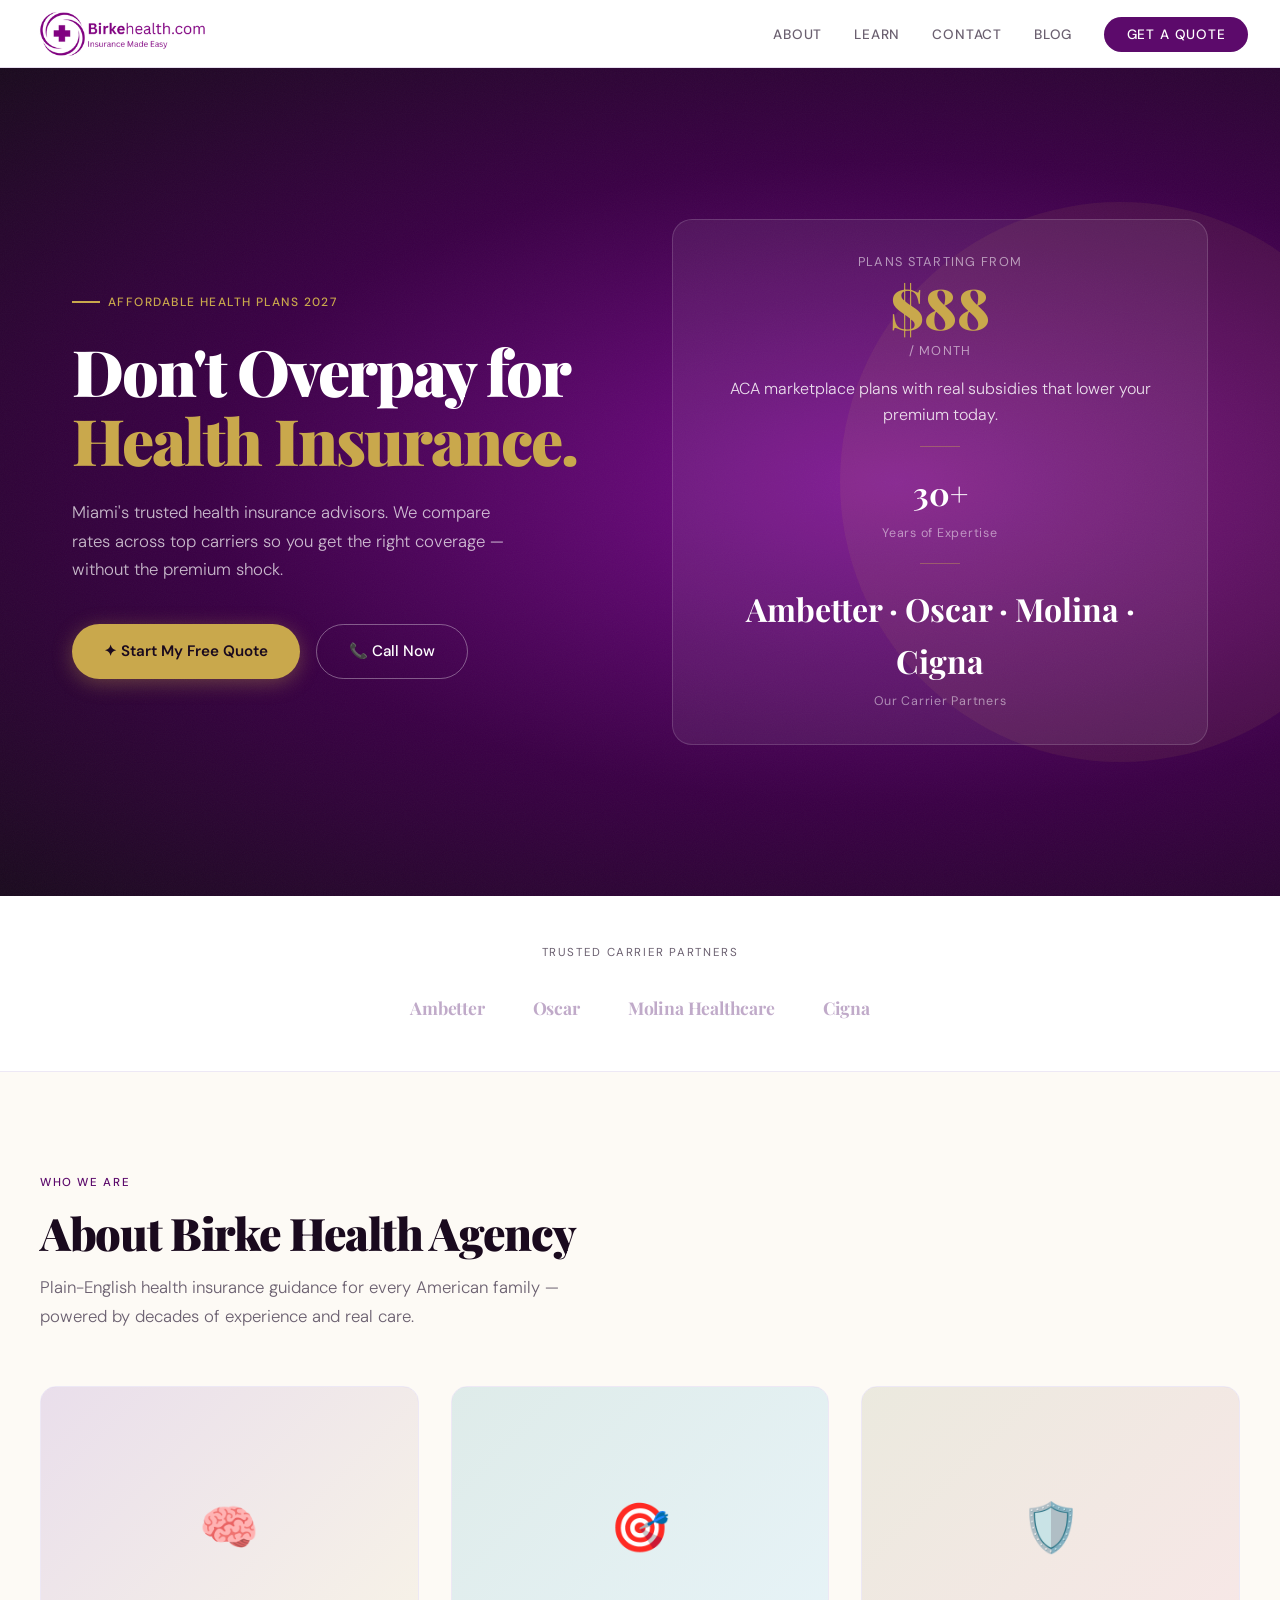
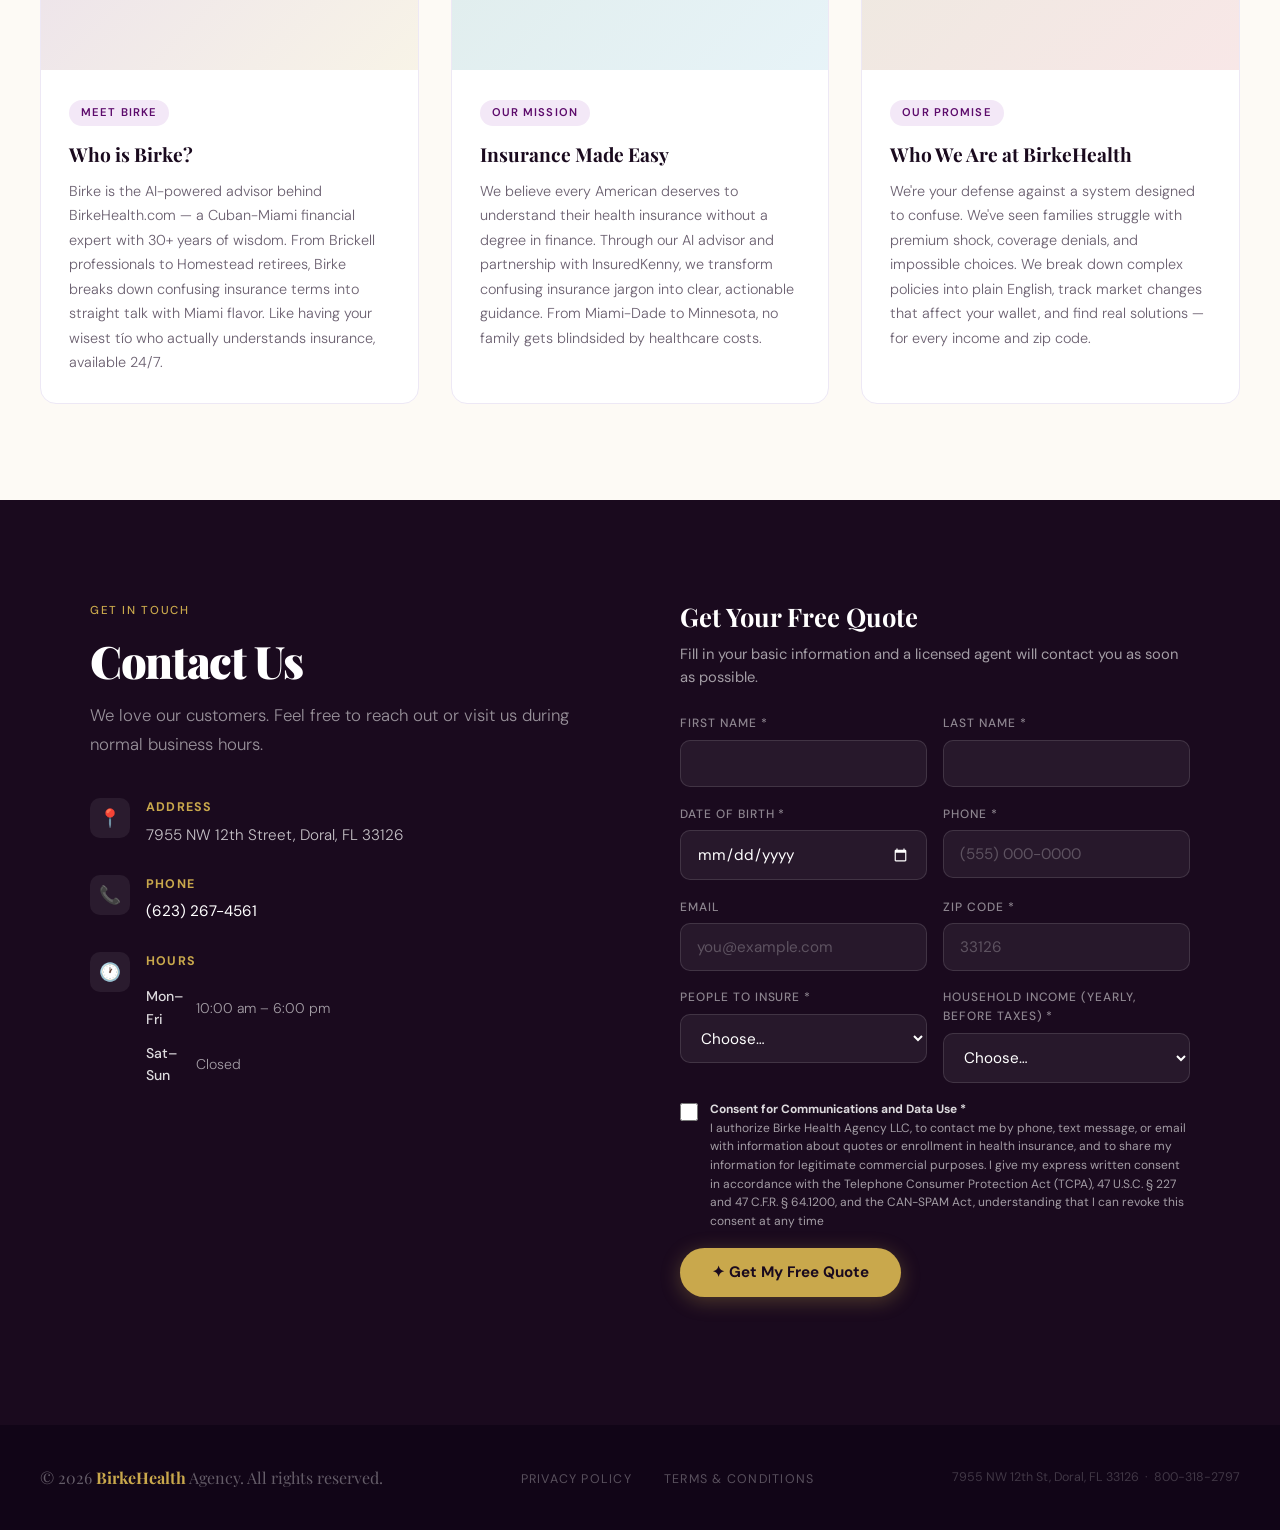
<file: index.html>
<!DOCTYPE html>
<html lang="en">
<head>
  <meta charset="UTF-8">
  <meta name="viewport" content="width=device-width, initial-scale=1.0">
  <title>Birke Health Agency | Affordable ACA Health Plans in Florida</title>
  <meta name="description" content="Compare affordable ACA health insurance plans and save. Free quotes from licensed agents at Birke Health Agency in Doral, FL — serving Miami-Dade and all of Florida.">
  <link rel="canonical" href="https://birkehealth.com/">
  <meta property="og:type" content="website">
  <meta property="og:site_name" content="Birke Health Agency">
  <meta property="og:locale" content="en_US">
  <meta property="og:url" content="https://birkehealth.com/">
  <meta property="og:title" content="Birke Health Agency | Affordable ACA Health Plans in Florida">
  <meta property="og:description" content="Compare affordable ACA health insurance plans and save. Free quotes from licensed agents at Birke Health Agency in Doral, FL — serving Miami-Dade and all of Florida.">
  <meta property="og:image" content="https://birkehealth.com/og-image.png">
  <meta property="og:image:width" content="1200">
  <meta property="og:image:height" content="630">
  <meta name="twitter:card" content="summary_large_image">
  <link rel="preconnect" href="https://fonts.googleapis.com">
  <link rel="preconnect" href="https://fonts.gstatic.com" crossorigin>
  <link href="https://fonts.googleapis.com/css2?family=Playfair+Display:wght@700;900&family=DM+Sans:wght@300;400;500&display=swap" rel="stylesheet">

  <style>
    :root {
      --plum: #5C0A6B;
      --plum-light: #7B0E8F;
      --plum-pale: #f3e8f7;
      --gold: #C9A84C;
      --gold-light: #f0d88a;
      --cream: #FDFAF5;
      --ink: #1A0A1E;
      --muted: #6B6070;
      --white: #ffffff;
      --font-display: 'Playfair Display', Georgia, serif;
      --font-body: 'DM Sans', sans-serif;
    }

    *, *::before, *::after { box-sizing: border-box; margin: 0; padding: 0; }

    html { scroll-behavior: smooth; }

    body {
      font-family: var(--font-body);
      background: var(--cream);
      color: var(--ink);
      font-size: 16px;
      line-height: 1.6;
    }

    /* ─── NAV ─── */
    nav {
      position: sticky;
      top: 0;
      z-index: 100;
      background: var(--white);
      border-bottom: 1px solid #e8dff0;
      padding: 0 2rem;
      display: flex;
      align-items: center;
      justify-content: space-between;
      height: 68px;
    }

    .nav-logo {
      font-family: var(--font-display);
      font-size: 1.3rem;
      color: var(--plum);
      text-decoration: none;
      font-weight: 900;
      letter-spacing: -0.02em;
    }
    .nav-logo span { color: var(--gold); }

    .nav-links {
      display: flex;
      gap: 2rem;
      list-style: none;
    }
    .nav-links a {
      text-decoration: none;
      color: var(--muted);
      font-size: 0.85rem;
      font-weight: 500;
      letter-spacing: 0.06em;
      text-transform: uppercase;
      transition: color 0.2s;
    }
    .nav-links a:hover { color: var(--plum); }

    .nav-cta {
      background: var(--plum);
      color: var(--white) !important;
      padding: 0.55rem 1.4rem;
      border-radius: 50px;
      transition: background 0.2s !important;
    }
    .nav-cta:hover { background: var(--plum-light) !important; color: var(--white) !important; }

    /* ─── HERO ─── */
    .hero {
      position: relative;
      overflow: hidden;
      background: var(--plum);
      min-height: 92vh;
      display: flex;
      align-items: center;
    }

    .hero::before {
      content: '';
      position: absolute;
      inset: 0;
      background: radial-gradient(ellipse at 70% 50%, #7B0E8F 0%, #3a0045 55%, #1A0A1E 100%);
    }

    .hero-noise {
      position: absolute;
      inset: 0;
      opacity: 0.04;
      background-image: url("data:image/svg+xml,%3Csvg viewBox='0 0 200 200' xmlns='http://www.w3.org/2000/svg'%3E%3Cfilter id='n'%3E%3CfeTurbulence type='fractalNoise' baseFrequency='0.9' numOctaves='4'/%3E%3C/filter%3E%3Crect width='100%25' height='100%25' filter='url(%23n)'/%3E%3C/svg%3E");
      background-size: 200px;
    }

    /* decorative circle */
    .hero::after {
      content: '';
      position: absolute;
      right: -120px;
      top: 50%;
      transform: translateY(-50%);
      width: 560px;
      height: 560px;
      border-radius: 50%;
      background: var(--gold);
      opacity: 0.08;
    }

    .hero-inner {
      position: relative;
      z-index: 2;
      max-width: 1200px;
      margin: 0 auto;
      padding: 5rem 2rem;
      display: grid;
      grid-template-columns: 1fr 1fr;
      align-items: center;
      gap: 4rem;
    }

    .hero-label {
      display: inline-flex;
      align-items: center;
      gap: 0.5rem;
      font-size: 0.75rem;
      font-weight: 500;
      letter-spacing: 0.12em;
      text-transform: uppercase;
      color: var(--gold);
      margin-bottom: 1.5rem;
    }
    .hero-label::before {
      content: '';
      display: inline-block;
      width: 28px;
      height: 2px;
      background: var(--gold);
    }

    .hero-title {
      font-family: var(--font-display);
      font-size: clamp(2.8rem, 5vw, 4.5rem);
      font-weight: 900;
      color: var(--white);
      line-height: 1.08;
      letter-spacing: -0.03em;
      margin-bottom: 1.5rem;
    }
    .hero-title em {
      font-style: normal;
      color: var(--gold);
    }

    .hero-sub {
      font-size: 1.05rem;
      color: rgba(255,255,255,0.72);
      max-width: 460px;
      margin-bottom: 2.5rem;
      font-weight: 300;
      line-height: 1.7;
    }

    .hero-actions {
      display: flex;
      flex-wrap: wrap;
      gap: 1rem;
    }

    .btn-primary {
      display: inline-flex;
      align-items: center;
      gap: 0.5rem;
      background: var(--gold);
      color: var(--ink);
      padding: 0.9rem 2rem;
      border-radius: 50px;
      font-weight: 600;
      font-size: 0.95rem;
      text-decoration: none;
      transition: transform 0.2s, box-shadow 0.2s;
      box-shadow: 0 4px 20px rgba(201,168,76,0.35);
    }
    .btn-primary:hover { transform: translateY(-2px); box-shadow: 0 8px 28px rgba(201,168,76,0.45); }

    .btn-outline {
      display: inline-flex;
      align-items: center;
      gap: 0.5rem;
      border: 1.5px solid rgba(255,255,255,0.35);
      color: var(--white);
      padding: 0.9rem 2rem;
      border-radius: 50px;
      font-weight: 500;
      font-size: 0.95rem;
      text-decoration: none;
      transition: border-color 0.2s, background 0.2s;
    }
    .btn-outline:hover { border-color: var(--white); background: rgba(255,255,255,0.08); }

    /* hero price badge */
    .hero-badge {
      background: rgba(255,255,255,0.07);
      border: 1px solid rgba(255,255,255,0.15);
      border-radius: 20px;
      padding: 2rem;
      display: flex;
      flex-direction: column;
      align-items: center;
      text-align: center;
      gap: 0.4rem;
      backdrop-filter: blur(10px);
    }
    .hero-badge .price {
      font-family: var(--font-display);
      font-size: 3.5rem;
      font-weight: 900;
      color: var(--gold);
      line-height: 1;
    }
    .hero-badge .price-label {
      font-size: 0.8rem;
      letter-spacing: 0.1em;
      text-transform: uppercase;
      color: rgba(255,255,255,0.55);
    }
    .hero-badge .price-desc {
      font-size: 1rem;
      color: rgba(255,255,255,0.85);
      font-weight: 300;
      margin-top: 0.5rem;
    }
    .hero-badge .divider {
      width: 40px;
      height: 1px;
      background: var(--gold);
      opacity: 0.4;
      margin: 0.8rem 0;
    }
    .hero-badge .stat {
      font-family: var(--font-display);
      font-size: 2rem;
      font-weight: 700;
      color: var(--white);
    }
    .hero-badge .stat-label {
      font-size: 0.78rem;
      color: rgba(255,255,255,0.5);
      letter-spacing: 0.06em;
    }

    /* ─── PARTNERS ─── */
    .partners {
      background: var(--white);
      padding: 3rem 2rem;
      border-bottom: 1px solid #ede8f5;
    }
    .partners-inner {
      max-width: 1000px;
      margin: 0 auto;
      text-align: center;
    }
    .partners-label {
      font-size: 0.72rem;
      letter-spacing: 0.14em;
      text-transform: uppercase;
      color: var(--muted);
      margin-bottom: 2rem;
    }
    .partners-logos {
      display: flex;
      justify-content: center;
      align-items: center;
      flex-wrap: wrap;
      gap: 3rem;
    }
    .partner-name {
      font-family: var(--font-display);
      font-size: 1.1rem;
      font-weight: 700;
      color: #c0aac9;
      letter-spacing: -0.01em;
      transition: color 0.2s;
      cursor: default;
    }
    .partner-name:hover { color: var(--plum); }

    /* ─── SECTION SHARED ─── */
    section.section {
      padding: 6rem 2rem;
    }
    .section-inner {
      max-width: 1200px;
      margin: 0 auto;
    }
    .section-tag {
      display: inline-block;
      font-size: 0.72rem;
      letter-spacing: 0.14em;
      text-transform: uppercase;
      color: var(--plum);
      margin-bottom: 1rem;
      font-weight: 500;
    }
    .section-heading {
      font-family: var(--font-display);
      font-size: clamp(2rem, 3.5vw, 3rem);
      font-weight: 900;
      color: var(--ink);
      letter-spacing: -0.03em;
      line-height: 1.1;
      margin-bottom: 1rem;
    }
    .section-sub {
      font-size: 1.05rem;
      color: var(--muted);
      font-weight: 300;
      max-width: 560px;
      margin-bottom: 3.5rem;
      line-height: 1.7;
    }

    /* ─── ABOUT CARDS ─── */
    .cards-grid {
      display: grid;
      grid-template-columns: repeat(3, 1fr);
      gap: 2rem;
    }

    .card {
      background: var(--white);
      border: 1px solid #ede8f5;
      border-radius: 16px;
      overflow: hidden;
      transition: transform 0.25s, box-shadow 0.25s;
    }
    .card:hover {
      transform: translateY(-6px);
      box-shadow: 0 16px 40px rgba(92,10,107,0.1);
    }

    .card-img {
      width: 100%;
      aspect-ratio: 4/3;
      object-fit: cover;
      display: block;
      background: var(--plum-pale);
    }

    /* placeholder for cards without images */
    .card-img-placeholder {
      width: 100%;
      aspect-ratio: 4/3;
      display: flex;
      align-items: center;
      justify-content: center;
      font-size: 3rem;
    }
    .card-img-placeholder.bg1 { background: linear-gradient(135deg, #5C0A6B22, #C9A84C22); }
    .card-img-placeholder.bg2 { background: linear-gradient(135deg, #0a6b5c22, #4ca8c922); }
    .card-img-placeholder.bg3 { background: linear-gradient(135deg, #6b5c0a22, #c94c4c22); }

    .card-body {
      padding: 1.75rem;
    }
    .card-badge {
      display: inline-block;
      background: var(--plum-pale);
      color: var(--plum);
      font-size: 0.7rem;
      font-weight: 600;
      letter-spacing: 0.1em;
      text-transform: uppercase;
      padding: 0.25rem 0.75rem;
      border-radius: 50px;
      margin-bottom: 1rem;
    }
    .card h3 {
      font-family: var(--font-display);
      font-size: 1.2rem;
      font-weight: 700;
      color: var(--ink);
      margin-bottom: 0.75rem;
      line-height: 1.3;
    }
    .card p {
      font-size: 0.9rem;
      color: var(--muted);
      line-height: 1.7;
      font-weight: 300;
    }

    /* ─── CONTACT ─── */
    section.contact-section {
      background: var(--ink);
      padding: 6rem 2rem;
    }
    .contact-grid {
      max-width: 1100px;
      margin: 0 auto;
      display: grid;
      grid-template-columns: 1fr 1fr;
      gap: 5rem;
      align-items: start;
    }
    .contact-section .section-tag { color: var(--gold); }
    .contact-section .section-heading { color: var(--white); }
    .contact-section .section-sub { color: rgba(255,255,255,0.55); margin-bottom: 2.5rem; }

    .contact-detail {
      display: flex;
      align-items: flex-start;
      gap: 1rem;
      margin-bottom: 1.75rem;
    }
    .contact-detail-icon {
      width: 40px;
      height: 40px;
      background: rgba(255,255,255,0.07);
      border-radius: 10px;
      display: flex;
      align-items: center;
      justify-content: center;
      font-size: 1.1rem;
      flex-shrink: 0;
    }
    .contact-detail-text strong {
      display: block;
      font-size: 0.78rem;
      text-transform: uppercase;
      letter-spacing: 0.1em;
      color: var(--gold);
      margin-bottom: 0.2rem;
    }
    .contact-detail-text span {
      font-size: 0.95rem;
      color: rgba(255,255,255,0.75);
      font-weight: 300;
    }
    .contact-detail-text a {
      color: var(--white);
      text-decoration: none;
      font-size: 0.95rem;
    }
    .contact-detail-text a:hover { color: var(--gold); }

    .hours-table {
      width: 100%;
      border-collapse: collapse;
      margin-top: 0.5rem;
    }
    .hours-table td {
      padding: 0.35rem 0;
      font-size: 0.88rem;
      color: rgba(255,255,255,0.6);
      font-weight: 300;
    }
    .hours-table td:first-child {
      font-weight: 500;
      color: rgba(255,255,255,0.85);
      width: 50px;
    }

    /* Form */
    .contact-form {
      display: flex;
      flex-direction: column;
      gap: 1.1rem;
    }
    .form-row { display: grid; grid-template-columns: 1fr 1fr; gap: 1rem; }
    .form-group { display: flex; flex-direction: column; gap: 0.4rem; }
    .form-group label {
      font-size: 0.75rem;
      font-weight: 500;
      letter-spacing: 0.08em;
      text-transform: uppercase;
      color: rgba(255,255,255,0.5);
    }
    .form-group input,
    .form-group textarea {
      background: rgba(255,255,255,0.06);
      border: 1px solid rgba(255,255,255,0.12);
      border-radius: 10px;
      padding: 0.8rem 1rem;
      color: var(--white);
      font-family: var(--font-body);
      font-size: 0.95rem;
      transition: border-color 0.2s, background 0.2s;
      outline: none;
      resize: vertical;
    }
    .form-group input::placeholder,
    .form-group textarea::placeholder { color: rgba(255,255,255,0.25); }
    .form-group input:focus,
    .form-group textarea:focus {
      border-color: var(--gold);
      background: rgba(255,255,255,0.09);
    }
    .form-group textarea { min-height: 120px; }

    .btn-form {
      display: inline-flex;
      align-items: center;
      justify-content: center;
      gap: 0.5rem;
      background: var(--gold);
      color: var(--ink);
      padding: 0.9rem 2rem;
      border-radius: 50px;
      font-weight: 700;
      font-size: 0.95rem;
      border: none;
      cursor: pointer;
      transition: transform 0.2s, box-shadow 0.2s;
      font-family: var(--font-body);
      align-self: flex-start;
      box-shadow: 0 4px 20px rgba(201,168,76,0.3);
    }
    .btn-form:hover { transform: translateY(-2px); box-shadow: 0 8px 28px rgba(201,168,76,0.4); }

    /* ─── FOOTER ─── */
    footer {
      background: #110517;
      padding: 2.5rem 2rem;
      text-align: center;
    }
    .footer-inner {
      max-width: 1200px;
      margin: 0 auto;
      display: flex;
      flex-wrap: wrap;
      align-items: center;
      justify-content: space-between;
      gap: 1.5rem;
    }
    .footer-brand {
      font-family: var(--font-display);
      font-size: 1rem;
      color: rgba(255,255,255,0.35);
    }
    .footer-brand strong { color: var(--gold); font-weight: 700; }
    .footer-links {
      display: flex;
      gap: 2rem;
      list-style: none;
    }
    .footer-links a {
      font-size: 0.78rem;
      text-transform: uppercase;
      letter-spacing: 0.1em;
      color: rgba(255,255,255,0.3);
      text-decoration: none;
      transition: color 0.2s;
    }
    .footer-links a:hover { color: var(--gold); }
    .footer-copy {
      font-size: 0.78rem;
      color: rgba(255,255,255,0.2);
    }

    /* ─── ANIMATIONS ─── */
    @keyframes fadeUp {
      from { opacity: 0; transform: translateY(28px); }
      to   { opacity: 1; transform: translateY(0); }
    }
    .fade-up {
      opacity: 0;
      animation: fadeUp 0.7s ease forwards;
    }
    .delay-1 { animation-delay: 0.15s; }
    .delay-2 { animation-delay: 0.3s; }
    .delay-3 { animation-delay: 0.45s; }
    .delay-4 { animation-delay: 0.6s; }

    /* ─── MOBILE ─── */
    .hamburger {
      display: none;
      background: none;
      border: none;
      cursor: pointer;
      padding: 0.5rem;
      flex-direction: column;
      gap: 5px;
    }
    .hamburger span {
      display: block;
      width: 24px;
      height: 2px;
      background: var(--plum);
      transition: all 0.3s;
    }

    @media (max-width: 900px) {
      .hero-inner { grid-template-columns: 1fr; text-align: center; gap: 3rem; }
      .hero-sub { margin: 0 auto 2.5rem; }
      .hero-actions { justify-content: center; }
      .hero-badge { max-width: 320px; margin: 0 auto; }
      .cards-grid { grid-template-columns: 1fr 1fr; }
      .contact-grid { grid-template-columns: 1fr; gap: 3rem; }
    }

    @media (max-width: 640px) {
      .nav-links { display: none; }
      .hamburger { display: flex; }
      .cards-grid { grid-template-columns: 1fr; }
      .form-row { grid-template-columns: 1fr; }
      .footer-inner { flex-direction: column; text-align: center; }
    }

    /* ─── QUOTE FORM ─── */
    .quote-wrap { scroll-margin-top: 90px; }
    .quote-title {
      font-family: var(--font-display);
      font-size: 1.6rem;
      color: var(--white);
      margin-bottom: 0.4rem;
    }
    .quote-intro { color: rgba(255,255,255,0.6); font-size: 0.92rem; margin-bottom: 1.5rem; }
    .form-group select {
      background: rgba(255,255,255,0.06);
      border: 1px solid rgba(255,255,255,0.12);
      border-radius: 10px;
      padding: 0.8rem 1rem;
      color: var(--white);
      font-family: var(--font-body);
      font-size: 0.95rem;
      outline: none;
    }
    .form-group select option { color: var(--ink); }
    .form-group select:focus { border-color: var(--gold); }
    .form-group input[type="date"] { color-scheme: dark; }
    .quote-consent label {
      display: flex;
      gap: 0.75rem;
      align-items: flex-start;
      font-size: 0.75rem;
      line-height: 1.55;
      color: rgba(255,255,255,0.6);
      cursor: pointer;
    }
    .quote-consent strong { color: rgba(255,255,255,0.85); }
    .quote-consent input { margin-top: 0.2rem; width: 18px; height: 18px; flex-shrink: 0; accent-color: var(--gold); }
    .has-error input, .has-error select { border-color: #ff8a80 !important; }
    .field-error { color: #ff8a80; font-size: 0.8rem; }
    .quote-consent .field-error { display: block; margin: 0.4rem 0 0 1.9rem; }
    .quote-status { color: #ff8a80; font-size: 0.9rem; min-height: 1em; }
    .btn-form:disabled { opacity: 0.6; cursor: wait; transform: none; }
    .quote-form[hidden] { display: none !important; }
    .quote-hp { position: absolute; left: -10000px; width: 1px; height: 1px; overflow: hidden; }
    .quote-success a { color: var(--gold-light); }
    .quote-success:not([hidden]) { display: block; }

    /* ─── FORM SUCCESS ─── */
    .form-success {
      display: none;
      background: rgba(201,168,76,0.12);
      border: 1px solid var(--gold);
      border-radius: 12px;
      padding: 1.2rem;
      color: var(--gold);
      font-size: 0.95rem;
      text-align: center;
    }
  </style>
  <script src="tracking.js"></script>
</head>
<body>

  <!-- ═══ NAV ═══ -->
  <nav>
    <a href="#" class="nav-logo-img">
      <img src="[data-uri]" alt="Birkehealth.com – Insurance Made Easy" style="height:48px; width:auto; display:block;">
    </a>
    <ul class="nav-links">
      <li><a href="#about">About</a></li>
      <li><a href="learn.html">Learn</a></li>
      <li><a href="#contact">Contact</a></li>
      <li><a href="/blog/">Blog</a></li>
      <li><a href="#quote" class="nav-cta">Get a Quote</a></li>
    </ul>
    <button class="hamburger" aria-label="Menu" id="menuBtn">
      <span></span><span></span><span></span>
    </button>
  </nav>

  <!-- ═══ HERO ═══ -->
  <section class="hero">
    <div class="hero-noise"></div>
    <div class="hero-inner">
      <div>
        <p class="hero-label fade-up">Affordable Health Plans 2027</p>
        <h1 class="hero-title fade-up delay-1">
          Don't Overpay for<br><em>Health Insurance.</em>
        </h1>
        <p class="hero-sub fade-up delay-2">
          Miami's trusted health insurance advisors. We compare rates across top carriers so you get the right coverage — without the premium shock.
        </p>
        <div class="hero-actions fade-up delay-3">
          <a href="#quote" class="btn-primary">
            ✦ Start My Free Quote
          </a>
          <a href="tel:+16232674561" class="btn-outline">
            📞 Call Now
          </a>
        </div>
      </div>
      <div class="fade-up delay-4">
        <div class="hero-badge">
          <p class="price-label">Plans Starting From</p>
          <p class="price">$88</p>
          <p class="price-label">/ month</p>
          <p class="price-desc">ACA marketplace plans with real subsidies that lower your premium today.</p>
          <div class="divider"></div>
          <p class="stat">30+</p>
          <p class="stat-label">Years of Expertise</p>
          <div class="divider"></div>
          <p class="stat">Ambetter · Oscar · Molina · Cigna</p>
          <p class="stat-label">Our Carrier Partners</p>
        </div>
      </div>
    </div>
  </section>

  <!-- ═══ PARTNERS ═══ -->
  <div class="partners">
    <div class="partners-inner">
      <p class="partners-label">Trusted Carrier Partners</p>
      <div class="partners-logos">
        <span class="partner-name">Ambetter</span>
        <span class="partner-name">Oscar</span>
        <span class="partner-name">Molina Healthcare</span>
        <span class="partner-name">Cigna</span>
      </div>
    </div>
  </div>

  <!-- ═══ ABOUT ═══ -->
  <section class="section" id="about">
    <div class="section-inner">
      <p class="section-tag">Who We Are</p>
      <h2 class="section-heading">About Birke Health Agency</h2>
      <p class="section-sub">Plain-English health insurance guidance for every American family — powered by decades of experience and real care.</p>

      <div class="cards-grid">
        <!-- Card 1 -->
        <div class="card">
          <div class="card-img-placeholder bg1">🧠</div>
          <div class="card-body">
            <span class="card-badge">Meet Birke</span>
            <h3>Who is Birke?</h3>
            <p>Birke is the AI-powered advisor behind BirkeHealth.com — a Cuban-Miami financial expert with 30+ years of wisdom. From Brickell professionals to Homestead retirees, Birke breaks down confusing insurance terms into straight talk with Miami flavor. Like having your wisest tío who actually understands insurance, available 24/7.</p>
          </div>
        </div>
        <!-- Card 2 -->
        <div class="card">
          <div class="card-img-placeholder bg2">🎯</div>
          <div class="card-body">
            <span class="card-badge">Our Mission</span>
            <h3>Insurance Made Easy</h3>
            <p>We believe every American deserves to understand their health insurance without a degree in finance. Through our AI advisor and partnership with InsuredKenny, we transform confusing insurance jargon into clear, actionable guidance. From Miami-Dade to Minnesota, no family gets blindsided by healthcare costs.</p>
          </div>
        </div>
        <!-- Card 3 -->
        <div class="card">
          <div class="card-img-placeholder bg3">🛡️</div>
          <div class="card-body">
            <span class="card-badge">Our Promise</span>
            <h3>Who We Are at BirkeHealth</h3>
            <p>We're your defense against a system designed to confuse. We've seen families struggle with premium shock, coverage denials, and impossible choices. We break down complex policies into plain English, track market changes that affect your wallet, and find real solutions — for every income and zip code.</p>
          </div>
        </div>
      </div>
    </div>
  </section>

  <!-- ═══ CONTACT ═══ -->
  <section class="contact-section" id="contact">
    <div class="contact-grid">
      <!-- Info -->
      <div>
        <p class="section-tag">Get in Touch</p>
        <h2 class="section-heading">Contact Us</h2>
        <p class="section-sub">We love our customers. Feel free to reach out or visit us during normal business hours.</p>

        <div class="contact-detail">
          <div class="contact-detail-icon">📍</div>
          <div class="contact-detail-text">
            <strong>Address</strong>
            <span>7955 NW 12th Street, Doral, FL 33126</span>
          </div>
        </div>

        <div class="contact-detail">
          <div class="contact-detail-icon">📞</div>
          <div class="contact-detail-text">
            <strong>Phone</strong>
            <a href="tel:+16232674561">(623) 267-4561</a>
          </div>
        </div>

        <div class="contact-detail">
          <div class="contact-detail-icon">🕐</div>
          <div class="contact-detail-text">
            <strong>Hours</strong>
            <table class="hours-table">
              <tr><td>Mon–Fri</td><td>10:00 am – 6:00 pm</td></tr>
              <tr><td>Sat–Sun</td><td>Closed</td></tr>
            </table>
          </div>
        </div>
      </div>

      <!-- Quote form -->
      <div id="quote" class="quote-wrap">
        <h3 class="quote-title">Get Your Free Quote</h3>
        <p class="quote-intro">Fill in your basic information and a licensed agent will contact you as soon as possible.</p>
        <form class="contact-form quote-form" data-site="birke" data-lang="en"
              data-endpoint="https://bha-crm.onrender.com/api/public/quote-request" novalidate>
          <div class="form-row">
            <div class="form-group">
              <label for="q-first">First name *</label>
              <input type="text" id="q-first" name="firstName" autocomplete="given-name" maxlength="60">
            </div>
            <div class="form-group">
              <label for="q-last">Last name *</label>
              <input type="text" id="q-last" name="lastName" autocomplete="family-name" maxlength="60">
            </div>
          </div>
          <div class="form-row">
            <div class="form-group">
              <label for="q-dob">Date of birth *</label>
              <input type="date" id="q-dob" name="dob" autocomplete="bday" min="1900-01-01">
            </div>
            <div class="form-group">
              <label for="q-phone">Phone *</label>
              <input type="tel" id="q-phone" name="phone" autocomplete="tel" inputmode="tel" placeholder="(555) 000-0000" maxlength="20">
            </div>
          </div>
          <div class="form-row">
            <div class="form-group">
              <label for="q-email">Email</label>
              <input type="email" id="q-email" name="email" autocomplete="email" placeholder="you@example.com" maxlength="120">
            </div>
            <div class="form-group">
              <label for="q-zip">Zip code *</label>
              <input type="text" id="q-zip" name="zip" autocomplete="postal-code" inputmode="numeric" maxlength="5" placeholder="33126">
            </div>
          </div>
          <div class="form-row">
            <div class="form-group">
              <label for="q-people">People to insure *</label>
              <select id="q-people" name="people">
                <option value="">Choose…</option>
                <option value="1">1 – Individual</option>
                <option value="2">2 – People</option>
                <option value="3+">3 or more – Family plan</option>
              </select>
            </div>
            <div class="form-group">
              <label for="q-income">Household income (yearly, before taxes) *</label>
              <select id="q-income" name="income">
                <option value="">Choose…</option>
                <option value="0-21000">$0 – $21,000</option>
                <option value="21000-45000">$21,000 – $45,000</option>
                <option value="45000-80000">$45,000 – $80,000</option>
                <option value="80000+">$80,000 or more</option>
              </select>
            </div>
          </div>
          <div class="quote-hp" aria-hidden="true">
            <label for="q-company">Company</label>
            <input type="text" id="q-company" name="company" tabindex="-1" autocomplete="off">
          </div>
          <div class="quote-consent">
            <label>
              <input type="checkbox" name="consent">
              <span><strong>Consent for Communications and Data Use *</strong><br>
              I authorize Birke Health Agency LLC, to contact me by phone, text message, or email with information about quotes or enrollment in health insurance, and to share my information for legitimate commercial purposes. I give my express written consent in accordance with the Telephone Consumer Protection Act (TCPA), 47 U.S.C. § 227 and 47 C.F.R. § 64.1200, and the CAN-SPAM Act, understanding that I can revoke this consent at any time</span>
            </label>
          </div>
          <button type="submit" class="btn-form">✦ Get My Free Quote</button>
          <p class="quote-status" role="alert"></p>
        </form>
        <div class="form-success quote-success" tabindex="-1" hidden>
          ✅ Thank you! A licensed agent will contact you soon.<br>
          Need help now? Call <a href="tel:8003182797">800-318-2797</a>.
        </div>
      </div>
    </div>
  </section>

  <!-- ═══ FOOTER ═══ -->
  <footer>
    <div class="footer-inner">
      <p class="footer-brand">© 2026 <strong>BirkeHealth</strong> Agency. All rights reserved.</p>
      <ul class="footer-links">
        <li><a href="/privacy-policy.html">Privacy Policy</a></li>
        <li><a href="/terms-and-conditions.html">Terms &amp; Conditions</a></li>
      </ul>
      <p class="footer-copy">7955 NW 12th St, Doral, FL 33126 &nbsp;·&nbsp; <a href="tel:8003182797" style="color:inherit;text-decoration:none;">800-318-2797</a></p>
    </div>
  </footer>

  <script src="quote-form.js" defer></script>
  <script>
    // Mobile menu (basic toggle)
    document.getElementById('menuBtn').addEventListener('click', function() {
      const links = document.querySelector('.nav-links');
      if (links.style.display === 'flex') {
        links.style.display = 'none';
      } else {
        links.style.display = 'flex';
        links.style.flexDirection = 'column';
        links.style.position = 'absolute';
        links.style.top = '68px';
        links.style.left = '0';
        links.style.right = '0';
        links.style.background = '#fff';
        links.style.padding = '1.5rem 2rem';
        links.style.borderBottom = '1px solid #ede8f5';
        links.style.zIndex = '99';
        links.style.gap = '1.2rem';
      }
    });
  </script>

</body>
</html>
</file>
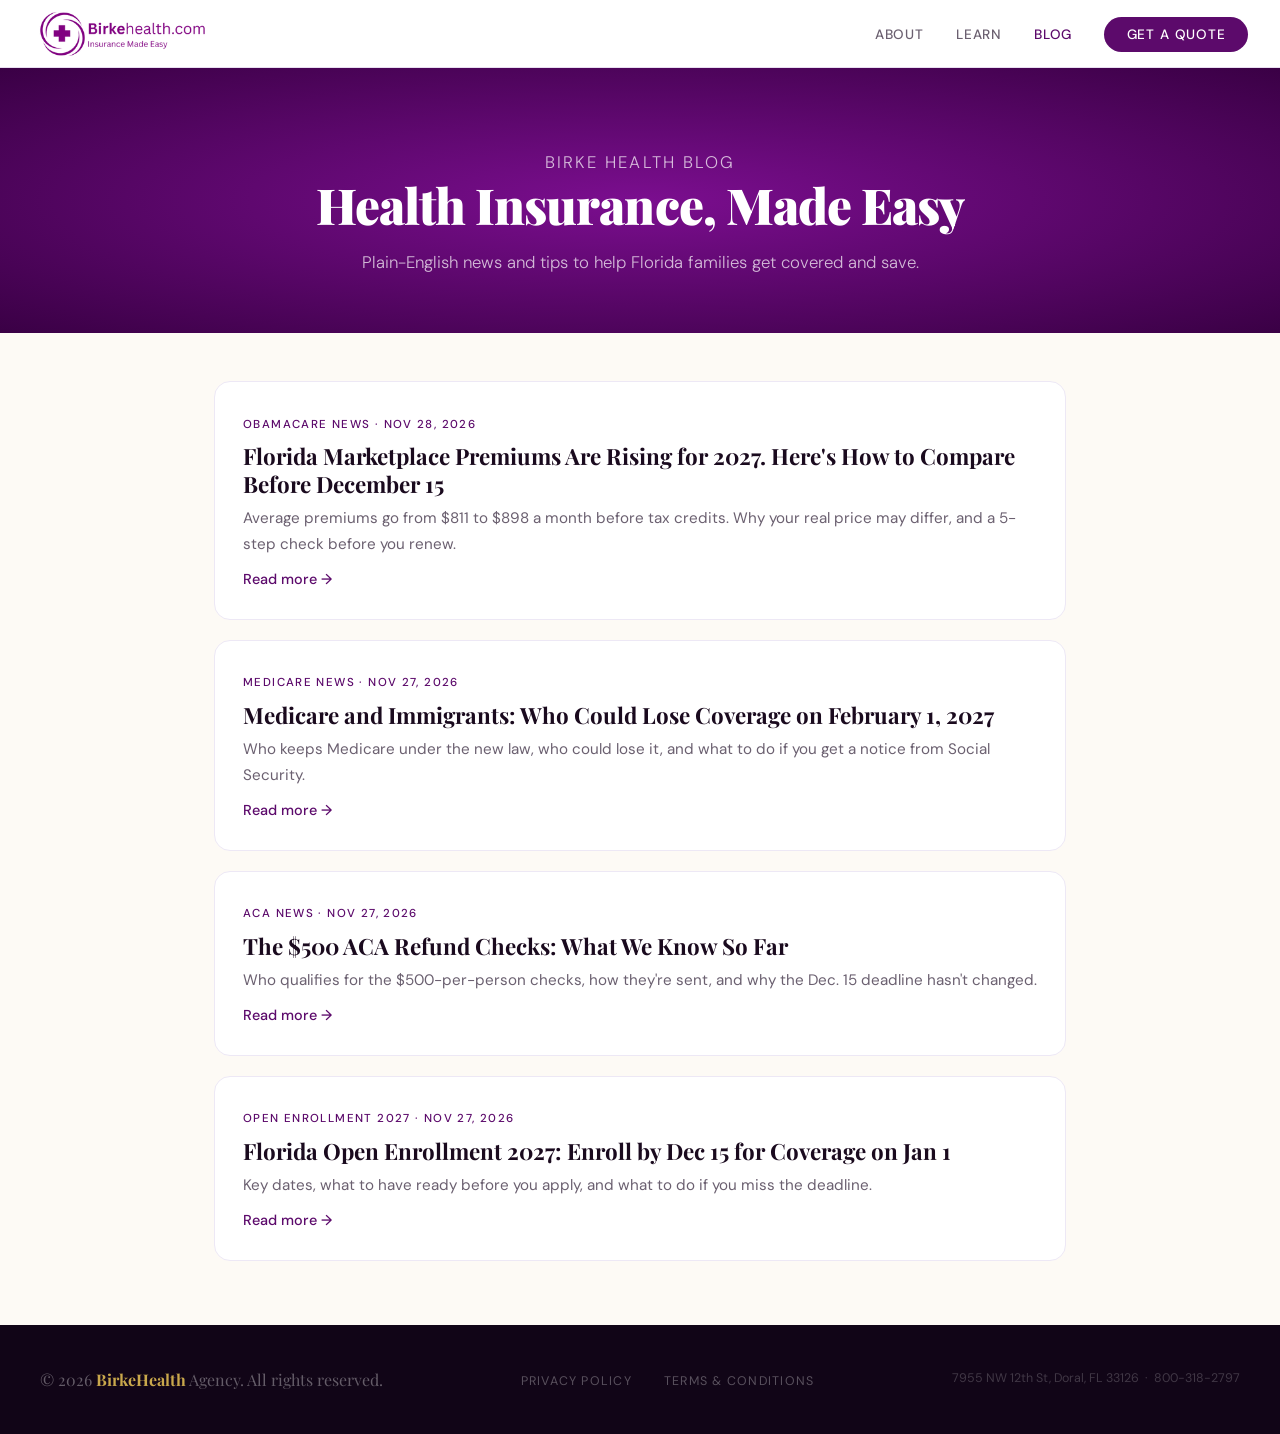
<file: blog/index.html>
<!DOCTYPE html>
<html lang="en">
<head>
  <meta charset="UTF-8">
  <meta name="viewport" content="width=device-width, initial-scale=1.0">
  <title>Health Insurance Blog: ACA Tips for Florida | Birke Health</title>
  <meta name="description" content="Plain-English health insurance news and tips for Florida families: Open Enrollment deadlines, saving on ACA plans, and how to get covered.">
  <link rel="canonical" href="https://birkehealth.com/blog/">
  <meta property="og:type" content="website">
  <meta property="og:site_name" content="Birke Health Agency">
  <meta property="og:locale" content="en_US">
  <meta property="og:url" content="https://birkehealth.com/blog/">
  <meta property="og:title" content="Health Insurance Blog: ACA Tips for Florida | Birke Health">
  <meta property="og:description" content="Plain-English health insurance news and tips for Florida families.">
  <meta property="og:image" content="https://birkehealth.com/og-image.png">
  <meta property="og:image:width" content="1200">
  <meta property="og:image:height" content="630">
  <meta name="twitter:card" content="summary_large_image">
  <link rel="preconnect" href="https://fonts.googleapis.com">
  <link rel="preconnect" href="https://fonts.gstatic.com" crossorigin>
  <link href="https://fonts.googleapis.com/css2?family=Playfair+Display:wght@700;900&family=DM+Sans:wght@300;400;500;700&display=swap" rel="stylesheet">
  <link rel="stylesheet" href="blog.css">
  <script src="../tracking.js"></script>
</head>
<body>

  <nav class="site-nav">
    <a href="/" class="nav-logo-img"><img src="../logo.webp" alt="Birkehealth.com – Insurance Made Easy"></a>
    <ul class="nav-links" id="navLinks">
      <li><a href="../about-us.html">About</a></li>
      <li><a href="../learn.html">Learn</a></li>
      <li><a href="./" class="active">Blog</a></li>
      <li><a href="/#quote" class="nav-cta">Get a Quote</a></li>
    </ul>
    <button class="hamburger" aria-label="Menu" id="menuBtn"><span></span><span></span><span></span></button>
  </nav>

  <header class="page-hero">
    <p class="page-hero-label">Birke Health Blog</p>
    <h1>Health Insurance, Made Easy</h1>
    <p>Plain-English news and tips to help Florida families get covered and save.</p>
  </header>

  <main class="post-list">
    <!-- Newest post first -->
    <a class="post-card" href="florida-2027-premium-increase.html">
      <span class="tag">Obamacare News · Nov 28, 2026</span>
      <h2>Florida Marketplace Premiums Are Rising for 2027. Here's How to Compare Before December 15</h2>
      <p>Average premiums go from $811 to $898 a month before tax credits. Why your real price may differ, and a 5-step check before you renew.</p>
      <span class="more">Read more →</span>
    </a>
    <a class="post-card" href="medicare-immigrants-february-2027.html">
      <span class="tag">Medicare News · Nov 27, 2026</span>
      <h2>Medicare and Immigrants: Who Could Lose Coverage on February 1, 2027</h2>
      <p>Who keeps Medicare under the new law, who could lose it, and what to do if you get a notice from Social Security.</p>
      <span class="more">Read more →</span>
    </a>
    <a class="post-card" href="aca-refund-checks-2026.html">
      <span class="tag">ACA News · Nov 27, 2026</span>
      <h2>The $500 ACA Refund Checks: What We Know So Far</h2>
      <p>Who qualifies for the $500-per-person checks, how they're sent, and why the Dec. 15 deadline hasn't changed.</p>
      <span class="more">Read more →</span>
    </a>
    <a class="post-card" href="open-enrollment-2027-florida-deadlines.html">
      <span class="tag">Open Enrollment 2027 · Nov 27, 2026</span>
      <h2>Florida Open Enrollment 2027: Enroll by Dec 15 for Coverage on Jan 1</h2>
      <p>Key dates, what to have ready before you apply, and what to do if you miss the deadline.</p>
      <span class="more">Read more →</span>
    </a>
  </main>

  <footer>
    <div class="footer-inner">
      <p class="footer-brand">© 2026 <strong>BirkeHealth</strong> Agency. All rights reserved.</p>
      <ul class="footer-links">
        <li><a href="../privacy-policy.html">Privacy Policy</a></li>
        <li><a href="../terms-and-conditions.html">Terms &amp; Conditions</a></li>
      </ul>
      <p class="footer-copy">7955 NW 12th St, Doral, FL 33126 &nbsp;·&nbsp; <a href="tel:8003182797">800-318-2797</a></p>
    </div>
  </footer>

  <script>
    document.getElementById('menuBtn').addEventListener('click', function () {
      document.getElementById('navLinks').classList.toggle('open');
    });
  </script>
</body>
</html>
</file>
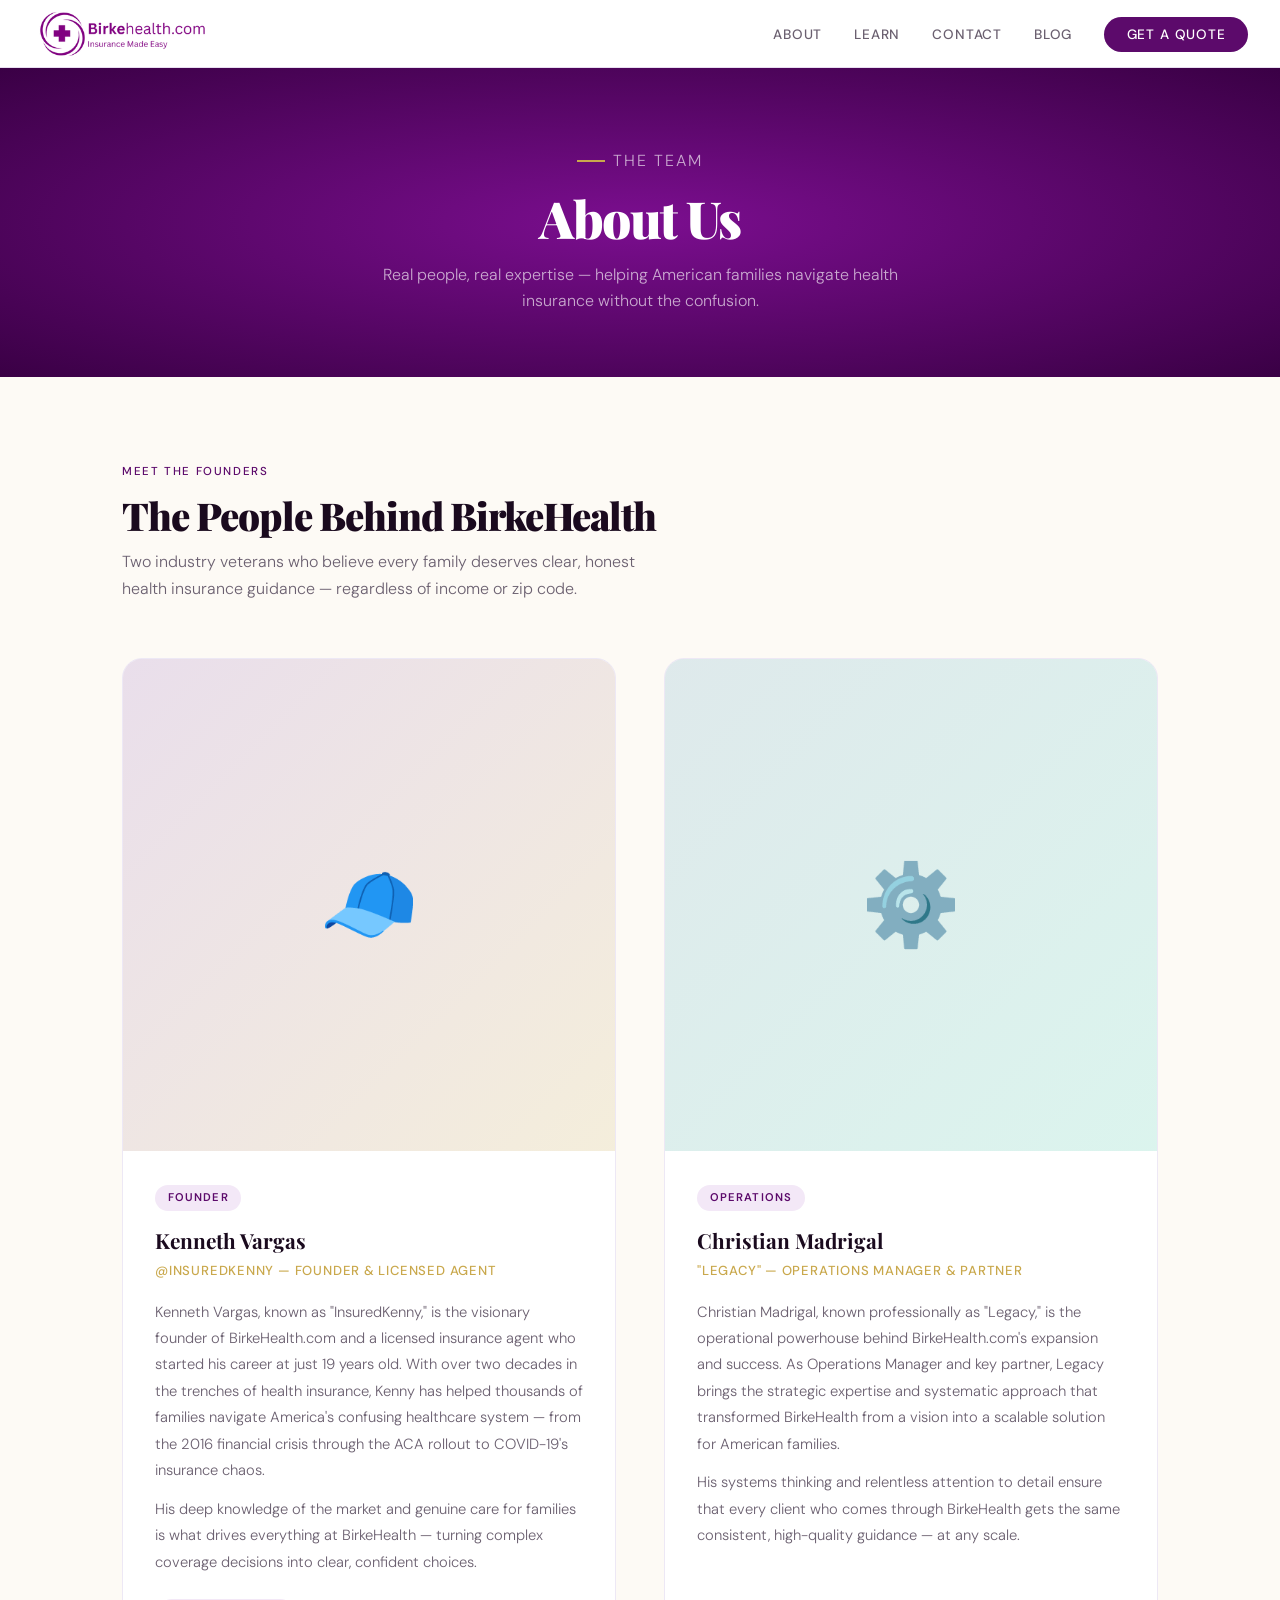
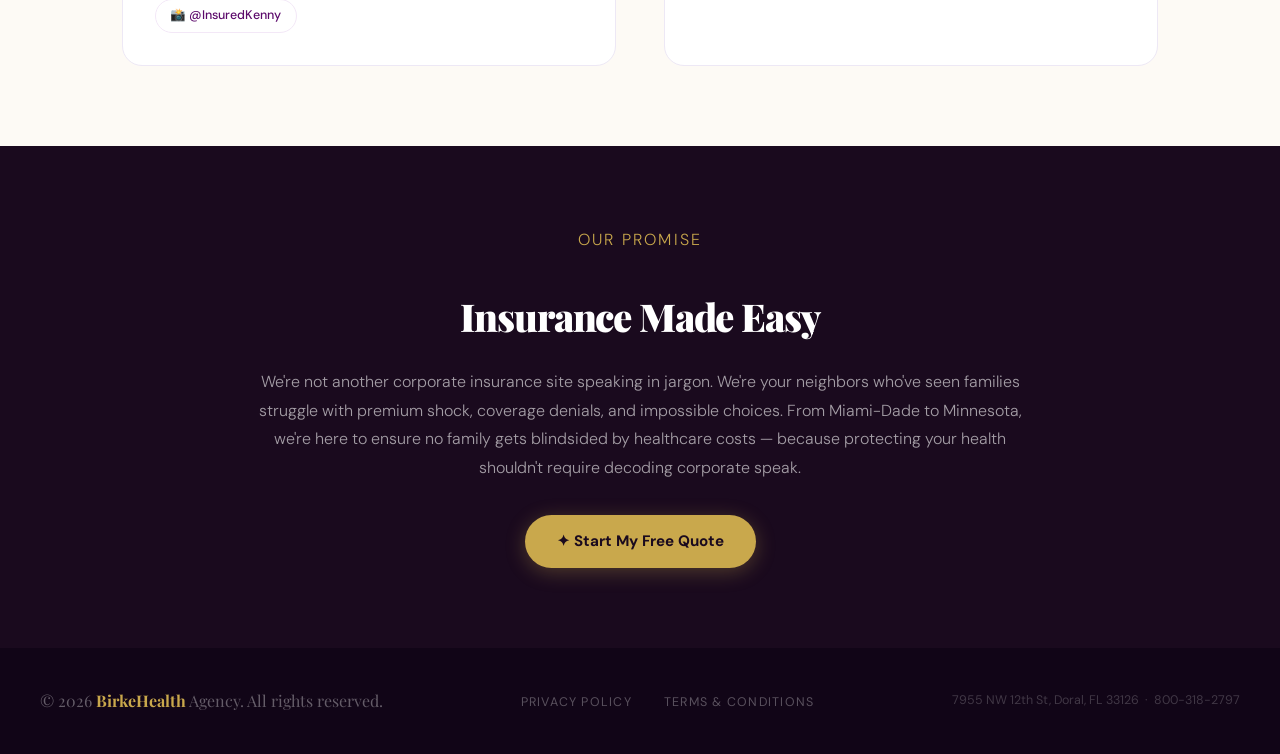
<file: about-us.html>
<!DOCTYPE html>
<html lang="en">
<head>
  <meta charset="UTF-8">
  <meta name="viewport" content="width=device-width, initial-scale=1.0">
  <title>About Us | Birke Health Agency</title>
  <meta name="description" content="Meet the team behind Birke Health Agency — InsuredKenny and Legacy.">
  <link rel="canonical" href="https://birkehealth.com/about-us.html">
  <meta property="og:type" content="website">
  <meta property="og:site_name" content="Birke Health Agency">
  <meta property="og:locale" content="en_US">
  <meta property="og:url" content="https://birkehealth.com/about-us.html">
  <meta property="og:title" content="About Us | Birke Health Agency">
  <meta property="og:description" content="Meet the team behind Birke Health Agency — InsuredKenny and Legacy.">
  <meta property="og:image" content="https://birkehealth.com/og-image.png">
  <meta property="og:image:width" content="1200">
  <meta property="og:image:height" content="630">
  <meta name="twitter:card" content="summary_large_image">
  <link rel="preconnect" href="https://fonts.googleapis.com">
  <link rel="preconnect" href="https://fonts.gstatic.com" crossorigin>
  <link href="https://fonts.googleapis.com/css2?family=Playfair+Display:wght@700;900&family=DM+Sans:wght@300;400;500&display=swap" rel="stylesheet">
  <style>
    :root {
      --plum: #5C0A6B; --plum-light: #7B0E8F; --plum-pale: #f3e8f7;
      --gold: #C9A84C; --cream: #FDFAF5; --ink: #1A0A1E; --muted: #6B6070; --white: #ffffff;
      --font-display: 'Playfair Display', Georgia, serif;
      --font-body: 'DM Sans', sans-serif;
    }
    *, *::before, *::after { box-sizing: border-box; margin: 0; padding: 0; }
    html { scroll-behavior: smooth; }
    body { font-family: var(--font-body); background: var(--cream); color: var(--ink); font-size: 16px; line-height: 1.6; }

    /* NAV */
    nav {
      position: sticky; top: 0; z-index: 100;
      background: var(--white); border-bottom: 1px solid #e8dff0;
      padding: 0 2rem; display: flex; align-items: center;
      justify-content: space-between; height: 68px;
    }
    .nav-logo-img img { height: 48px; width: auto; display: block; }
    .nav-links { display: flex; gap: 2rem; list-style: none; }
    .nav-links a { text-decoration: none; color: var(--muted); font-size: 0.85rem; font-weight: 500; letter-spacing: 0.06em; text-transform: uppercase; transition: color 0.2s; }
    .nav-links a:hover { color: var(--plum); }
    .nav-cta { background: var(--plum); color: var(--white) !important; padding: 0.55rem 1.4rem; border-radius: 50px; transition: background 0.2s !important; }
    .nav-cta:hover { background: var(--plum-light) !important; }

    /* PAGE HERO */
    .page-hero { background: var(--plum); padding: 4rem 2rem; text-align: center; position: relative; overflow: hidden; }
    .page-hero::before { content: ''; position: absolute; inset: 0; background: radial-gradient(ellipse at 50% 50%, #7B0E8F 0%, #3a0045 100%); }
    .page-hero-inner { position: relative; z-index: 2; }
    .page-hero-label { display: inline-flex; align-items: center; gap: 0.5rem; font-size: 0.75rem; font-weight: 500; letter-spacing: 0.12em; text-transform: uppercase; color: var(--gold); margin-bottom: 1rem; }
    .page-hero-label::before { content: ''; display: inline-block; width: 28px; height: 2px; background: var(--gold); }
    .page-hero h1 { font-family: var(--font-display); font-size: clamp(2rem, 4vw, 3.2rem); font-weight: 900; color: var(--white); letter-spacing: -0.03em; line-height: 1.1; }
    .page-hero p { color: rgba(255,255,255,0.65); font-size: 1rem; font-weight: 300; margin-top: 1rem; max-width: 520px; margin-left: auto; margin-right: auto; }

    /* TEAM SECTION */
    .team-section { max-width: 1100px; margin: 0 auto; padding: 5rem 2rem; }

    .section-tag { display: inline-block; font-size: 0.72rem; letter-spacing: 0.14em; text-transform: uppercase; color: var(--plum); margin-bottom: 0.75rem; font-weight: 500; }
    .section-heading { font-family: var(--font-display); font-size: clamp(1.8rem, 3vw, 2.6rem); font-weight: 900; color: var(--ink); letter-spacing: -0.03em; line-height: 1.1; margin-bottom: 0.75rem; }
    .section-sub { font-size: 1rem; color: var(--muted); font-weight: 300; max-width: 560px; margin-bottom: 3.5rem; line-height: 1.7; }

    /* TEAM CARDS */
    .team-grid { display: grid; grid-template-columns: 1fr 1fr; gap: 3rem; }

    .team-card { background: var(--white); border: 1px solid #ede8f5; border-radius: 20px; overflow: hidden; transition: transform 0.25s, box-shadow 0.25s; }
    .team-card:hover { transform: translateY(-6px); box-shadow: 0 20px 50px rgba(92,10,107,0.1); }

    .team-card-img {
      width: 100%; aspect-ratio: 1 / 1; object-fit: cover; display: block;
      background: linear-gradient(135deg, var(--plum-pale), #e8f0f7);
    }

    /* placeholder avatar when no real image */
    .team-avatar-placeholder {
      width: 100%; aspect-ratio: 1 / 1;
      display: flex; align-items: center; justify-content: center;
      font-size: 5rem;
    }
    .bg-kenny { background: linear-gradient(135deg, #5C0A6B22, #C9A84C33); }
    .bg-legacy { background: linear-gradient(135deg, #0a5c6b22, #4cc9a833); }

    .team-card-body { padding: 2rem; }

    .team-badge { display: inline-block; background: var(--plum-pale); color: var(--plum); font-size: 0.7rem; font-weight: 600; letter-spacing: 0.1em; text-transform: uppercase; padding: 0.25rem 0.8rem; border-radius: 50px; margin-bottom: 1rem; }

    .team-card h2 { font-family: var(--font-display); font-size: 1.3rem; font-weight: 700; color: var(--ink); margin-bottom: 0.3rem; line-height: 1.3; }
    .team-card .team-title { font-size: 0.82rem; color: var(--gold); font-weight: 500; letter-spacing: 0.06em; text-transform: uppercase; margin-bottom: 1rem; }
    .team-card p { font-size: 0.92rem; color: var(--muted); line-height: 1.8; font-weight: 300; }

    .team-social { margin-top: 1.5rem; display: flex; gap: 0.75rem; }
    .team-social a {
      display: inline-flex; align-items: center; gap: 0.4rem;
      font-size: 0.78rem; font-weight: 500; color: var(--plum);
      text-decoration: none; border: 1px solid var(--plum-pale);
      padding: 0.35rem 0.9rem; border-radius: 50px;
      transition: background 0.2s, border-color 0.2s;
    }
    .team-social a:hover { background: var(--plum-pale); border-color: var(--plum); }

    /* MISSION STRIP */
    .mission-strip {
      background: var(--ink);
      padding: 5rem 2rem;
      text-align: center;
    }
    .mission-strip-inner { max-width: 780px; margin: 0 auto; }
    .mission-strip .section-tag { color: var(--gold); }
    .mission-strip h2 { font-family: var(--font-display); font-size: clamp(1.8rem, 3vw, 2.6rem); font-weight: 900; color: var(--white); letter-spacing: -0.03em; margin-bottom: 1.25rem; }
    .mission-strip p { color: rgba(255,255,255,0.6); font-size: 1rem; font-weight: 300; line-height: 1.8; margin-bottom: 2rem; }
    .btn-gold {
      display: inline-flex; align-items: center; gap: 0.5rem;
      background: var(--gold); color: var(--ink); padding: 0.9rem 2rem;
      border-radius: 50px; font-weight: 700; font-size: 0.95rem;
      text-decoration: none; transition: transform 0.2s, box-shadow 0.2s;
      box-shadow: 0 4px 20px rgba(201,168,76,0.3);
    }
    .btn-gold:hover { transform: translateY(-2px); box-shadow: 0 8px 28px rgba(201,168,76,0.4); }

    /* FOOTER */
    footer { background: #110517; padding: 2.5rem 2rem; }
    .footer-inner { max-width: 1200px; margin: 0 auto; display: flex; flex-wrap: wrap; align-items: center; justify-content: space-between; gap: 1.5rem; }
    .footer-brand { font-family: var(--font-display); font-size: 1rem; color: rgba(255,255,255,0.35); }
    .footer-brand strong { color: var(--gold); }
    .footer-links { display: flex; gap: 2rem; list-style: none; }
    .footer-links a { font-size: 0.78rem; text-transform: uppercase; letter-spacing: 0.1em; color: rgba(255,255,255,0.3); text-decoration: none; transition: color 0.2s; }
    .footer-links a:hover { color: var(--gold); }
    .footer-copy { font-size: 0.78rem; color: rgba(255,255,255,0.2); }

    /* MOBILE */
    .hamburger { display: none; background: none; border: none; cursor: pointer; padding: 0.5rem; flex-direction: column; gap: 5px; }
    .hamburger span { display: block; width: 24px; height: 2px; background: var(--plum); }
    @media (max-width: 768px) {
      .team-grid { grid-template-columns: 1fr; }
    }
    @media (max-width: 640px) {
      .nav-links { display: none; }
      .hamburger { display: flex; }
      .footer-inner { flex-direction: column; text-align: center; }
    }
  </style>
  <script src="tracking.js"></script>
</head>
<body>

  <!-- NAV -->
  <nav>
    <a href="index.html" class="nav-logo-img">
      <img src="[data-uri]" alt="Birkehealth.com – Insurance Made Easy">
    </a>
    <ul class="nav-links">
      <li><a href="index.html#about">About</a></li>
      <li><a href="learn.html">Learn</a></li>
      <li><a href="index.html#contact">Contact</a></li>
      <li><a href="/blog/">Blog</a></li>
      <li><a href="/#quote" class="nav-cta">Get a Quote</a></li>
    </ul>
    <button class="hamburger" aria-label="Menu" id="menuBtn">
      <span></span><span></span><span></span>
    </button>
  </nav>

  <!-- HERO -->
  <div class="page-hero">
    <div class="page-hero-inner">
      <p class="page-hero-label">The Team</p>
      <h1>About Us</h1>
      <p>Real people, real expertise — helping American families navigate health insurance without the confusion.</p>
    </div>
  </div>

  <!-- TEAM -->
  <div class="team-section">
    <p class="section-tag">Meet the Founders</p>
    <h2 class="section-heading">The People Behind BirkeHealth</h2>
    <p class="section-sub">Two industry veterans who believe every family deserves clear, honest health insurance guidance — regardless of income or zip code.</p>

    <div class="team-grid">

      <!-- Kenny -->
      <div class="team-card">
        <div class="team-avatar-placeholder bg-kenny">🧢</div>
        <div class="team-card-body">
          <span class="team-badge">Founder</span>
          <h2>Kenneth Vargas</h2>
          <p class="team-title">@InsuredKenny — Founder &amp; Licensed Agent</p>
          <p>Kenneth Vargas, known as "InsuredKenny," is the visionary founder of BirkeHealth.com and a licensed insurance agent who started his career at just 19 years old. With over two decades in the trenches of health insurance, Kenny has helped thousands of families navigate America's confusing healthcare system — from the 2016 financial crisis through the ACA rollout to COVID-19's insurance chaos.</p>
          <p style="margin-top:0.75rem;">His deep knowledge of the market and genuine care for families is what drives everything at BirkeHealth — turning complex coverage decisions into clear, confident choices.</p>
          <div class="team-social">
            <a href="https://www.instagram.com/insuredkenny" target="_blank">📸 @InsuredKenny</a>
          </div>
        </div>
      </div>

      <!-- Christian -->
      <div class="team-card">
        <div class="team-avatar-placeholder bg-legacy">⚙️</div>
        <div class="team-card-body">
          <span class="team-badge">Operations</span>
          <h2>Christian Madrigal</h2>
          <p class="team-title">"Legacy" — Operations Manager &amp; Partner</p>
          <p>Christian Madrigal, known professionally as "Legacy," is the operational powerhouse behind BirkeHealth.com's expansion and success. As Operations Manager and key partner, Legacy brings the strategic expertise and systematic approach that transformed BirkeHealth from a vision into a scalable solution for American families.</p>
          <p style="margin-top:0.75rem;">His systems thinking and relentless attention to detail ensure that every client who comes through BirkeHealth gets the same consistent, high-quality guidance — at any scale.</p>
        </div>
      </div>

    </div>
  </div>

  <!-- MISSION STRIP -->
  <div class="mission-strip">
    <div class="mission-strip-inner">
      <p class="section-tag">Our Promise</p>
      <h2>Insurance Made Easy</h2>
      <p>We're not another corporate insurance site speaking in jargon. We're your neighbors who've seen families struggle with premium shock, coverage denials, and impossible choices. From Miami-Dade to Minnesota, we're here to ensure no family gets blindsided by healthcare costs — because protecting your health shouldn't require decoding corporate speak.</p>
      <a href="/#quote" class="btn-gold">✦ Start My Free Quote</a>
    </div>
  </div>

  <!-- FOOTER -->
  <footer>
    <div class="footer-inner">
      <p class="footer-brand">© 2026 <strong>BirkeHealth</strong> Agency. All rights reserved.</p>
      <ul class="footer-links">
        <li><a href="privacy-policy.html">Privacy Policy</a></li>
        <li><a href="terms-and-conditions.html">Terms &amp; Conditions</a></li>
      </ul>
      <p class="footer-copy">7955 NW 12th St, Doral, FL 33126 &nbsp;·&nbsp; <a href="tel:8003182797" style="color:inherit;text-decoration:none;">800-318-2797</a></p>
    </div>
  </footer>

  <script>
    document.getElementById('menuBtn').addEventListener('click', function() {
      const links = document.querySelector('.nav-links');
      if (links.style.display === 'flex') {
        links.style.display = 'none';
      } else {
        Object.assign(links.style, { display:'flex', flexDirection:'column', position:'absolute', top:'68px', left:'0', right:'0', background:'#fff', padding:'1.5rem 2rem', borderBottom:'1px solid #ede8f5', zIndex:'99', gap:'1.2rem' });
      }
    });
  </script>
</body>
</html>
</file>
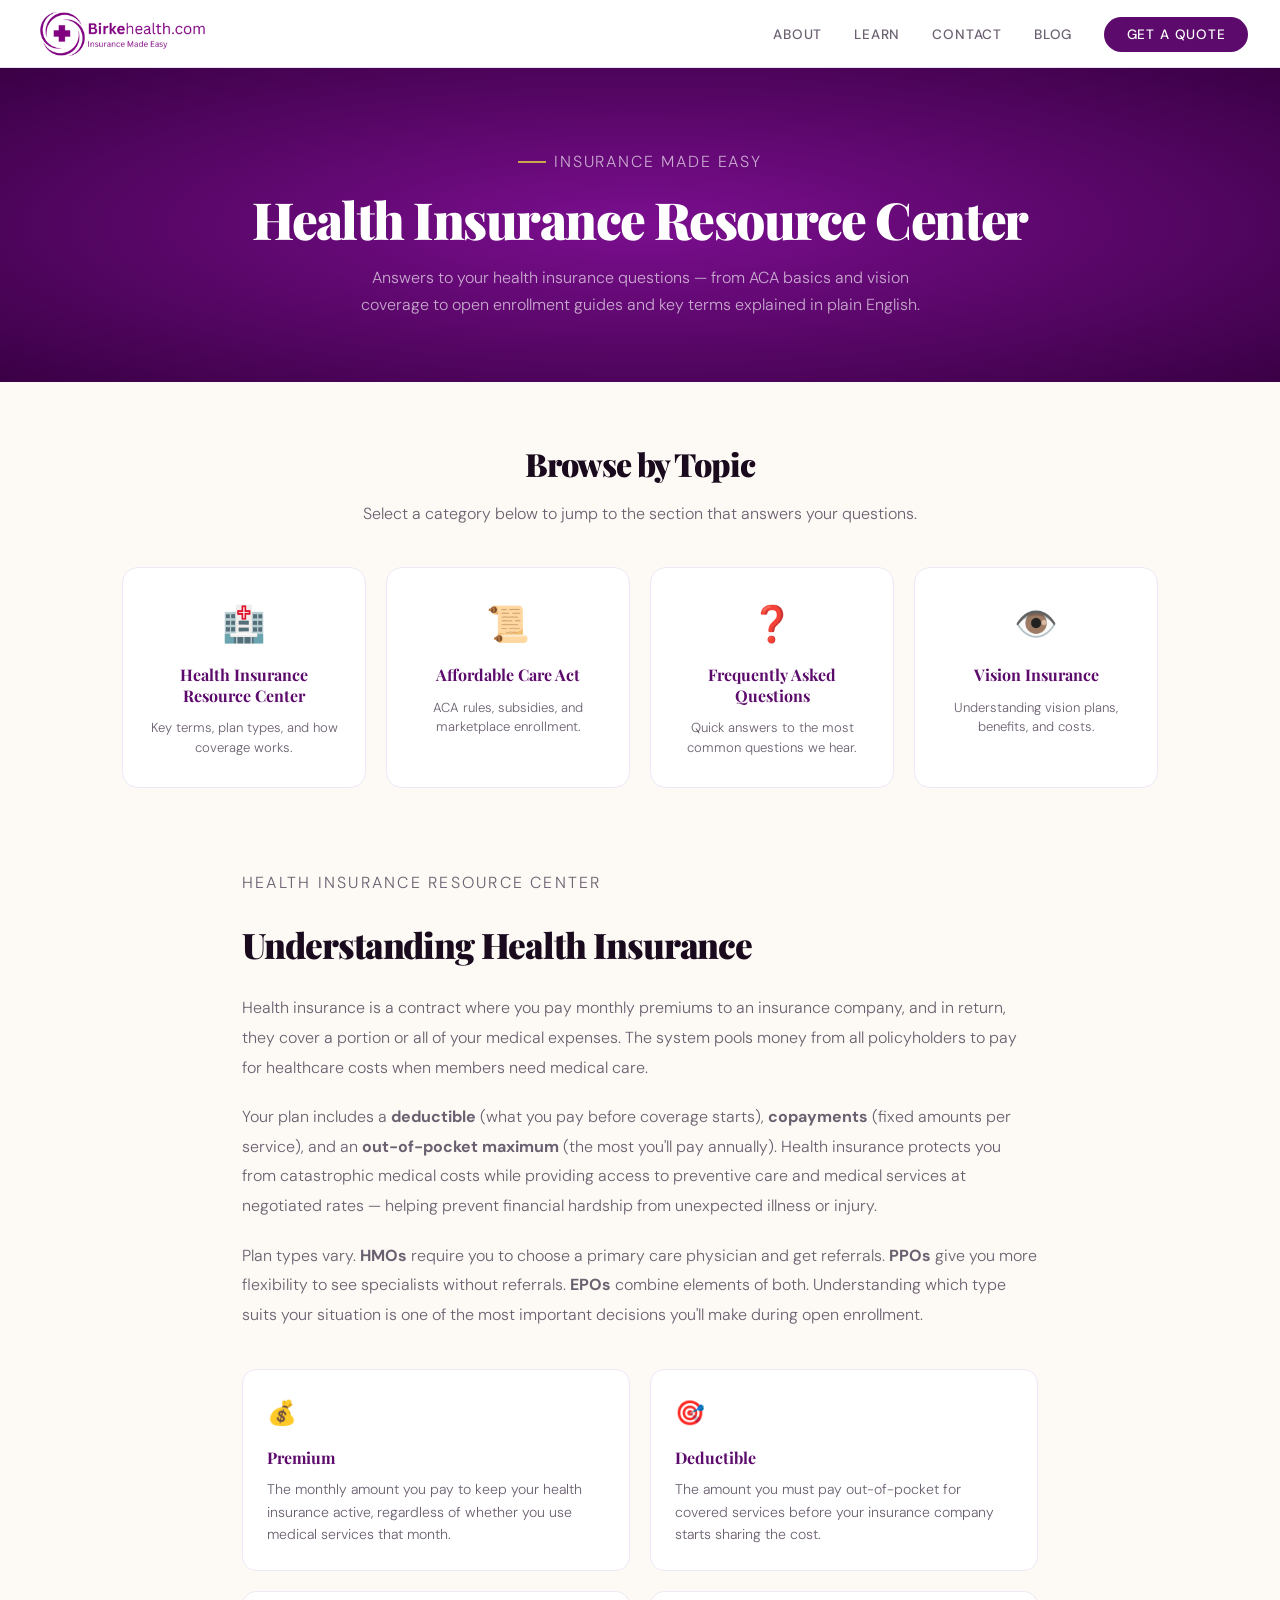
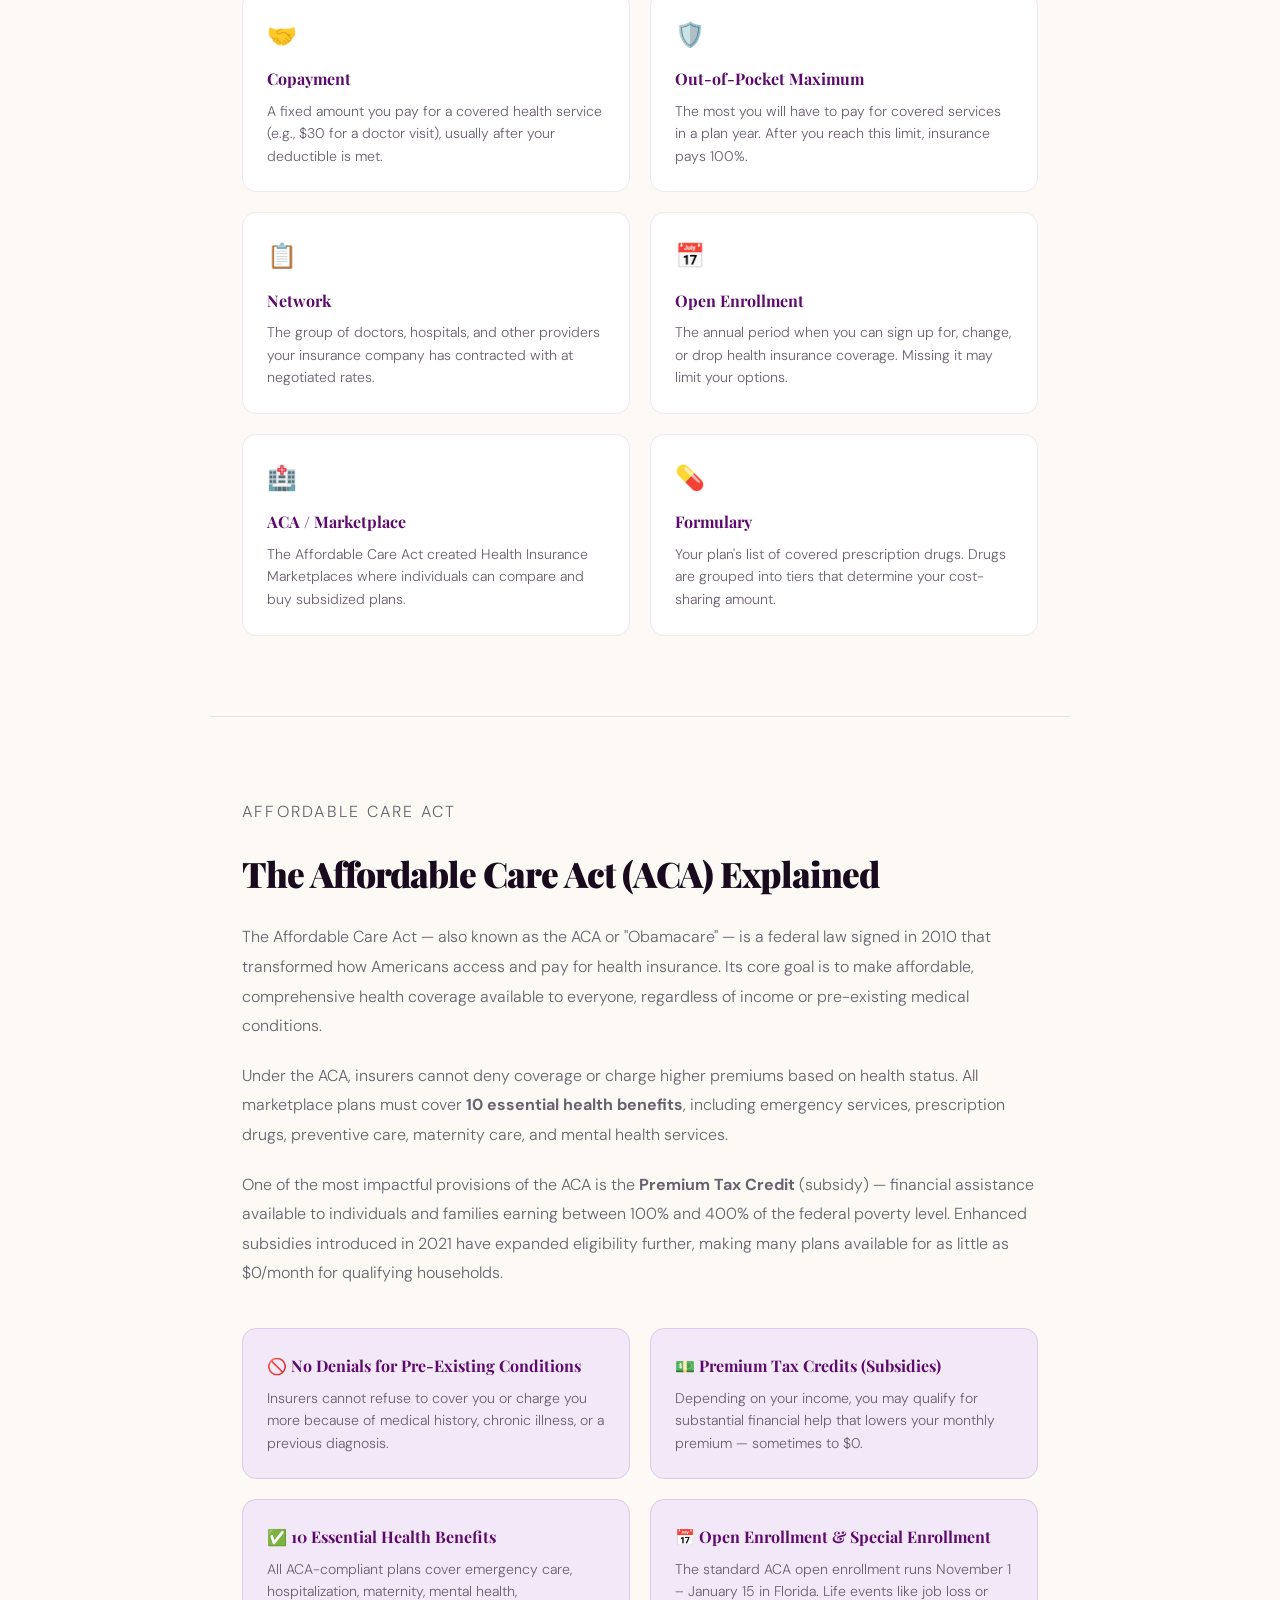
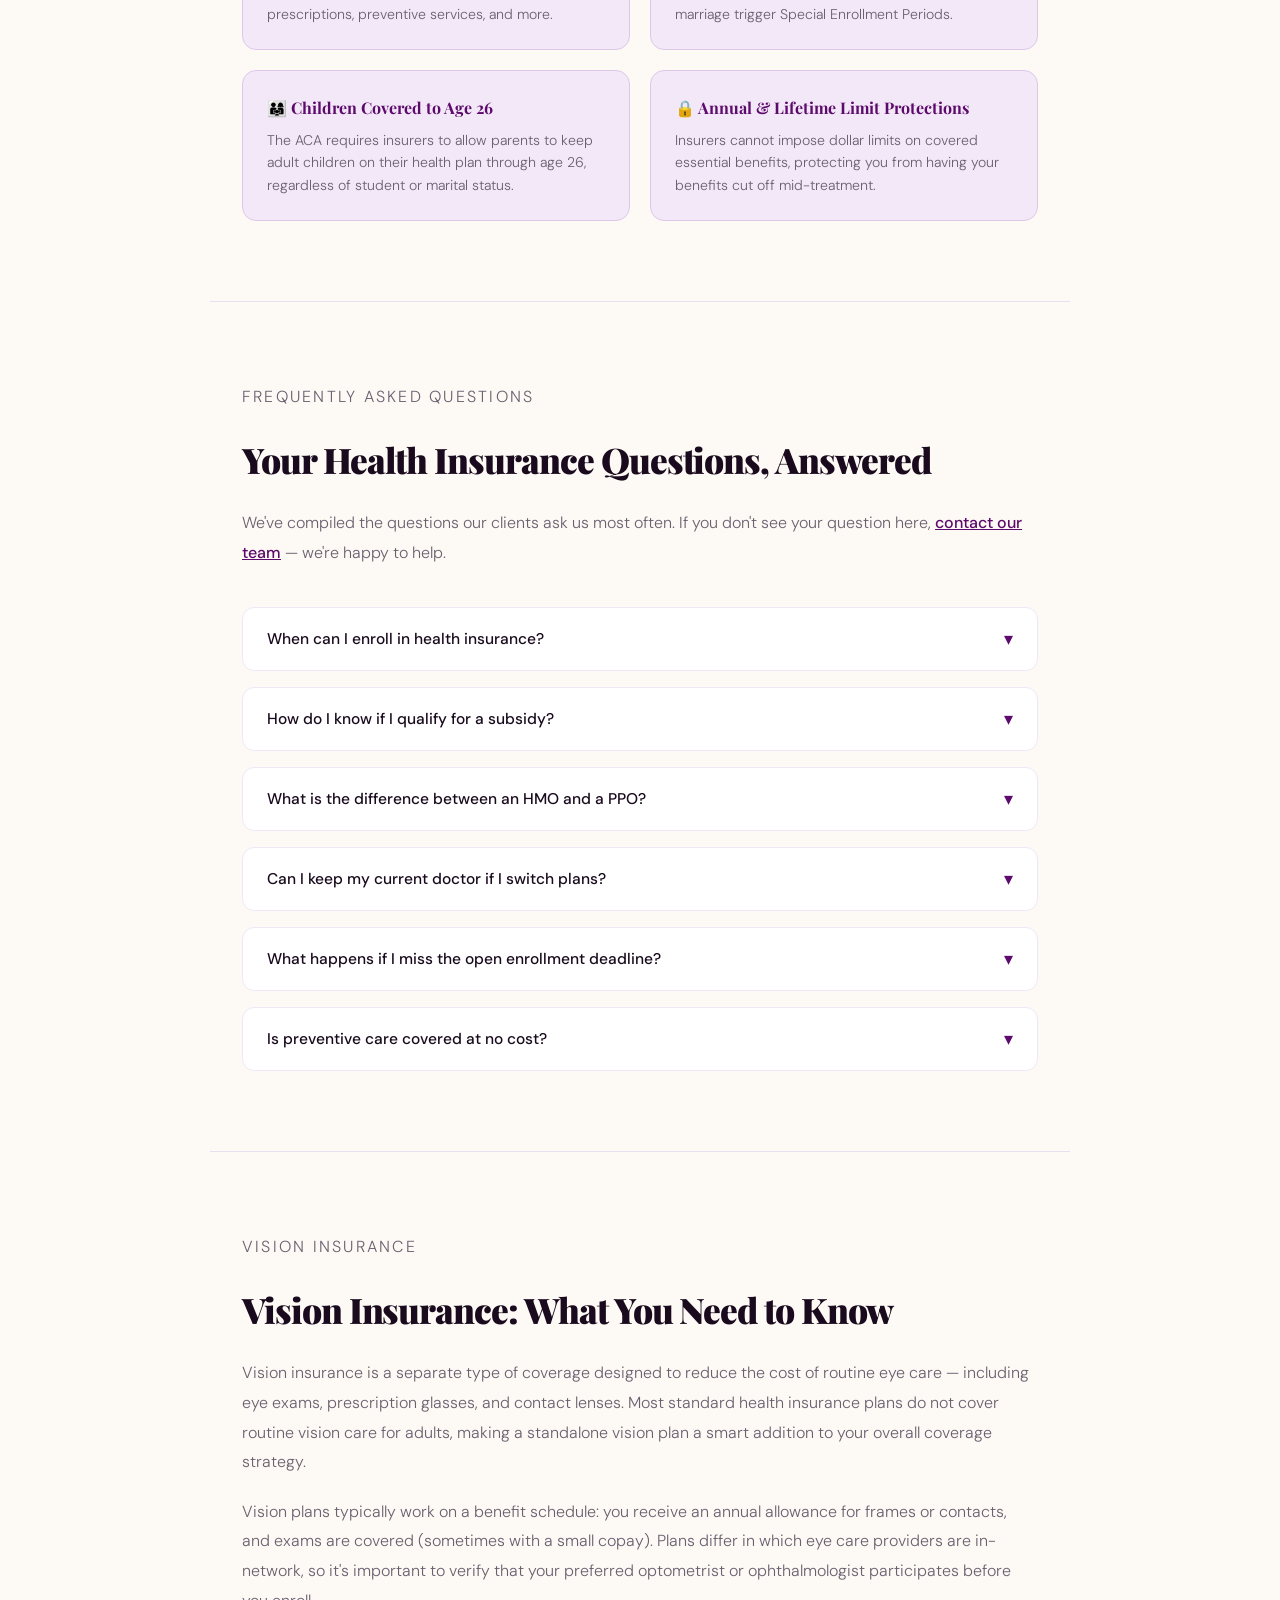
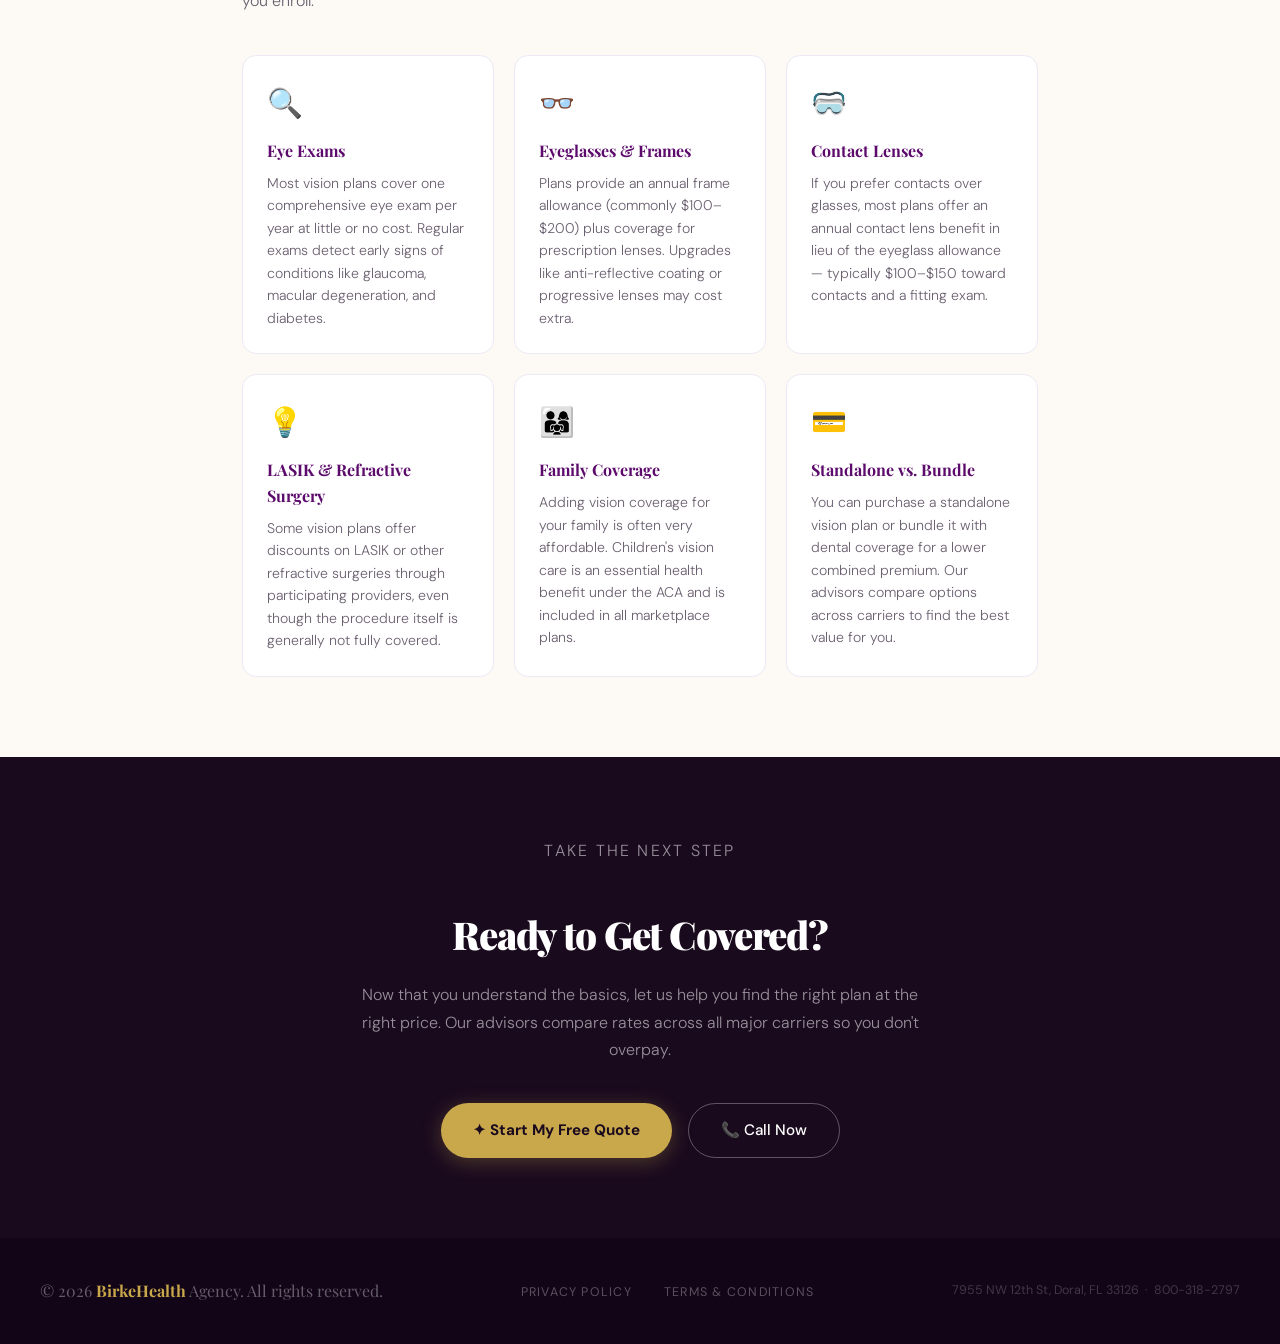
<file: learn.html>
<!DOCTYPE html>
<html lang="en">
<head>
  <meta charset="UTF-8">
  <meta name="viewport" content="width=device-width, initial-scale=1.0">
  <title>Health Insurance Resource Center | Birke Health Agency</title>
  <meta name="description" content="Your health insurance resource center — learn about the Affordable Care Act, get answers to frequently asked questions, explore vision insurance options, and more from Birke Health Agency.">
  <link rel="canonical" href="https://birkehealth.com/learn.html">
  <meta property="og:type" content="website">
  <meta property="og:site_name" content="Birke Health Agency">
  <meta property="og:locale" content="en_US">
  <meta property="og:url" content="https://birkehealth.com/learn.html">
  <meta property="og:title" content="Health Insurance Resource Center | Birke Health Agency">
  <meta property="og:description" content="Your health insurance resource center — learn about the Affordable Care Act, get answers to frequently asked questions, explore vision insurance options, and more from Birke Health Agency.">
  <meta property="og:image" content="https://birkehealth.com/og-image.png">
  <meta property="og:image:width" content="1200">
  <meta property="og:image:height" content="630">
  <meta name="twitter:card" content="summary_large_image">
  <meta name="keywords" content="health insurance, affordable care act, ACA, open enrollment, vision insurance, health insurance FAQ, health plan, Birke Health Agency, Miami health insurance">
  <meta name="robots" content="index, follow">

  <!-- Open Graph -->

  <!-- Schema: BreadcrumbList + FAQPage injected via JSON-LD below -->

  <link rel="preconnect" href="https://fonts.googleapis.com">
  <link rel="preconnect" href="https://fonts.gstatic.com" crossorigin>
  <link href="https://fonts.googleapis.com/css2?family=Playfair+Display:wght@700;900&family=DM+Sans:wght@300;400;500&display=swap" rel="stylesheet">
  <style>
    :root {
      --plum: #5C0A6B; --plum-light: #7B0E8F; --plum-pale: #f3e8f7;
      --gold: #C9A84C; --cream: #FDFAF5; --ink: #1A0A1E; --muted: #6B6070; --white: #ffffff;
      --font-display: 'Playfair Display', Georgia, serif;
      --font-body: 'DM Sans', sans-serif;
    }
    *, *::before, *::after { box-sizing: border-box; margin: 0; padding: 0; }
    html { scroll-behavior: smooth; }
    body { font-family: var(--font-body); background: var(--cream); color: var(--ink); font-size: 16px; line-height: 1.6; }

    /* NAV — scoped to .site-nav so category card nav is not affected */
    .site-nav { position: sticky; top: 0; z-index: 100; background: var(--white); border-bottom: 1px solid #e8dff0; padding: 0 2rem; display: flex; align-items: center; justify-content: space-between; height: 68px; }
    .nav-logo-img img { height: 48px; width: auto; display: block; }
    .nav-links { display: flex; gap: 2rem; list-style: none; }
    .nav-links a { text-decoration: none; color: var(--muted); font-size: 0.85rem; font-weight: 500; letter-spacing: 0.06em; text-transform: uppercase; transition: color 0.2s; }
    .nav-links a:hover { color: var(--plum); }
    .nav-cta { background: var(--plum); color: var(--white) !important; padding: 0.55rem 1.4rem; border-radius: 50px; transition: background 0.2s !important; }
    .nav-cta:hover { background: var(--plum-light) !important; }

    /* PAGE HERO */
    .page-hero { background: var(--plum); padding: 4rem 2rem; text-align: center; position: relative; overflow: hidden; }
    .page-hero::before { content: ''; position: absolute; inset: 0; background: radial-gradient(ellipse at 50% 50%, #7B0E8F 0%, #3a0045 100%); }
    .page-hero-inner { position: relative; z-index: 2; }
    .page-hero-label { display: inline-flex; align-items: center; gap: 0.5rem; font-size: 0.75rem; font-weight: 500; letter-spacing: 0.12em; text-transform: uppercase; color: var(--gold); margin-bottom: 1rem; }
    .page-hero-label::before { content: ''; display: inline-block; width: 28px; height: 2px; background: var(--gold); }
    .page-hero h1 { font-family: var(--font-display); font-size: clamp(2rem, 4vw, 3.2rem); font-weight: 900; color: var(--white); letter-spacing: -0.03em; line-height: 1.1; }
    .page-hero p { color: rgba(255,255,255,0.65); font-size: 1rem; font-weight: 300; margin-top: 1rem; max-width: 560px; margin-left: auto; margin-right: auto; line-height: 1.7; }

    /* EXPLAINER (legacy, kept for compatibility) */

    /* KEY TERMS GRID — defined in CATEGORY CARDS section below */

    /* CATEGORY CARDS */
    .resource-intro { max-width: 860px; margin: 0 auto; padding: 3.5rem 2rem 0; text-align: center; }
    .resource-intro h2 { font-family: var(--font-display); font-size: clamp(1.5rem, 2.8vw, 2rem); font-weight: 900; color: var(--ink); letter-spacing: -0.03em; margin-bottom: 0.75rem; }
    .resource-intro p { font-size: 1rem; color: var(--muted); font-weight: 300; max-width: 600px; margin: 0 auto; }

    .categories-grid { max-width: 1100px; margin: 2.5rem auto 0; padding: 0 2rem; display: grid; grid-template-columns: repeat(4, 1fr); gap: 1.25rem; }
    .cat-card { background: var(--white); border: 1px solid #ede8f5; border-radius: 16px; padding: 1.8rem 1.5rem; text-align: center; text-decoration: none; color: var(--ink); transition: transform 0.2s, box-shadow 0.2s, border-color 0.2s; display: flex; flex-direction: column; align-items: center; gap: 0.75rem; }
    .cat-card:hover { transform: translateY(-4px); box-shadow: 0 12px 32px rgba(92,10,107,0.1); border-color: var(--plum); }
    .cat-card .cat-icon { font-size: 2.2rem; }
    .cat-card h3 { font-family: var(--font-display); font-size: 1rem; font-weight: 700; color: var(--plum); line-height: 1.3; margin: 0; }
    .cat-card p { font-size: 0.82rem; color: var(--muted); font-weight: 300; line-height: 1.5; margin: 0; }

    /* SECTION COMMON */
    .resource-section { max-width: 860px; margin: 0 auto; padding: 5rem 2rem; }
    .section-tag { display: inline-block; font-size: 0.72rem; letter-spacing: 0.14em; text-transform: uppercase; color: var(--plum); margin-bottom: 0.75rem; font-weight: 500; }
    .resource-section h2 { font-family: var(--font-display); font-size: clamp(1.6rem, 3vw, 2.2rem); font-weight: 900; color: var(--ink); letter-spacing: -0.03em; margin-bottom: 1.25rem; }
    .resource-section > p { font-size: 1rem; color: var(--muted); line-height: 1.85; font-weight: 300; margin-bottom: 1.25rem; }

    .section-divider { border: none; border-top: 1px solid #e8dff0; max-width: 860px; margin: 0 auto; }

    /* TERMS GRID */
    .terms-grid { display: grid; grid-template-columns: repeat(2, 1fr); gap: 1.25rem; margin-top: 2.5rem; }
    .term-card { background: var(--white); border: 1px solid #ede8f5; border-radius: 14px; padding: 1.5rem; transition: transform 0.2s, box-shadow 0.2s; }
    .term-card:hover { transform: translateY(-3px); box-shadow: 0 10px 30px rgba(92,10,107,0.08); }
    .term-card .term-icon { font-size: 1.5rem; margin-bottom: 0.75rem; display: block; }
    .term-card h3 { font-family: var(--font-display); font-size: 1rem; font-weight: 700; color: var(--plum); margin-bottom: 0.5rem; }
    .term-card p { font-size: 0.88rem; color: var(--muted); line-height: 1.6; font-weight: 300; margin: 0; }

    /* ACA HIGHLIGHTS */
    .aca-highlights { display: grid; grid-template-columns: repeat(2, 1fr); gap: 1.25rem; margin-top: 2.5rem; }
    .aca-card { background: var(--plum-pale); border: 1px solid #ddc8ea; border-radius: 14px; padding: 1.5rem; }
    .aca-card h3 { font-family: var(--font-display); font-size: 1rem; font-weight: 700; color: var(--plum); margin-bottom: 0.5rem; }
    .aca-card p { font-size: 0.88rem; color: var(--muted); line-height: 1.6; font-weight: 300; margin: 0; }

    /* FAQ ACCORDION */
    .faq-list { margin-top: 2.5rem; display: flex; flex-direction: column; gap: 1rem; }
    .faq-item { background: var(--white); border: 1px solid #ede8f5; border-radius: 12px; overflow: hidden; }
    .faq-question { width: 100%; background: none; border: none; text-align: left; padding: 1.25rem 1.5rem; cursor: pointer; display: flex; align-items: center; justify-content: space-between; gap: 1rem; font-family: var(--font-body); font-size: 0.97rem; font-weight: 500; color: var(--ink); transition: background 0.15s; }
    .faq-question:hover { background: var(--plum-pale); }
    .faq-question .faq-chevron { font-size: 1.1rem; color: var(--plum); transition: transform 0.25s; flex-shrink: 0; }
    .faq-question[aria-expanded="true"] .faq-chevron { transform: rotate(180deg); }
    .faq-answer { max-height: 0; overflow: hidden; transition: max-height 0.35s ease, padding 0.25s ease; padding: 0 1.5rem; }
    .faq-answer.open { max-height: 400px; padding: 0 1.5rem 1.25rem; }
    .faq-answer p { font-size: 0.9rem; color: var(--muted); line-height: 1.75; font-weight: 300; }

    /* VISION INSURANCE */
    .vision-plans { display: grid; grid-template-columns: repeat(3, 1fr); gap: 1.25rem; margin-top: 2.5rem; }
    .vision-card { background: var(--white); border: 1px solid #ede8f5; border-radius: 14px; padding: 1.5rem; }
    .vision-card .v-icon { font-size: 1.8rem; margin-bottom: 0.75rem; display: block; }
    .vision-card h3 { font-family: var(--font-display); font-size: 1rem; font-weight: 700; color: var(--plum); margin-bottom: 0.5rem; }
    .vision-card p { font-size: 0.88rem; color: var(--muted); line-height: 1.6; font-weight: 300; margin: 0; }

    /* CTA SECTION */
    .cta-section { background: var(--ink); padding: 5rem 2rem; }
    .cta-inner { max-width: 900px; margin: 0 auto; text-align: center; }
    .cta-tag { display: inline-block; font-size: 0.72rem; letter-spacing: 0.14em; text-transform: uppercase; color: var(--gold); margin-bottom: 0.75rem; font-weight: 500; }
    .cta-inner h2 { font-family: var(--font-display); font-size: clamp(1.8rem, 3vw, 2.6rem); font-weight: 900; color: var(--white); letter-spacing: -0.03em; margin-bottom: 1rem; }
    .cta-inner p { color: rgba(255,255,255,0.55); font-size: 1rem; font-weight: 300; max-width: 560px; margin: 0 auto 2.5rem; line-height: 1.7; }
    .cta-buttons { display: flex; flex-wrap: wrap; gap: 1rem; justify-content: center; }
    .btn-gold { display: inline-flex; align-items: center; gap: 0.5rem; background: var(--gold); color: var(--ink); padding: 0.9rem 2rem; border-radius: 50px; font-weight: 700; font-size: 0.95rem; text-decoration: none; transition: transform 0.2s, box-shadow 0.2s; box-shadow: 0 4px 20px rgba(201,168,76,0.3); }
    .btn-gold:hover { transform: translateY(-2px); box-shadow: 0 8px 28px rgba(201,168,76,0.4); }
    .btn-outline-light { display: inline-flex; align-items: center; gap: 0.5rem; border: 1.5px solid rgba(255,255,255,0.3); color: var(--white); padding: 0.9rem 2rem; border-radius: 50px; font-weight: 500; font-size: 0.95rem; text-decoration: none; transition: border-color 0.2s, background 0.2s; }
    .btn-outline-light:hover { border-color: var(--white); background: rgba(255,255,255,0.08); }

    /* FOOTER */
    footer { background: #110517; padding: 2.5rem 2rem; }
    .footer-inner { max-width: 1200px; margin: 0 auto; display: flex; flex-wrap: wrap; align-items: center; justify-content: space-between; gap: 1.5rem; }
    .footer-brand { font-family: var(--font-display); font-size: 1rem; color: rgba(255,255,255,0.35); }
    .footer-brand strong { color: var(--gold); }
    .footer-links { display: flex; gap: 2rem; list-style: none; }
    .footer-links a { font-size: 0.78rem; text-transform: uppercase; letter-spacing: 0.1em; color: rgba(255,255,255,0.3); text-decoration: none; transition: color 0.2s; }
    .footer-links a:hover { color: var(--gold); }
    .footer-copy { font-size: 0.78rem; color: rgba(255,255,255,0.2); }

    /* MOBILE */
    .hamburger { display: none; background: none; border: none; cursor: pointer; padding: 0.5rem; flex-direction: column; gap: 5px; }
    .hamburger span { display: block; width: 24px; height: 2px; background: var(--plum); }
    @media (max-width: 900px) {
      .categories-grid { grid-template-columns: repeat(2, 1fr); }
      .vision-plans { grid-template-columns: repeat(2, 1fr); }
    }
    @media (max-width: 640px) {
      .nav-links { display: none; }
      .hamburger { display: flex; }
      .terms-grid { grid-template-columns: 1fr; }
      .aca-highlights { grid-template-columns: 1fr; }
      .categories-grid { grid-template-columns: 1fr; }
      .vision-plans { grid-template-columns: 1fr; }
      .footer-inner { flex-direction: column; text-align: center; }
    }
  </style>
  <script src="tracking.js"></script>
</head>
<body>

  <!-- NAV -->
  <nav class="site-nav">
    <a href="index.html" class="nav-logo-img">
      <img src="[data-uri]" alt="Birkehealth.com – Insurance Made Easy">
    </a>
    <ul class="nav-links">
      <li><a href="about-us.html">About</a></li>
      <li><a href="learn.html">Learn</a></li>
      <li><a href="index.html#contact">Contact</a></li>
      <li><a href="/blog/">Blog</a></li>
      <li><a href="/#quote" class="nav-cta">Get a Quote</a></li>
    </ul>
    <button class="hamburger" aria-label="Menu" id="menuBtn">
      <span></span><span></span><span></span>
    </button>
  </nav>

  <!-- HERO -->
  <div class="page-hero">
    <div class="page-hero-inner">
      <p class="page-hero-label">Insurance Made Easy</p>
      <h1>Health Insurance Resource Center</h1>
      <p>Answers to your health insurance questions — from ACA basics and vision coverage to open enrollment guides and key terms explained in plain English.</p>
    </div>
  </div>

  <!-- CATEGORY NAVIGATION -->
  <div class="resource-intro">
    <h2>Browse by Topic</h2>
    <p>Select a category below to jump to the section that answers your questions.</p>
  </div>

  <nav class="categories-grid" aria-label="Resource categories">
    <a href="#health-insurance" class="cat-card">
      <span class="cat-icon">🏥</span>
      <h3>Health Insurance Resource Center</h3>
      <p>Key terms, plan types, and how coverage works.</p>
    </a>
    <a href="#aca" class="cat-card">
      <span class="cat-icon">📜</span>
      <h3>Affordable Care Act</h3>
      <p>ACA rules, subsidies, and marketplace enrollment.</p>
    </a>
    <a href="#faq" class="cat-card">
      <span class="cat-icon">❓</span>
      <h3>Frequently Asked Questions</h3>
      <p>Quick answers to the most common questions we hear.</p>
    </a>
    <a href="#vision" class="cat-card">
      <span class="cat-icon">👁️</span>
      <h3>Vision Insurance</h3>
      <p>Understanding vision plans, benefits, and costs.</p>
    </a>
  </nav>

  <!-- ── SECTION 1: HEALTH INSURANCE RESOURCE CENTER ── -->
  <section id="health-insurance" class="resource-section">
    <p class="section-tag">Health Insurance Resource Center</p>
    <h2>Understanding Health Insurance</h2>
    <p>Health insurance is a contract where you pay monthly premiums to an insurance company, and in return, they cover a portion or all of your medical expenses. The system pools money from all policyholders to pay for healthcare costs when members need medical care.</p>
    <p>Your plan includes a <strong>deductible</strong> (what you pay before coverage starts), <strong>copayments</strong> (fixed amounts per service), and an <strong>out-of-pocket maximum</strong> (the most you'll pay annually). Health insurance protects you from catastrophic medical costs while providing access to preventive care and medical services at negotiated rates — helping prevent financial hardship from unexpected illness or injury.</p>
    <p>Plan types vary. <strong>HMOs</strong> require you to choose a primary care physician and get referrals. <strong>PPOs</strong> give you more flexibility to see specialists without referrals. <strong>EPOs</strong> combine elements of both. Understanding which type suits your situation is one of the most important decisions you'll make during open enrollment.</p>

    <div class="terms-grid">
      <div class="term-card">
        <span class="term-icon">💰</span>
        <h3>Premium</h3>
        <p>The monthly amount you pay to keep your health insurance active, regardless of whether you use medical services that month.</p>
      </div>
      <div class="term-card">
        <span class="term-icon">🎯</span>
        <h3>Deductible</h3>
        <p>The amount you must pay out-of-pocket for covered services before your insurance company starts sharing the cost.</p>
      </div>
      <div class="term-card">
        <span class="term-icon">🤝</span>
        <h3>Copayment</h3>
        <p>A fixed amount you pay for a covered health service (e.g., $30 for a doctor visit), usually after your deductible is met.</p>
      </div>
      <div class="term-card">
        <span class="term-icon">🛡️</span>
        <h3>Out-of-Pocket Maximum</h3>
        <p>The most you will have to pay for covered services in a plan year. After you reach this limit, insurance pays 100%.</p>
      </div>
      <div class="term-card">
        <span class="term-icon">📋</span>
        <h3>Network</h3>
        <p>The group of doctors, hospitals, and other providers your insurance company has contracted with at negotiated rates.</p>
      </div>
      <div class="term-card">
        <span class="term-icon">📅</span>
        <h3>Open Enrollment</h3>
        <p>The annual period when you can sign up for, change, or drop health insurance coverage. Missing it may limit your options.</p>
      </div>
      <div class="term-card">
        <span class="term-icon">🏥</span>
        <h3>ACA / Marketplace</h3>
        <p>The Affordable Care Act created Health Insurance Marketplaces where individuals can compare and buy subsidized plans.</p>
      </div>
      <div class="term-card">
        <span class="term-icon">💊</span>
        <h3>Formulary</h3>
        <p>Your plan's list of covered prescription drugs. Drugs are grouped into tiers that determine your cost-sharing amount.</p>
      </div>
    </div>
  </section>

  <hr class="section-divider">

  <!-- ── SECTION 2: AFFORDABLE CARE ACT ── -->
  <section id="aca" class="resource-section">
    <p class="section-tag">Affordable Care Act</p>
    <h2>The Affordable Care Act (ACA) Explained</h2>
    <p>The Affordable Care Act — also known as the ACA or "Obamacare" — is a federal law signed in 2010 that transformed how Americans access and pay for health insurance. Its core goal is to make affordable, comprehensive health coverage available to everyone, regardless of income or pre-existing medical conditions.</p>
    <p>Under the ACA, insurers cannot deny coverage or charge higher premiums based on health status. All marketplace plans must cover <strong>10 essential health benefits</strong>, including emergency services, prescription drugs, preventive care, maternity care, and mental health services.</p>
    <p>One of the most impactful provisions of the ACA is the <strong>Premium Tax Credit</strong> (subsidy) — financial assistance available to individuals and families earning between 100% and 400% of the federal poverty level. Enhanced subsidies introduced in 2021 have expanded eligibility further, making many plans available for as little as $0/month for qualifying households.</p>

    <div class="aca-highlights">
      <div class="aca-card">
        <h3>🚫 No Denials for Pre-Existing Conditions</h3>
        <p>Insurers cannot refuse to cover you or charge you more because of medical history, chronic illness, or a previous diagnosis.</p>
      </div>
      <div class="aca-card">
        <h3>💵 Premium Tax Credits (Subsidies)</h3>
        <p>Depending on your income, you may qualify for substantial financial help that lowers your monthly premium — sometimes to $0.</p>
      </div>
      <div class="aca-card">
        <h3>✅ 10 Essential Health Benefits</h3>
        <p>All ACA-compliant plans cover emergency care, hospitalization, maternity, mental health, prescriptions, preventive services, and more.</p>
      </div>
      <div class="aca-card">
        <h3>📅 Open Enrollment &amp; Special Enrollment</h3>
        <p>The standard ACA open enrollment runs November 1 – January 15 in Florida. Life events like job loss or marriage trigger Special Enrollment Periods.</p>
      </div>
      <div class="aca-card">
        <h3>👨‍👩‍👧 Children Covered to Age 26</h3>
        <p>The ACA requires insurers to allow parents to keep adult children on their health plan through age 26, regardless of student or marital status.</p>
      </div>
      <div class="aca-card">
        <h3>🔒 Annual &amp; Lifetime Limit Protections</h3>
        <p>Insurers cannot impose dollar limits on covered essential benefits, protecting you from having your benefits cut off mid-treatment.</p>
      </div>
    </div>
  </section>

  <hr class="section-divider">

  <!-- ── SECTION 3: FAQ ── -->
  <section id="faq" class="resource-section">
    <p class="section-tag">Frequently Asked Questions</p>
    <h2>Your Health Insurance Questions, Answered</h2>
    <p>We've compiled the questions our clients ask us most often. If you don't see your question here, <a href="index.html#contact" style="color:var(--plum);font-weight:500;">contact our team</a> — we're happy to help.</p>

    <div class="faq-list" itemscope itemtype="https://schema.org/FAQPage">

      <div class="faq-item" itemscope itemprop="mainEntity" itemtype="https://schema.org/Question">
        <button class="faq-question" aria-expanded="false" aria-controls="faq-a1">
          <span itemprop="name">When can I enroll in health insurance?</span>
          <span class="faq-chevron" aria-hidden="true">▾</span>
        </button>
        <div class="faq-answer" id="faq-a1" itemscope itemprop="acceptedAnswer" itemtype="https://schema.org/Answer">
          <p itemprop="text">In Florida, ACA Open Enrollment runs from <strong>November 1 through January 15</strong> each year. Outside of this window, you can only enroll if you experience a qualifying life event (such as losing job-based coverage, getting married, having a baby, or moving). This is called a Special Enrollment Period (SEP) and typically gives you 60 days to enroll.</p>
        </div>
      </div>

      <div class="faq-item" itemscope itemprop="mainEntity" itemtype="https://schema.org/Question">
        <button class="faq-question" aria-expanded="false" aria-controls="faq-a2">
          <span itemprop="name">How do I know if I qualify for a subsidy?</span>
          <span class="faq-chevron" aria-hidden="true">▾</span>
        </button>
        <div class="faq-answer" id="faq-a2" itemscope itemprop="acceptedAnswer" itemtype="https://schema.org/Answer">
          <p itemprop="text">Subsidies (Premium Tax Credits) are based on your estimated annual household income relative to the Federal Poverty Level (FPL). Generally, individuals earning up to 400% of the FPL may qualify, but enhanced subsidies introduced in 2021 have expanded eligibility further. Even higher incomes can qualify if marketplace plan premiums exceed a certain percentage of your income. The best way to find out is to get a free quote — our advisors run the numbers for you at no cost.</p>
        </div>
      </div>

      <div class="faq-item" itemscope itemprop="mainEntity" itemtype="https://schema.org/Question">
        <button class="faq-question" aria-expanded="false" aria-controls="faq-a3">
          <span itemprop="name">What is the difference between an HMO and a PPO?</span>
          <span class="faq-chevron" aria-hidden="true">▾</span>
        </button>
        <div class="faq-answer" id="faq-a3" itemscope itemprop="acceptedAnswer" itemtype="https://schema.org/Answer">
          <p itemprop="text">An <strong>HMO (Health Maintenance Organization)</strong> requires you to choose a primary care physician (PCP) and get referrals to see specialists. Care must stay within the plan's network except in emergencies. HMOs typically have lower premiums and out-of-pocket costs. A <strong>PPO (Preferred Provider Organization)</strong> gives you more flexibility — you can see specialists without referrals and use out-of-network providers (at higher cost). PPOs tend to have higher premiums but broader provider access.</p>
        </div>
      </div>

      <div class="faq-item" itemscope itemprop="mainEntity" itemtype="https://schema.org/Question">
        <button class="faq-question" aria-expanded="false" aria-controls="faq-a4">
          <span itemprop="name">Can I keep my current doctor if I switch plans?</span>
          <span class="faq-chevron" aria-hidden="true">▾</span>
        </button>
        <div class="faq-answer" id="faq-a4" itemscope itemprop="acceptedAnswer" itemtype="https://schema.org/Answer">
          <p itemprop="text">It depends on the plan's network. Before you enroll, you can look up whether your doctor participates in a specific plan's network. Our agents verify this for you as part of the quoting process so there are no surprises after you enroll.</p>
        </div>
      </div>

      <div class="faq-item" itemscope itemprop="mainEntity" itemtype="https://schema.org/Question">
        <button class="faq-question" aria-expanded="false" aria-controls="faq-a5">
          <span itemprop="name">What happens if I miss the open enrollment deadline?</span>
          <span class="faq-chevron" aria-hidden="true">▾</span>
        </button>
        <div class="faq-answer" id="faq-a5" itemscope itemprop="acceptedAnswer" itemtype="https://schema.org/Answer">
          <p itemprop="text">If you miss open enrollment without a qualifying life event, you generally cannot enroll in an ACA marketplace plan until the next open enrollment period. However, you may still have options — including short-term health plans, Medicaid (if income-eligible), or employer-sponsored coverage. Contact us and we'll help you find the best available option for your situation.</p>
        </div>
      </div>

      <div class="faq-item" itemscope itemprop="mainEntity" itemtype="https://schema.org/Question">
        <button class="faq-question" aria-expanded="false" aria-controls="faq-a6">
          <span itemprop="name">Is preventive care covered at no cost?</span>
          <span class="faq-chevron" aria-hidden="true">▾</span>
        </button>
        <div class="faq-answer" id="faq-a6" itemscope itemprop="acceptedAnswer" itemtype="https://schema.org/Answer">
          <p itemprop="text">Yes. Under the ACA, all marketplace plans must cover a set of preventive services — such as annual physicals, recommended screenings (blood pressure, cholesterol, diabetes, cancer), and vaccinations — at <strong>no cost to you</strong>, even if you haven't met your deductible. This applies when you use an in-network provider.</p>
        </div>
      </div>

    </div>
  </section>

  <hr class="section-divider">

  <!-- ── SECTION 4: VISION INSURANCE ── -->
  <section id="vision" class="resource-section">
    <p class="section-tag">Vision Insurance</p>
    <h2>Vision Insurance: What You Need to Know</h2>
    <p>Vision insurance is a separate type of coverage designed to reduce the cost of routine eye care — including eye exams, prescription glasses, and contact lenses. Most standard health insurance plans do not cover routine vision care for adults, making a standalone vision plan a smart addition to your overall coverage strategy.</p>
    <p>Vision plans typically work on a benefit schedule: you receive an annual allowance for frames or contacts, and exams are covered (sometimes with a small copay). Plans differ in which eye care providers are in-network, so it's important to verify that your preferred optometrist or ophthalmologist participates before you enroll.</p>

    <div class="vision-plans">
      <div class="vision-card">
        <span class="v-icon">🔍</span>
        <h3>Eye Exams</h3>
        <p>Most vision plans cover one comprehensive eye exam per year at little or no cost. Regular exams detect early signs of conditions like glaucoma, macular degeneration, and diabetes.</p>
      </div>
      <div class="vision-card">
        <span class="v-icon">👓</span>
        <h3>Eyeglasses &amp; Frames</h3>
        <p>Plans provide an annual frame allowance (commonly $100–$200) plus coverage for prescription lenses. Upgrades like anti-reflective coating or progressive lenses may cost extra.</p>
      </div>
      <div class="vision-card">
        <span class="v-icon">🥽</span>
        <h3>Contact Lenses</h3>
        <p>If you prefer contacts over glasses, most plans offer an annual contact lens benefit in lieu of the eyeglass allowance — typically $100–$150 toward contacts and a fitting exam.</p>
      </div>
      <div class="vision-card">
        <span class="v-icon">💡</span>
        <h3>LASIK &amp; Refractive Surgery</h3>
        <p>Some vision plans offer discounts on LASIK or other refractive surgeries through participating providers, even though the procedure itself is generally not fully covered.</p>
      </div>
      <div class="vision-card">
        <span class="v-icon">👨‍👩‍👧</span>
        <h3>Family Coverage</h3>
        <p>Adding vision coverage for your family is often very affordable. Children's vision care is an essential health benefit under the ACA and is included in all marketplace plans.</p>
      </div>
      <div class="vision-card">
        <span class="v-icon">💳</span>
        <h3>Standalone vs. Bundle</h3>
        <p>You can purchase a standalone vision plan or bundle it with dental coverage for a lower combined premium. Our advisors compare options across carriers to find the best value for you.</p>
      </div>
    </div>
  </section>

  <!-- CTA SECTION -->
  <div class="cta-section">
    <div class="cta-inner">
      <p class="cta-tag">Take the Next Step</p>
      <h2>Ready to Get Covered?</h2>
      <p>Now that you understand the basics, let us help you find the right plan at the right price. Our advisors compare rates across all major carriers so you don't overpay.</p>
      <div class="cta-buttons">
        <a href="/#quote" class="btn-gold">✦ Start My Free Quote</a>
        <a href="tel:+16232674561" class="btn-outline-light">📞 Call Now</a>
      </div>
    </div>
  </div>

  <!-- FOOTER -->
  <footer>
    <div class="footer-inner">
      <p class="footer-brand">© 2026 <strong>BirkeHealth</strong> Agency. All rights reserved.</p>
      <ul class="footer-links">
        <li><a href="privacy-policy.html">Privacy Policy</a></li>
        <li><a href="terms-and-conditions.html">Terms &amp; Conditions</a></li>
      </ul>
      <p class="footer-copy">7955 NW 12th St, Doral, FL 33126 &nbsp;·&nbsp; <a href="tel:8003182797" style="color:inherit;text-decoration:none;">800-318-2797</a></p>
    </div>
  </footer>

  <script>
    document.getElementById('menuBtn').addEventListener('click', function() {
      const links = document.querySelector('.nav-links');
      if (links.style.display === 'flex') {
        links.style.display = 'none';
      } else {
        Object.assign(links.style, { display:'flex', flexDirection:'column', position:'absolute', top:'68px', left:'0', right:'0', background:'#fff', padding:'1.5rem 2rem', borderBottom:'1px solid #ede8f5', zIndex:'99', gap:'1.2rem' });
      }
    });

    // FAQ accordion
    document.querySelectorAll('.faq-question').forEach(function(btn) {
      btn.addEventListener('click', function() {
        const expanded = this.getAttribute('aria-expanded') === 'true';
        // Close all
        document.querySelectorAll('.faq-question').forEach(function(b) {
          b.setAttribute('aria-expanded', 'false');
          document.getElementById(b.getAttribute('aria-controls')).classList.remove('open');
        });
        // Open clicked if it was closed
        if (!expanded) {
          this.setAttribute('aria-expanded', 'true');
          document.getElementById(this.getAttribute('aria-controls')).classList.add('open');
        }
      });
    });
  </script>

  <!-- Structured Data: BreadcrumbList -->
  <script type="application/ld+json">
  {
    "@context": "https://schema.org",
    "@type": "BreadcrumbList",
    "itemListElement": [
      { "@type": "ListItem", "position": 1, "name": "Home", "item": "https://birkehealth.com/" },
      { "@type": "ListItem", "position": 2, "name": "Health Insurance Resource Center", "item": "https://birkehealth.com/learn.html" }
    ]
  }
  </script>

  <!-- Structured Data: FAQPage -->
  <script type="application/ld+json">
  {
    "@context": "https://schema.org",
    "@type": "FAQPage",
    "mainEntity": [
      {
        "@type": "Question",
        "name": "When can I enroll in health insurance?",
        "acceptedAnswer": { "@type": "Answer", "text": "In Florida, ACA Open Enrollment runs from November 1 through January 15 each year. Outside of this window, you can only enroll if you experience a qualifying life event such as losing job-based coverage, getting married, having a baby, or moving." }
      },
      {
        "@type": "Question",
        "name": "How do I know if I qualify for a subsidy?",
        "acceptedAnswer": { "@type": "Answer", "text": "Subsidies (Premium Tax Credits) are based on your estimated annual household income relative to the Federal Poverty Level (FPL). Generally, individuals earning up to 400% of the FPL may qualify, and enhanced subsidies introduced in 2021 have expanded eligibility further." }
      },
      {
        "@type": "Question",
        "name": "What is the difference between an HMO and a PPO?",
        "acceptedAnswer": { "@type": "Answer", "text": "An HMO requires you to choose a primary care physician and get referrals to see specialists. A PPO gives you more flexibility to see specialists without referrals and use out-of-network providers at higher cost." }
      },
      {
        "@type": "Question",
        "name": "Can I keep my current doctor if I switch plans?",
        "acceptedAnswer": { "@type": "Answer", "text": "It depends on the plan's network. Before you enroll, you can look up whether your doctor participates in a specific plan's network. Our agents verify this for you as part of the quoting process." }
      },
      {
        "@type": "Question",
        "name": "What happens if I miss the open enrollment deadline?",
        "acceptedAnswer": { "@type": "Answer", "text": "If you miss open enrollment without a qualifying life event, you generally cannot enroll in an ACA marketplace plan until the next open enrollment period. Options may still include short-term health plans, Medicaid, or employer-sponsored coverage." }
      },
      {
        "@type": "Question",
        "name": "Is preventive care covered at no cost?",
        "acceptedAnswer": { "@type": "Answer", "text": "Yes. Under the ACA, all marketplace plans must cover preventive services such as annual physicals, recommended screenings, and vaccinations at no cost to you when using an in-network provider, even if you haven't met your deductible." }
      }
    ]
  }
  </script>
</body>
</html>
</file>
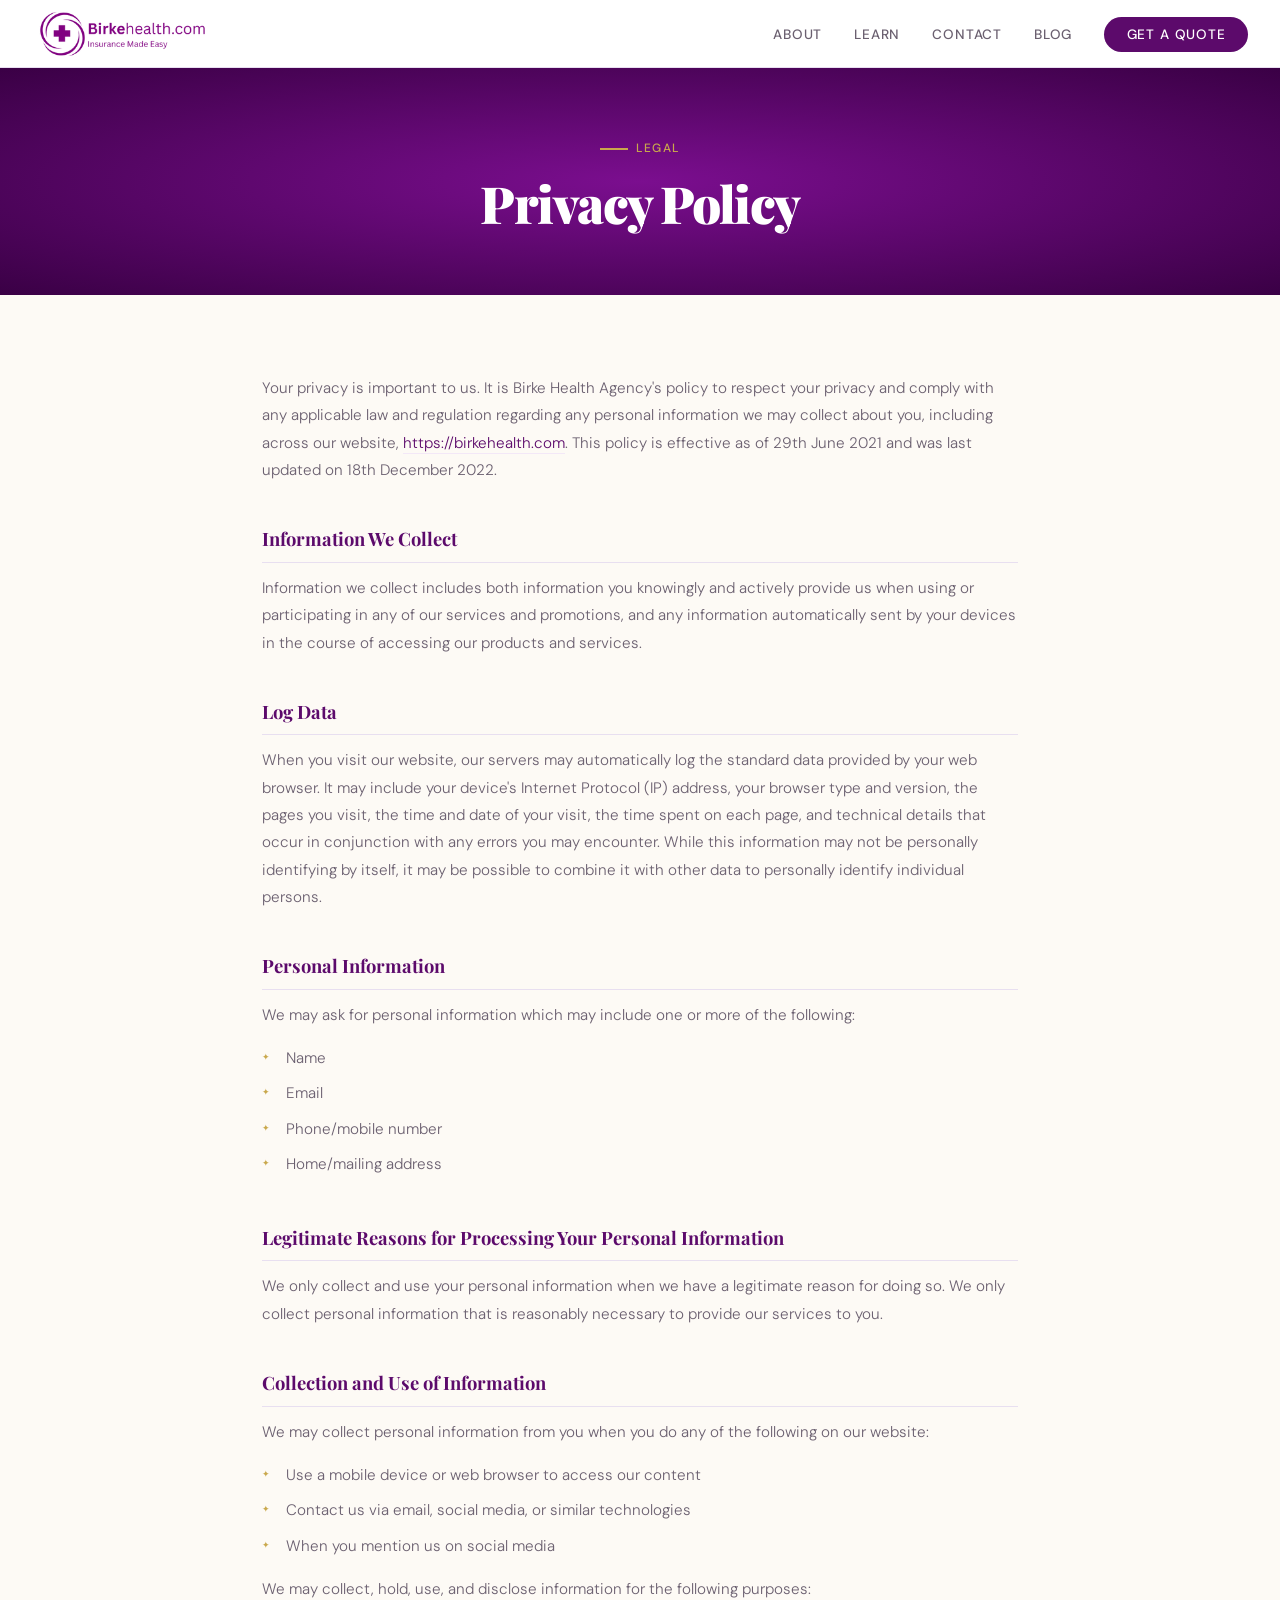
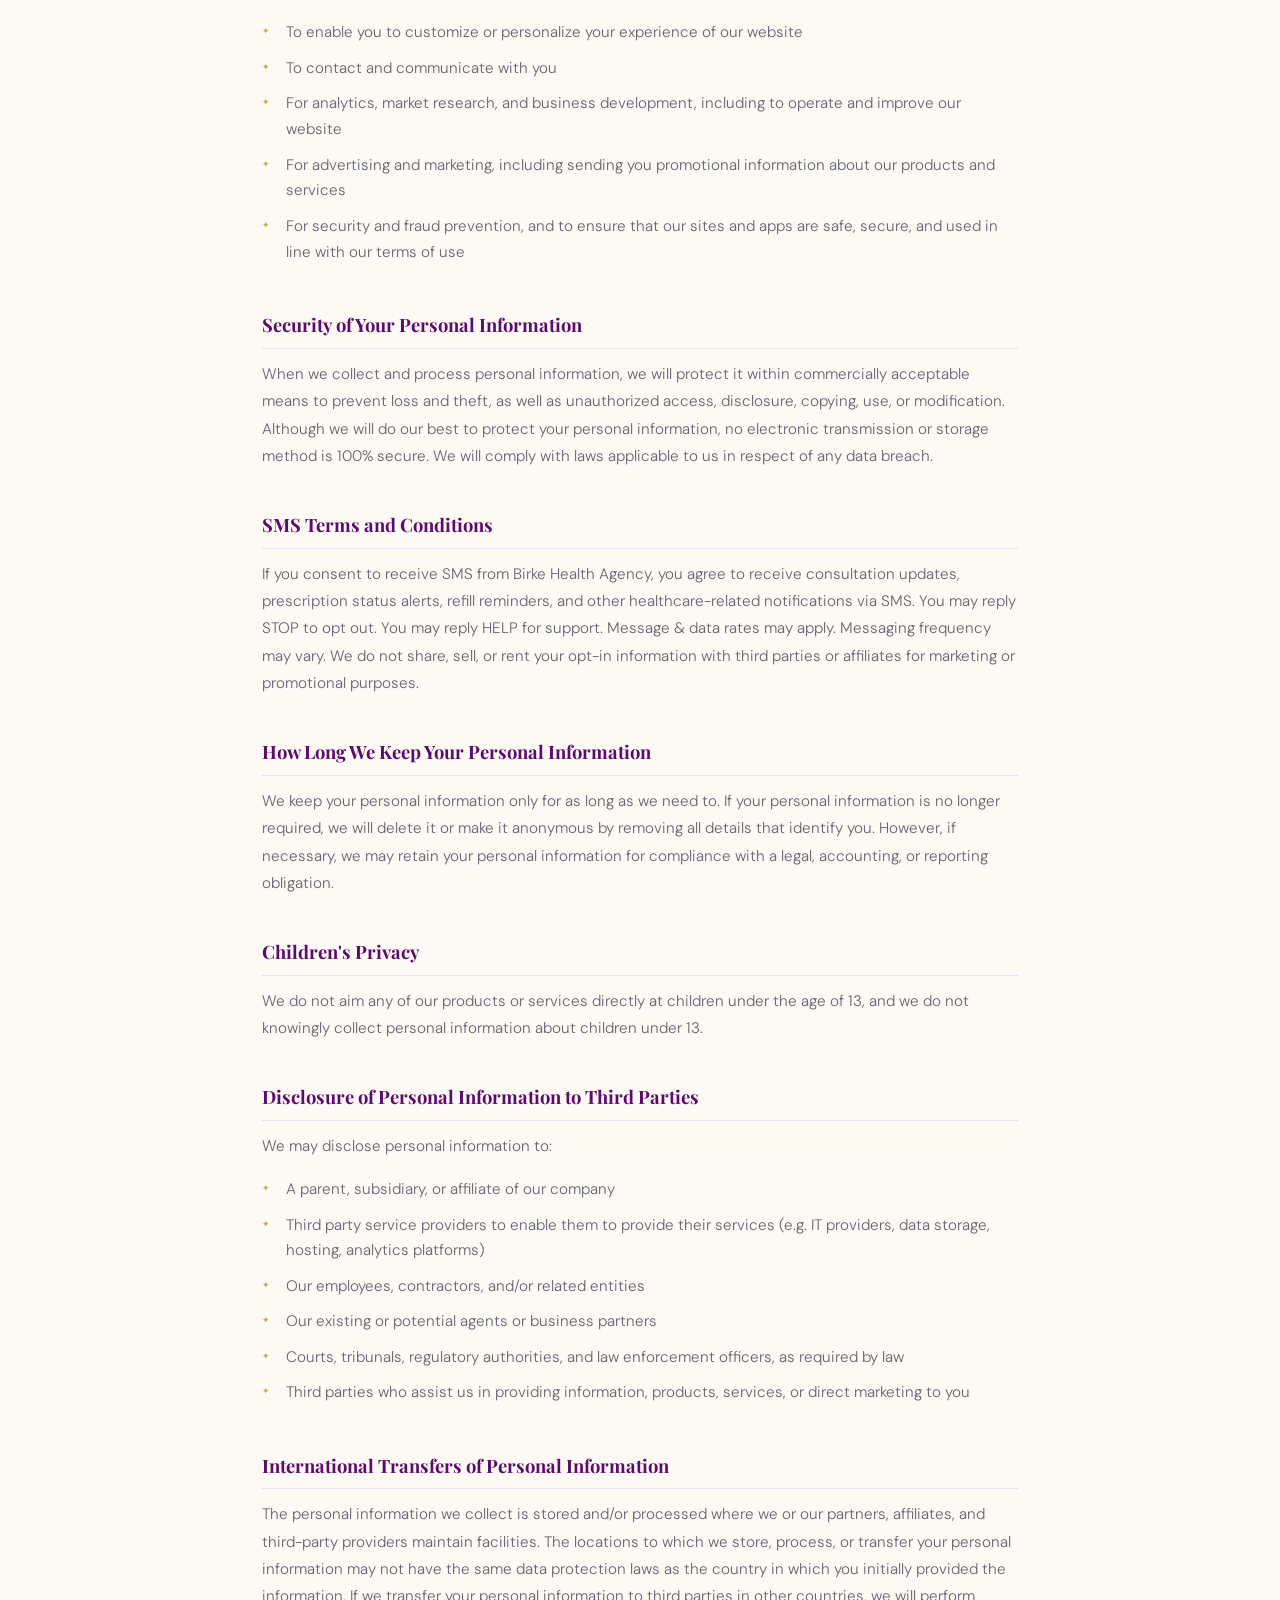
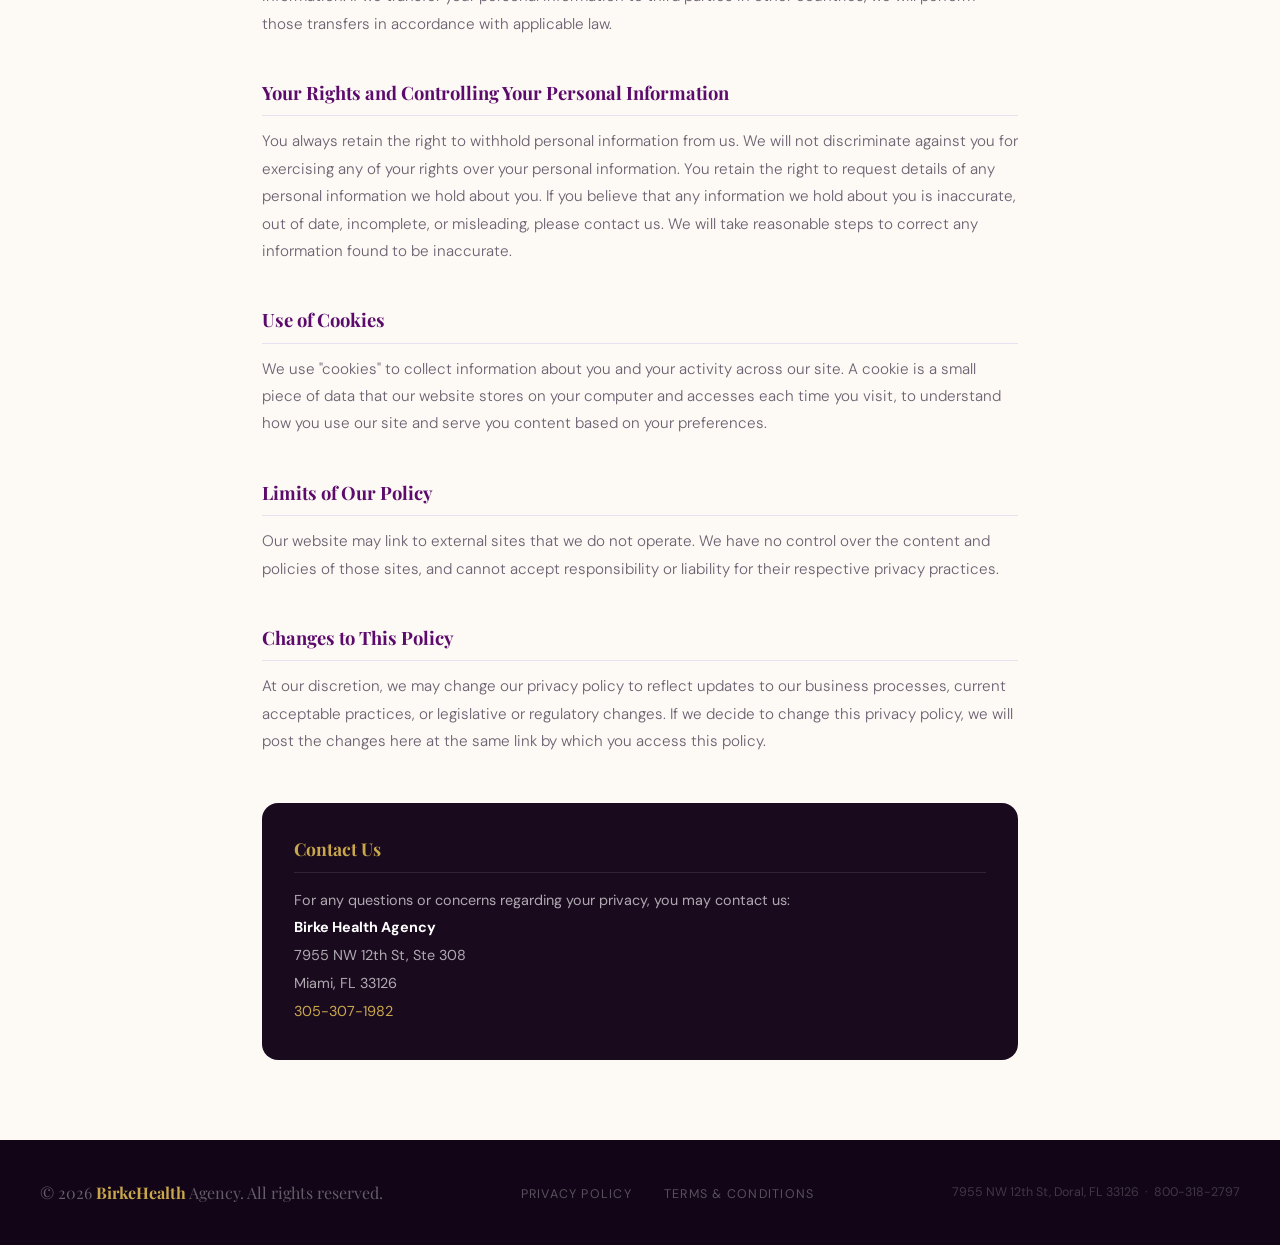
<file: privacy-policy.html>
<!DOCTYPE html>
<html lang="en">
<head>
  <meta charset="UTF-8">
  <meta name="viewport" content="width=device-width, initial-scale=1.0">
  <title>Privacy Policy | Birke Health Agency</title>
  <meta name="description" content="Privacy Policy for Birke Health Agency">
  <link rel="canonical" href="https://birkehealth.com/privacy-policy.html">
  <meta property="og:type" content="website">
  <meta property="og:site_name" content="Birke Health Agency">
  <meta property="og:locale" content="en_US">
  <meta property="og:url" content="https://birkehealth.com/privacy-policy.html">
  <meta property="og:title" content="Privacy Policy | Birke Health Agency">
  <meta property="og:description" content="Privacy Policy for Birke Health Agency">
  <meta property="og:image" content="https://birkehealth.com/og-image.png">
  <meta property="og:image:width" content="1200">
  <meta property="og:image:height" content="630">
  <meta name="twitter:card" content="summary_large_image">
  <link rel="preconnect" href="https://fonts.googleapis.com">
  <link rel="preconnect" href="https://fonts.gstatic.com" crossorigin>
  <link href="https://fonts.googleapis.com/css2?family=Playfair+Display:wght@700;900&family=DM+Sans:wght@300;400;500&display=swap" rel="stylesheet">
  <style>
    :root {
      --plum: #5C0A6B;
      --plum-light: #7B0E8F;
      --plum-pale: #f3e8f7;
      --gold: #C9A84C;
      --cream: #FDFAF5;
      --ink: #1A0A1E;
      --muted: #6B6070;
      --white: #ffffff;
      --font-display: 'Playfair Display', Georgia, serif;
      --font-body: 'DM Sans', sans-serif;
    }
    *, *::before, *::after { box-sizing: border-box; margin: 0; padding: 0; }
    html { scroll-behavior: smooth; }
    body { font-family: var(--font-body); background: var(--cream); color: var(--ink); font-size: 16px; line-height: 1.6; }

    /* NAV */
    nav {
      position: sticky; top: 0; z-index: 100;
      background: var(--white); border-bottom: 1px solid #e8dff0;
      padding: 0 2rem; display: flex; align-items: center;
      justify-content: space-between; height: 68px;
    }
    .nav-logo-img img { height: 48px; width: auto; display: block; }
    .nav-links { display: flex; gap: 2rem; list-style: none; }
    .nav-links a {
      text-decoration: none; color: var(--muted); font-size: 0.85rem;
      font-weight: 500; letter-spacing: 0.06em; text-transform: uppercase; transition: color 0.2s;
    }
    .nav-links a:hover { color: var(--plum); }
    .nav-cta {
      background: var(--plum); color: var(--white) !important;
      padding: 0.55rem 1.4rem; border-radius: 50px; transition: background 0.2s !important;
    }
    .nav-cta:hover { background: var(--plum-light) !important; }

    /* PAGE HERO */
    .page-hero {
      background: var(--plum);
      padding: 4rem 2rem;
      text-align: center;
      position: relative;
      overflow: hidden;
    }
    .page-hero::before {
      content: '';
      position: absolute; inset: 0;
      background: radial-gradient(ellipse at 50% 50%, #7B0E8F 0%, #3a0045 100%);
    }
    .page-hero-inner { position: relative; z-index: 2; }
    .page-hero-label {
      display: inline-flex; align-items: center; gap: 0.5rem;
      font-size: 0.75rem; font-weight: 500; letter-spacing: 0.12em;
      text-transform: uppercase; color: var(--gold); margin-bottom: 1rem;
    }
    .page-hero-label::before { content: ''; display: inline-block; width: 28px; height: 2px; background: var(--gold); }
    .page-hero h1 {
      font-family: var(--font-display);
      font-size: clamp(2rem, 4vw, 3.2rem);
      font-weight: 900; color: var(--white);
      letter-spacing: -0.03em; line-height: 1.1;
    }

    /* CONTENT */
    .content-wrap {
      max-width: 820px;
      margin: 0 auto;
      padding: 5rem 2rem;
    }

    .policy-section {
      margin-bottom: 2.5rem;
    }

    .policy-section h2 {
      font-family: var(--font-display);
      font-size: 1.15rem;
      font-weight: 700;
      color: var(--plum);
      margin-bottom: 0.75rem;
      padding-bottom: 0.5rem;
      border-bottom: 1px solid #e8dff0;
    }

    .policy-section p {
      font-size: 0.95rem;
      color: var(--muted);
      line-height: 1.8;
      margin-bottom: 0.75rem;
      font-weight: 300;
    }

    .policy-section ul {
      list-style: none;
      margin: 0.5rem 0 0.75rem 0;
      padding: 0;
    }
    .policy-section ul li {
      font-size: 0.95rem;
      color: var(--muted);
      font-weight: 300;
      line-height: 1.7;
      padding: 0.3rem 0 0.3rem 1.5rem;
      position: relative;
    }
    .policy-section ul li::before {
      content: '✦';
      position: absolute; left: 0;
      color: var(--gold);
      font-size: 0.55rem;
      top: 0.55rem;
    }

    .policy-section a {
      color: var(--plum);
      text-decoration: none;
      border-bottom: 1px solid var(--plum-pale);
      transition: border-color 0.2s;
    }
    .policy-section a:hover { border-color: var(--plum); }

    .contact-box {
      background: var(--ink);
      border-radius: 16px;
      padding: 2rem;
      margin-top: 3rem;
    }
    .contact-box h2 { color: var(--gold); border-bottom-color: rgba(255,255,255,0.1); font-family: var(--font-display); font-size: 1.1rem; margin-bottom: 1rem; padding-bottom: 0.5rem; border-bottom: 1px solid rgba(255,255,255,0.1); }
    .contact-box p { color: rgba(255,255,255,0.65); font-size: 0.9rem; margin-bottom: 0.3rem; }
    .contact-box strong { color: var(--white); }

    /* FOOTER */
    footer { background: #110517; padding: 2.5rem 2rem; }
    .footer-inner {
      max-width: 1200px; margin: 0 auto;
      display: flex; flex-wrap: wrap; align-items: center;
      justify-content: space-between; gap: 1.5rem;
    }
    .footer-brand { font-family: var(--font-display); font-size: 1rem; color: rgba(255,255,255,0.35); }
    .footer-brand strong { color: var(--gold); }
    .footer-links { display: flex; gap: 2rem; list-style: none; }
    .footer-links a { font-size: 0.78rem; text-transform: uppercase; letter-spacing: 0.1em; color: rgba(255,255,255,0.3); text-decoration: none; transition: color 0.2s; }
    .footer-links a:hover { color: var(--gold); }
    .footer-copy { font-size: 0.78rem; color: rgba(255,255,255,0.2); }

    /* MOBILE */
    .hamburger { display: none; background: none; border: none; cursor: pointer; padding: 0.5rem; flex-direction: column; gap: 5px; }
    .hamburger span { display: block; width: 24px; height: 2px; background: var(--plum); }
    @media (max-width: 640px) {
      .nav-links { display: none; }
      .hamburger { display: flex; }
      .footer-inner { flex-direction: column; text-align: center; }
    }
  </style>
  <script src="tracking.js"></script>
</head>
<body>

  <!-- NAV -->
  <nav>
    <a href="index.html" class="nav-logo-img">
      <img src="[data-uri]" alt="Birkehealth.com – Insurance Made Easy">
    </a>
    <ul class="nav-links">
      <li><a href="index.html#about">About</a></li>
      <li><a href="learn.html">Learn</a></li>
      <li><a href="index.html#contact">Contact</a></li>
      <li><a href="/blog/">Blog</a></li>
      <li><a href="/#quote" class="nav-cta">Get a Quote</a></li>
    </ul>
    <button class="hamburger" aria-label="Menu" id="menuBtn">
      <span></span><span></span><span></span>
    </button>
  </nav>

  <!-- PAGE HERO -->
  <div class="page-hero">
    <div class="page-hero-inner">
      <p class="page-hero-label">Legal</p>
      <h1>Privacy Policy</h1>
    </div>
  </div>

  <!-- CONTENT -->
  <div class="content-wrap">

    <div class="policy-section">
      <p>Your privacy is important to us. It is Birke Health Agency's policy to respect your privacy and comply with any applicable law and regulation regarding any personal information we may collect about you, including across our website, <a href="https://birkehealth.com" target="_blank">https://birkehealth.com</a>. This policy is effective as of 29th June 2021 and was last updated on 18th December 2022.</p>
    </div>

    <div class="policy-section">
      <h2>Information We Collect</h2>
      <p>Information we collect includes both information you knowingly and actively provide us when using or participating in any of our services and promotions, and any information automatically sent by your devices in the course of accessing our products and services.</p>
    </div>

    <div class="policy-section">
      <h2>Log Data</h2>
      <p>When you visit our website, our servers may automatically log the standard data provided by your web browser. It may include your device's Internet Protocol (IP) address, your browser type and version, the pages you visit, the time and date of your visit, the time spent on each page, and technical details that occur in conjunction with any errors you may encounter. While this information may not be personally identifying by itself, it may be possible to combine it with other data to personally identify individual persons.</p>
    </div>

    <div class="policy-section">
      <h2>Personal Information</h2>
      <p>We may ask for personal information which may include one or more of the following:</p>
      <ul>
        <li>Name</li>
        <li>Email</li>
        <li>Phone/mobile number</li>
        <li>Home/mailing address</li>
      </ul>
    </div>

    <div class="policy-section">
      <h2>Legitimate Reasons for Processing Your Personal Information</h2>
      <p>We only collect and use your personal information when we have a legitimate reason for doing so. We only collect personal information that is reasonably necessary to provide our services to you.</p>
    </div>

    <div class="policy-section">
      <h2>Collection and Use of Information</h2>
      <p>We may collect personal information from you when you do any of the following on our website:</p>
      <ul>
        <li>Use a mobile device or web browser to access our content</li>
        <li>Contact us via email, social media, or similar technologies</li>
        <li>When you mention us on social media</li>
      </ul>
      <p>We may collect, hold, use, and disclose information for the following purposes:</p>
      <ul>
        <li>To enable you to customize or personalize your experience of our website</li>
        <li>To contact and communicate with you</li>
        <li>For analytics, market research, and business development, including to operate and improve our website</li>
        <li>For advertising and marketing, including sending you promotional information about our products and services</li>
        <li>For security and fraud prevention, and to ensure that our sites and apps are safe, secure, and used in line with our terms of use</li>
      </ul>
    </div>

    <div class="policy-section">
      <h2>Security of Your Personal Information</h2>
      <p>When we collect and process personal information, we will protect it within commercially acceptable means to prevent loss and theft, as well as unauthorized access, disclosure, copying, use, or modification. Although we will do our best to protect your personal information, no electronic transmission or storage method is 100% secure. We will comply with laws applicable to us in respect of any data breach.</p>
    </div>

    <div class="policy-section">
      <h2>SMS Terms and Conditions</h2>
      <p>If you consent to receive SMS from Birke Health Agency, you agree to receive consultation updates, prescription status alerts, refill reminders, and other healthcare-related notifications via SMS. You may reply STOP to opt out. You may reply HELP for support. Message &amp; data rates may apply. Messaging frequency may vary. We do not share, sell, or rent your opt-in information with third parties or affiliates for marketing or promotional purposes.</p>
    </div>

    <div class="policy-section">
      <h2>How Long We Keep Your Personal Information</h2>
      <p>We keep your personal information only for as long as we need to. If your personal information is no longer required, we will delete it or make it anonymous by removing all details that identify you. However, if necessary, we may retain your personal information for compliance with a legal, accounting, or reporting obligation.</p>
    </div>

    <div class="policy-section">
      <h2>Children's Privacy</h2>
      <p>We do not aim any of our products or services directly at children under the age of 13, and we do not knowingly collect personal information about children under 13.</p>
    </div>

    <div class="policy-section">
      <h2>Disclosure of Personal Information to Third Parties</h2>
      <p>We may disclose personal information to:</p>
      <ul>
        <li>A parent, subsidiary, or affiliate of our company</li>
        <li>Third party service providers to enable them to provide their services (e.g. IT providers, data storage, hosting, analytics platforms)</li>
        <li>Our employees, contractors, and/or related entities</li>
        <li>Our existing or potential agents or business partners</li>
        <li>Courts, tribunals, regulatory authorities, and law enforcement officers, as required by law</li>
        <li>Third parties who assist us in providing information, products, services, or direct marketing to you</li>
      </ul>
    </div>

    <div class="policy-section">
      <h2>International Transfers of Personal Information</h2>
      <p>The personal information we collect is stored and/or processed where we or our partners, affiliates, and third-party providers maintain facilities. The locations to which we store, process, or transfer your personal information may not have the same data protection laws as the country in which you initially provided the information. If we transfer your personal information to third parties in other countries, we will perform those transfers in accordance with applicable law.</p>
    </div>

    <div class="policy-section">
      <h2>Your Rights and Controlling Your Personal Information</h2>
      <p>You always retain the right to withhold personal information from us. We will not discriminate against you for exercising any of your rights over your personal information. You retain the right to request details of any personal information we hold about you. If you believe that any information we hold about you is inaccurate, out of date, incomplete, or misleading, please contact us. We will take reasonable steps to correct any information found to be inaccurate.</p>
    </div>

    <div class="policy-section">
      <h2>Use of Cookies</h2>
      <p>We use "cookies" to collect information about you and your activity across our site. A cookie is a small piece of data that our website stores on your computer and accesses each time you visit, to understand how you use our site and serve you content based on your preferences.</p>
    </div>

    <div class="policy-section">
      <h2>Limits of Our Policy</h2>
      <p>Our website may link to external sites that we do not operate. We have no control over the content and policies of those sites, and cannot accept responsibility or liability for their respective privacy practices.</p>
    </div>

    <div class="policy-section">
      <h2>Changes to This Policy</h2>
      <p>At our discretion, we may change our privacy policy to reflect updates to our business processes, current acceptable practices, or legislative or regulatory changes. If we decide to change this privacy policy, we will post the changes here at the same link by which you access this policy.</p>
    </div>

    <div class="contact-box">
      <h2>Contact Us</h2>
      <p>For any questions or concerns regarding your privacy, you may contact us:</p>
      <p><strong>Birke Health Agency</strong></p>
      <p>7955 NW 12th St, Ste 308</p>
      <p>Miami, FL 33126</p>
      <p><a href="tel:3053071982" style="color:var(--gold);text-decoration:none;">305-307-1982</a></p>
    </div>

  </div>

  <!-- FOOTER -->
  <footer>
    <div class="footer-inner">
      <p class="footer-brand">© 2026 <strong>BirkeHealth</strong> Agency. All rights reserved.</p>
      <ul class="footer-links">
        <li><a href="privacy-policy.html">Privacy Policy</a></li>
        <li><a href="terms-and-conditions.html">Terms &amp; Conditions</a></li>
      </ul>
      <p class="footer-copy">7955 NW 12th St, Doral, FL 33126 &nbsp;·&nbsp; <a href="tel:8003182797" style="color:inherit;text-decoration:none;">800-318-2797</a></p>
    </div>
  </footer>

  <script>
    document.getElementById('menuBtn').addEventListener('click', function() {
      const links = document.querySelector('.nav-links');
      if (links.style.display === 'flex') {
        links.style.display = 'none';
      } else {
        Object.assign(links.style, { display:'flex', flexDirection:'column', position:'absolute', top:'68px', left:'0', right:'0', background:'#fff', padding:'1.5rem 2rem', borderBottom:'1px solid #ede8f5', zIndex:'99', gap:'1.2rem' });
      }
    });
  </script>
</body>
</html>
</file>
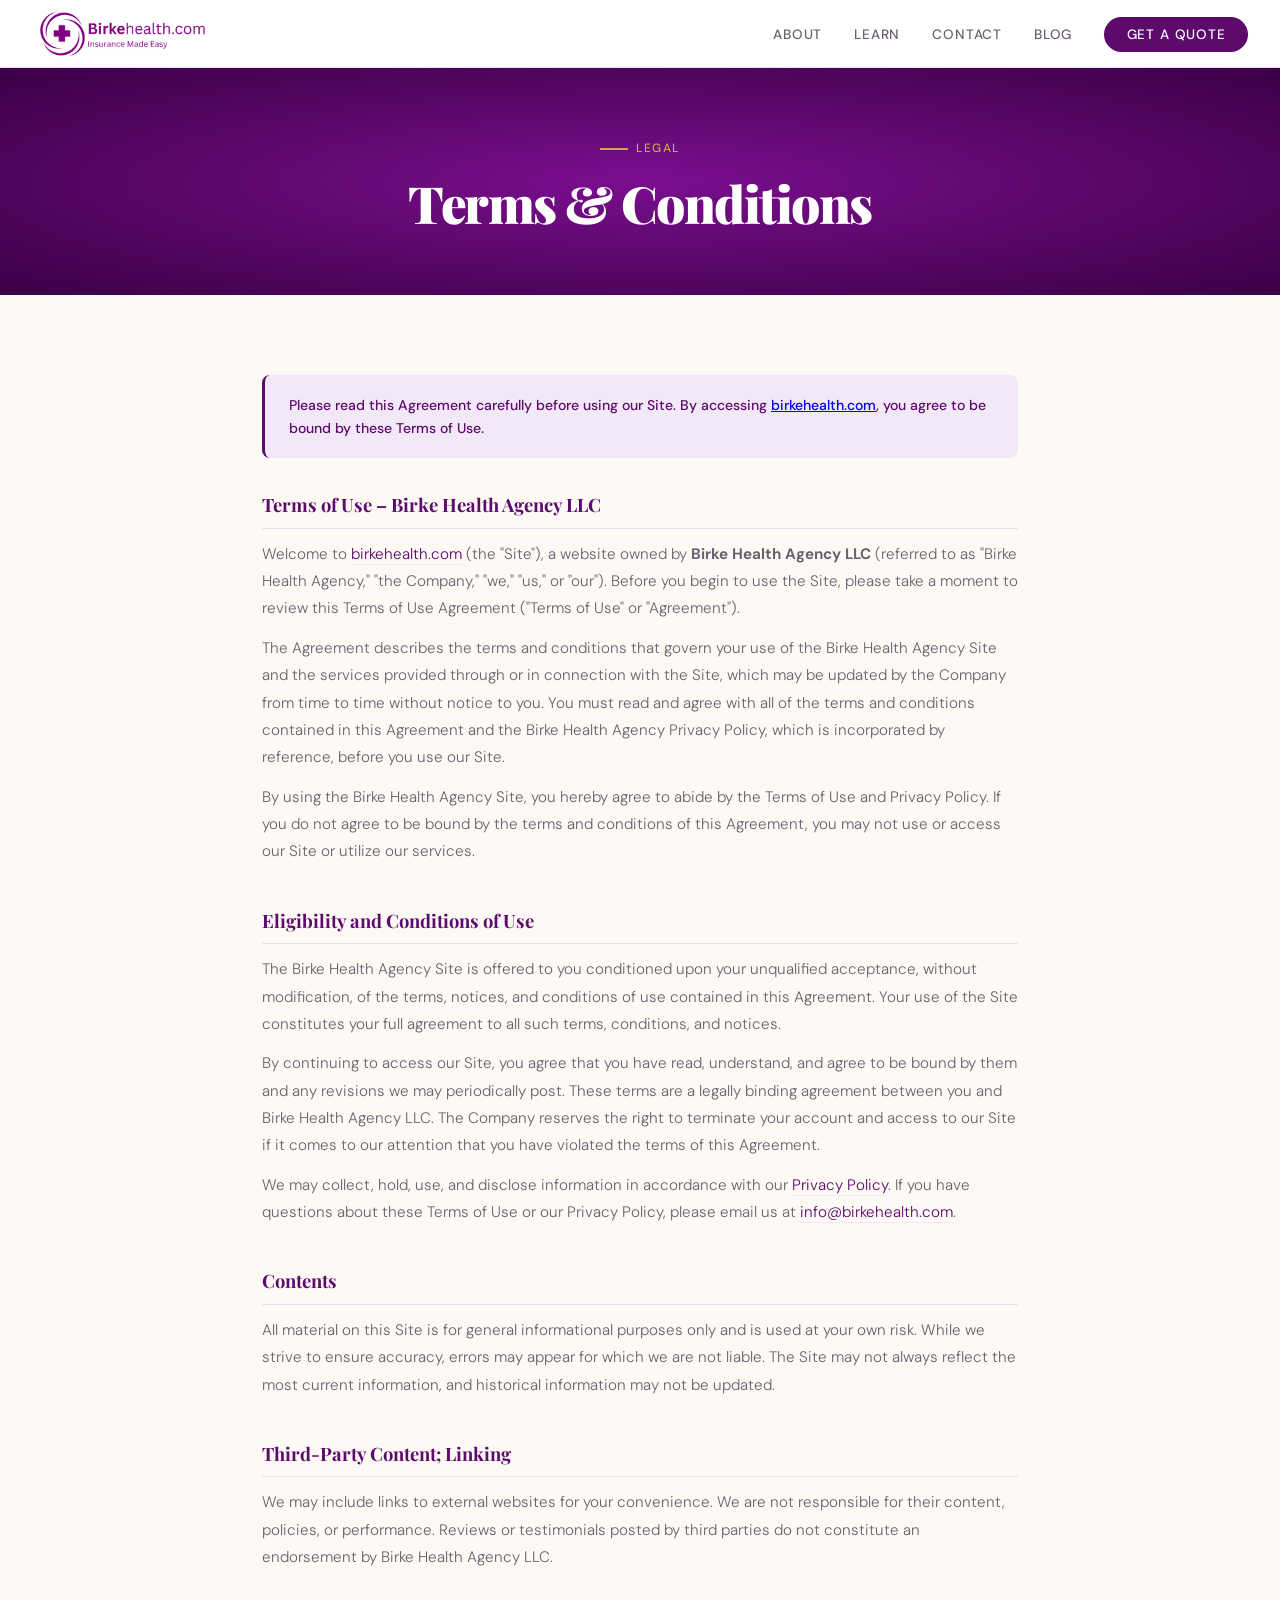
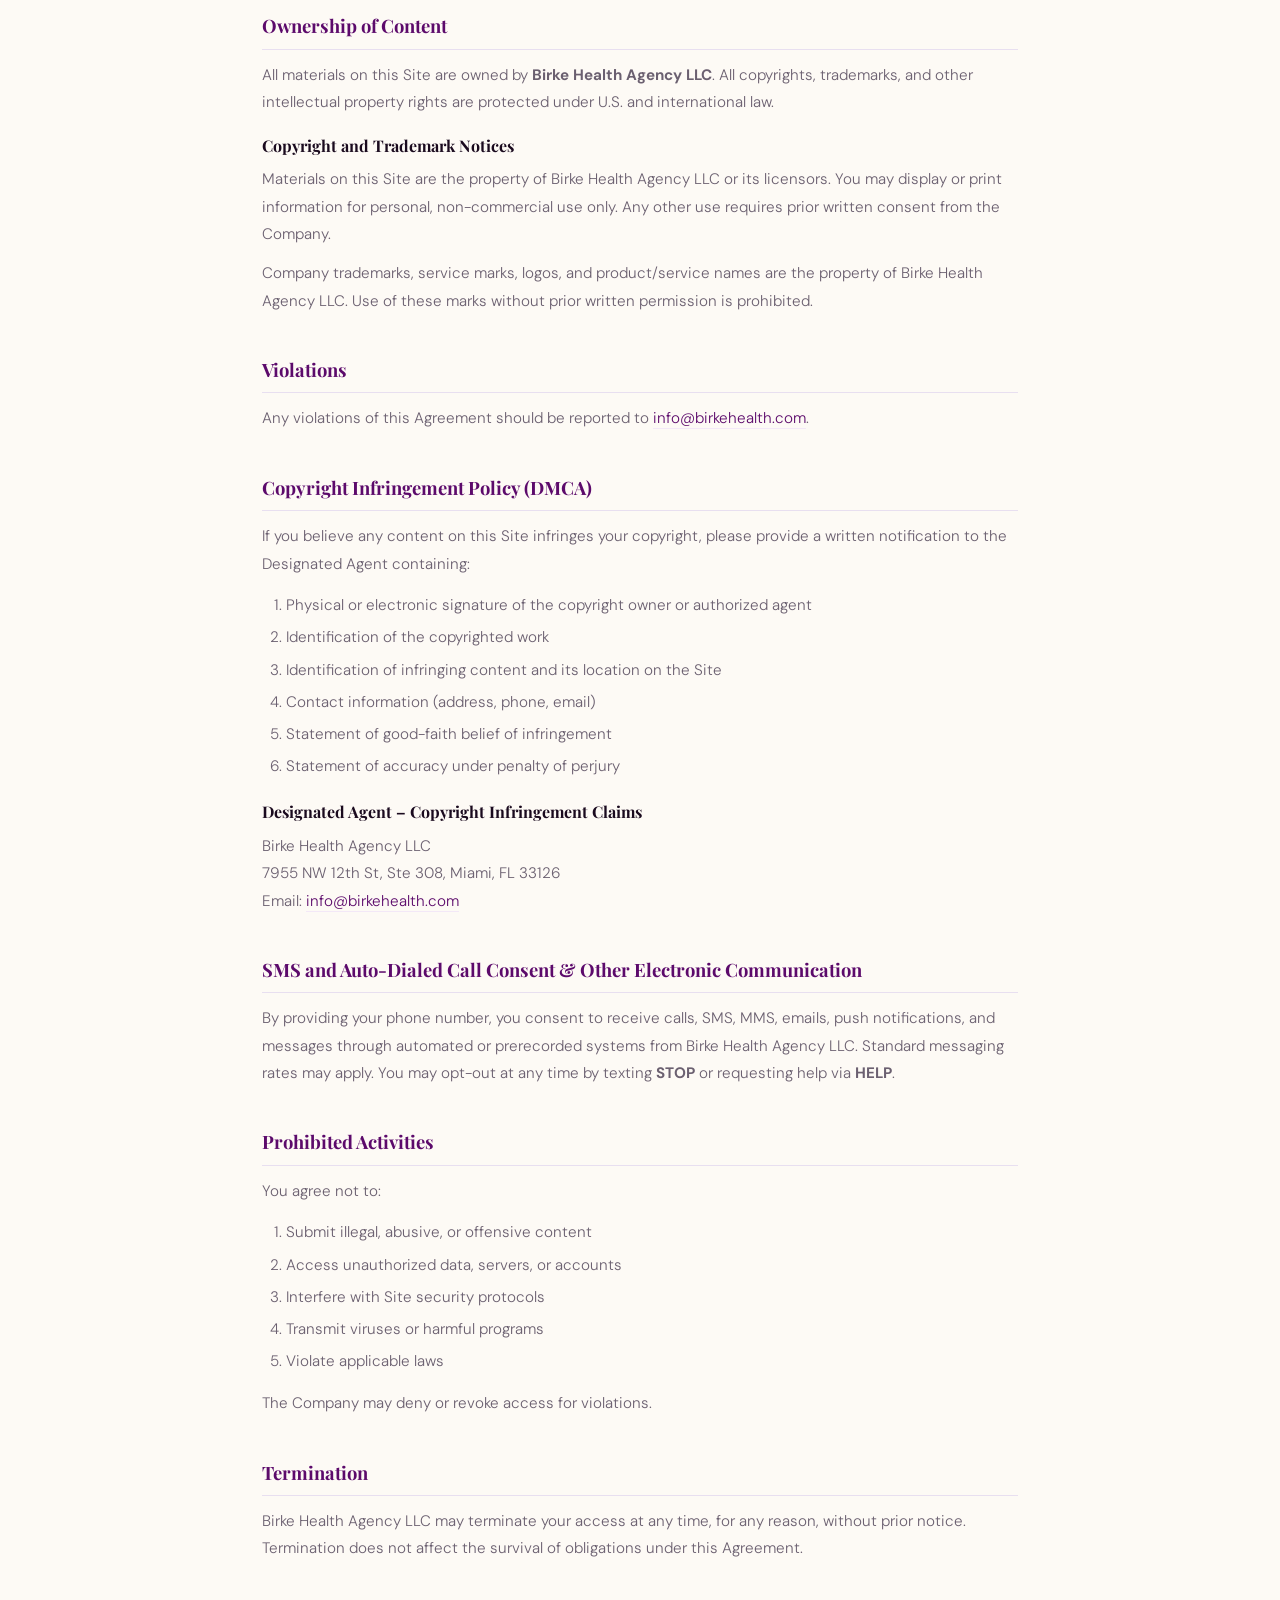
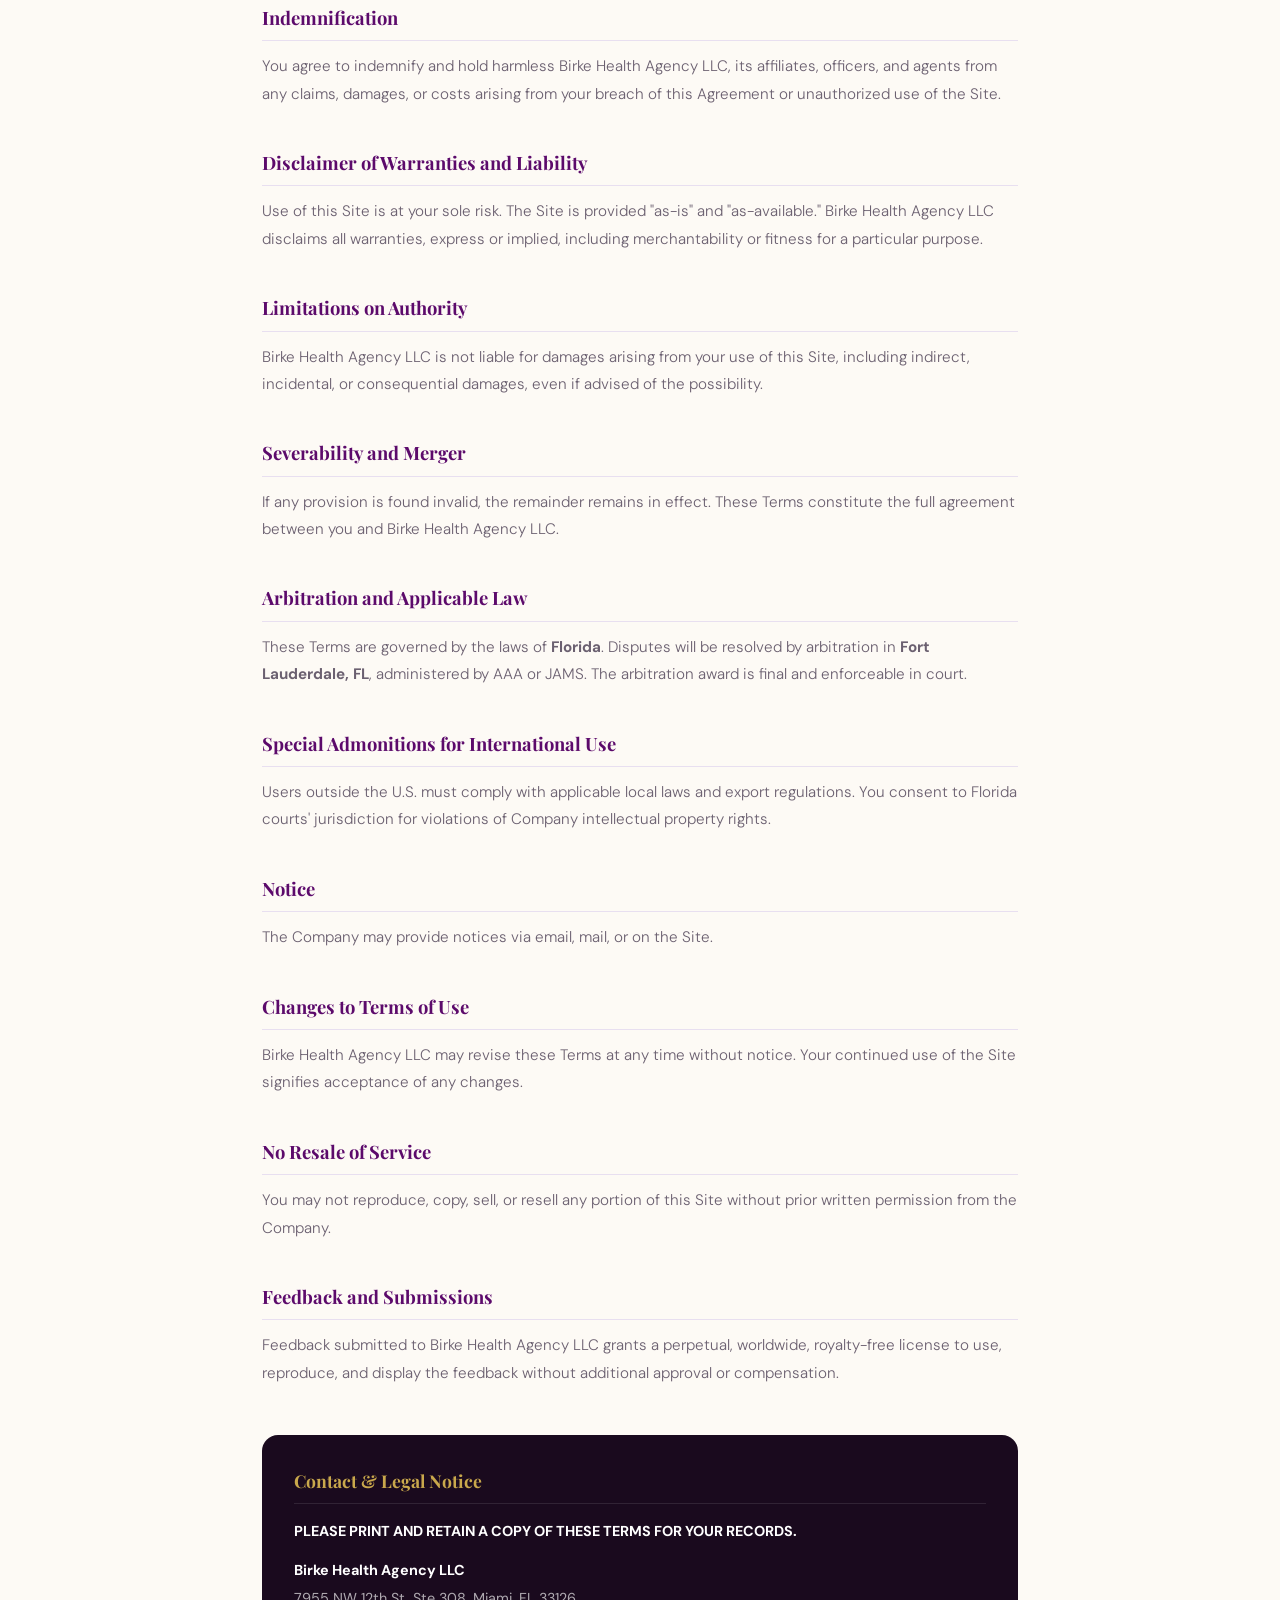
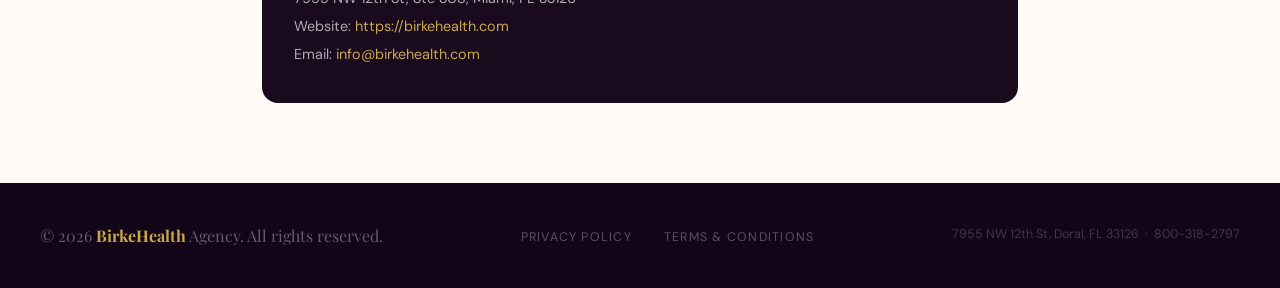
<file: terms-and-conditions.html>
<!DOCTYPE html>
<html lang="en">
<head>
  <meta charset="UTF-8">
  <meta name="viewport" content="width=device-width, initial-scale=1.0">
  <title>Terms & Conditions | Birke Health Agency</title>
  <meta name="description" content="Terms and Conditions for Birke Health Agency LLC">
  <link rel="canonical" href="https://birkehealth.com/terms-and-conditions.html">
  <meta property="og:type" content="website">
  <meta property="og:site_name" content="Birke Health Agency">
  <meta property="og:locale" content="en_US">
  <meta property="og:url" content="https://birkehealth.com/terms-and-conditions.html">
  <meta property="og:title" content="Terms & Conditions | Birke Health Agency">
  <meta property="og:description" content="Terms and Conditions for Birke Health Agency LLC">
  <meta property="og:image" content="https://birkehealth.com/og-image.png">
  <meta property="og:image:width" content="1200">
  <meta property="og:image:height" content="630">
  <meta name="twitter:card" content="summary_large_image">
  <link rel="preconnect" href="https://fonts.googleapis.com">
  <link rel="preconnect" href="https://fonts.gstatic.com" crossorigin>
  <link href="https://fonts.googleapis.com/css2?family=Playfair+Display:wght@700;900&family=DM+Sans:wght@300;400;500&display=swap" rel="stylesheet">
  <style>
    :root {
      --plum: #5C0A6B; --plum-light: #7B0E8F; --plum-pale: #f3e8f7;
      --gold: #C9A84C; --cream: #FDFAF5; --ink: #1A0A1E; --muted: #6B6070; --white: #ffffff;
      --font-display: 'Playfair Display', Georgia, serif;
      --font-body: 'DM Sans', sans-serif;
    }
    *, *::before, *::after { box-sizing: border-box; margin: 0; padding: 0; }
    html { scroll-behavior: smooth; }
    body { font-family: var(--font-body); background: var(--cream); color: var(--ink); font-size: 16px; line-height: 1.6; }

    nav {
      position: sticky; top: 0; z-index: 100;
      background: var(--white); border-bottom: 1px solid #e8dff0;
      padding: 0 2rem; display: flex; align-items: center;
      justify-content: space-between; height: 68px;
    }
    .nav-logo-img img { height: 48px; width: auto; display: block; }
    .nav-links { display: flex; gap: 2rem; list-style: none; }
    .nav-links a { text-decoration: none; color: var(--muted); font-size: 0.85rem; font-weight: 500; letter-spacing: 0.06em; text-transform: uppercase; transition: color 0.2s; }
    .nav-links a:hover { color: var(--plum); }
    .nav-cta { background: var(--plum); color: var(--white) !important; padding: 0.55rem 1.4rem; border-radius: 50px; transition: background 0.2s !important; }
    .nav-cta:hover { background: var(--plum-light) !important; }

    .page-hero { background: var(--plum); padding: 4rem 2rem; text-align: center; position: relative; overflow: hidden; }
    .page-hero::before { content: ''; position: absolute; inset: 0; background: radial-gradient(ellipse at 50% 50%, #7B0E8F 0%, #3a0045 100%); }
    .page-hero-inner { position: relative; z-index: 2; }
    .page-hero-label { display: inline-flex; align-items: center; gap: 0.5rem; font-size: 0.75rem; font-weight: 500; letter-spacing: 0.12em; text-transform: uppercase; color: var(--gold); margin-bottom: 1rem; }
    .page-hero-label::before { content: ''; display: inline-block; width: 28px; height: 2px; background: var(--gold); }
    .page-hero h1 { font-family: var(--font-display); font-size: clamp(2rem, 4vw, 3.2rem); font-weight: 900; color: var(--white); letter-spacing: -0.03em; line-height: 1.1; }

    .content-wrap { max-width: 820px; margin: 0 auto; padding: 5rem 2rem; }

    .policy-section { margin-bottom: 2.5rem; }
    .policy-section h2 { font-family: var(--font-display); font-size: 1.15rem; font-weight: 700; color: var(--plum); margin-bottom: 0.75rem; padding-bottom: 0.5rem; border-bottom: 1px solid #e8dff0; }
    .policy-section h3 { font-family: var(--font-display); font-size: 1rem; font-weight: 700; color: var(--ink); margin: 1rem 0 0.5rem; }
    .policy-section p { font-size: 0.95rem; color: var(--muted); line-height: 1.8; margin-bottom: 0.75rem; font-weight: 300; }
    .policy-section ol { margin: 0.5rem 0 0.75rem 1.5rem; }
    .policy-section ol li { font-size: 0.95rem; color: var(--muted); font-weight: 300; line-height: 1.7; padding: 0.2rem 0; }
    .policy-section ul { list-style: none; margin: 0.5rem 0 0.75rem 0; padding: 0; }
    .policy-section ul li { font-size: 0.95rem; color: var(--muted); font-weight: 300; line-height: 1.7; padding: 0.3rem 0 0.3rem 1.5rem; position: relative; }
    .policy-section ul li::before { content: '✦'; position: absolute; left: 0; color: var(--gold); font-size: 0.55rem; top: 0.55rem; }
    .policy-section a { color: var(--plum); text-decoration: none; border-bottom: 1px solid var(--plum-pale); transition: border-color 0.2s; }
    .policy-section a:hover { border-color: var(--plum); }

    .notice-box { background: var(--plum-pale); border-left: 3px solid var(--plum); border-radius: 8px; padding: 1.2rem 1.5rem; margin-bottom: 2rem; }
    .notice-box p { color: var(--plum); font-size: 0.88rem; font-weight: 500; margin: 0; }

    .contact-box { background: var(--ink); border-radius: 16px; padding: 2rem; margin-top: 3rem; }
    .contact-box h2 { font-family: var(--font-display); font-size: 1.1rem; color: var(--gold); margin-bottom: 1rem; padding-bottom: 0.5rem; border-bottom: 1px solid rgba(255,255,255,0.1); }
    .contact-box p { color: rgba(255,255,255,0.65); font-size: 0.9rem; margin-bottom: 0.3rem; }
    .contact-box strong { color: var(--white); }
    .contact-box a { color: var(--gold); text-decoration: none; }

    footer { background: #110517; padding: 2.5rem 2rem; }
    .footer-inner { max-width: 1200px; margin: 0 auto; display: flex; flex-wrap: wrap; align-items: center; justify-content: space-between; gap: 1.5rem; }
    .footer-brand { font-family: var(--font-display); font-size: 1rem; color: rgba(255,255,255,0.35); }
    .footer-brand strong { color: var(--gold); }
    .footer-links { display: flex; gap: 2rem; list-style: none; }
    .footer-links a { font-size: 0.78rem; text-transform: uppercase; letter-spacing: 0.1em; color: rgba(255,255,255,0.3); text-decoration: none; transition: color 0.2s; }
    .footer-links a:hover { color: var(--gold); }
    .footer-copy { font-size: 0.78rem; color: rgba(255,255,255,0.2); }

    .hamburger { display: none; background: none; border: none; cursor: pointer; padding: 0.5rem; flex-direction: column; gap: 5px; }
    .hamburger span { display: block; width: 24px; height: 2px; background: var(--plum); }
    @media (max-width: 640px) {
      .nav-links { display: none; }
      .hamburger { display: flex; }
      .footer-inner { flex-direction: column; text-align: center; }
    }
  </style>
  <script src="tracking.js"></script>
</head>
<body>

  <nav>
    <a href="index.html" class="nav-logo-img">
      <img src="[data-uri]" alt="Birkehealth.com – Insurance Made Easy">
    </a>
    <ul class="nav-links">
      <li><a href="index.html#about">About</a></li>
      <li><a href="learn.html">Learn</a></li>
      <li><a href="index.html#contact">Contact</a></li>
      <li><a href="/blog/">Blog</a></li>
      <li><a href="/#quote" class="nav-cta">Get a Quote</a></li>
    </ul>
    <button class="hamburger" aria-label="Menu" id="menuBtn">
      <span></span><span></span><span></span>
    </button>
  </nav>

  <div class="page-hero">
    <div class="page-hero-inner">
      <p class="page-hero-label">Legal</p>
      <h1>Terms &amp; Conditions</h1>
    </div>
  </div>

  <div class="content-wrap">

    <div class="notice-box">
      <p>Please read this Agreement carefully before using our Site. By accessing <a href="https://birkehealth.com" target="_blank">birkehealth.com</a>, you agree to be bound by these Terms of Use.</p>
    </div>

    <div class="policy-section">
      <h2>Terms of Use – Birke Health Agency LLC</h2>
      <p>Welcome to <a href="https://birkehealth.com" target="_blank">birkehealth.com</a> (the "Site"), a website owned by <strong>Birke Health Agency LLC</strong> (referred to as "Birke Health Agency," "the Company," "we," "us," or "our"). Before you begin to use the Site, please take a moment to review this Terms of Use Agreement ("Terms of Use" or "Agreement").</p>
      <p>The Agreement describes the terms and conditions that govern your use of the Birke Health Agency Site and the services provided through or in connection with the Site, which may be updated by the Company from time to time without notice to you. You must read and agree with all of the terms and conditions contained in this Agreement and the Birke Health Agency Privacy Policy, which is incorporated by reference, before you use our Site.</p>
      <p>By using the Birke Health Agency Site, you hereby agree to abide by the Terms of Use and Privacy Policy. If you do not agree to be bound by the terms and conditions of this Agreement, you may not use or access our Site or utilize our services.</p>
    </div>

    <div class="policy-section">
      <h2>Eligibility and Conditions of Use</h2>
      <p>The Birke Health Agency Site is offered to you conditioned upon your unqualified acceptance, without modification, of the terms, notices, and conditions of use contained in this Agreement. Your use of the Site constitutes your full agreement to all such terms, conditions, and notices.</p>
      <p>By continuing to access our Site, you agree that you have read, understand, and agree to be bound by them and any revisions we may periodically post. These terms are a legally binding agreement between you and Birke Health Agency LLC. The Company reserves the right to terminate your account and access to our Site if it comes to our attention that you have violated the terms of this Agreement.</p>
      <p>We may collect, hold, use, and disclose information in accordance with our <a href="privacy-policy.html">Privacy Policy</a>. If you have questions about these Terms of Use or our Privacy Policy, please email us at <a href="mailto:info@birkehealth.com">info@birkehealth.com</a>.</p>
    </div>

    <div class="policy-section">
      <h2>Contents</h2>
      <p>All material on this Site is for general informational purposes only and is used at your own risk. While we strive to ensure accuracy, errors may appear for which we are not liable. The Site may not always reflect the most current information, and historical information may not be updated.</p>
    </div>

    <div class="policy-section">
      <h2>Third-Party Content; Linking</h2>
      <p>We may include links to external websites for your convenience. We are not responsible for their content, policies, or performance. Reviews or testimonials posted by third parties do not constitute an endorsement by Birke Health Agency LLC.</p>
    </div>

    <div class="policy-section">
      <h2>Ownership of Content</h2>
      <p>All materials on this Site are owned by <strong>Birke Health Agency LLC</strong>. All copyrights, trademarks, and other intellectual property rights are protected under U.S. and international law.</p>
      <h3>Copyright and Trademark Notices</h3>
      <p>Materials on this Site are the property of Birke Health Agency LLC or its licensors. You may display or print information for personal, non-commercial use only. Any other use requires prior written consent from the Company.</p>
      <p>Company trademarks, service marks, logos, and product/service names are the property of Birke Health Agency LLC. Use of these marks without prior written permission is prohibited.</p>
    </div>

    <div class="policy-section">
      <h2>Violations</h2>
      <p>Any violations of this Agreement should be reported to <a href="mailto:info@birkehealth.com">info@birkehealth.com</a>.</p>
    </div>

    <div class="policy-section">
      <h2>Copyright Infringement Policy (DMCA)</h2>
      <p>If you believe any content on this Site infringes your copyright, please provide a written notification to the Designated Agent containing:</p>
      <ol>
        <li>Physical or electronic signature of the copyright owner or authorized agent</li>
        <li>Identification of the copyrighted work</li>
        <li>Identification of infringing content and its location on the Site</li>
        <li>Contact information (address, phone, email)</li>
        <li>Statement of good-faith belief of infringement</li>
        <li>Statement of accuracy under penalty of perjury</li>
      </ol>
      <h3>Designated Agent – Copyright Infringement Claims</h3>
      <p>Birke Health Agency LLC<br>7955 NW 12th St, Ste 308, Miami, FL 33126<br>Email: <a href="mailto:info@birkehealth.com">info@birkehealth.com</a></p>
    </div>

    <div class="policy-section">
      <h2>SMS and Auto-Dialed Call Consent &amp; Other Electronic Communication</h2>
      <p>By providing your phone number, you consent to receive calls, SMS, MMS, emails, push notifications, and messages through automated or prerecorded systems from Birke Health Agency LLC. Standard messaging rates may apply. You may opt-out at any time by texting <strong>STOP</strong> or requesting help via <strong>HELP</strong>.</p>
    </div>

    <div class="policy-section">
      <h2>Prohibited Activities</h2>
      <p>You agree not to:</p>
      <ol>
        <li>Submit illegal, abusive, or offensive content</li>
        <li>Access unauthorized data, servers, or accounts</li>
        <li>Interfere with Site security protocols</li>
        <li>Transmit viruses or harmful programs</li>
        <li>Violate applicable laws</li>
      </ol>
      <p>The Company may deny or revoke access for violations.</p>
    </div>

    <div class="policy-section">
      <h2>Termination</h2>
      <p>Birke Health Agency LLC may terminate your access at any time, for any reason, without prior notice. Termination does not affect the survival of obligations under this Agreement.</p>
    </div>

    <div class="policy-section">
      <h2>Indemnification</h2>
      <p>You agree to indemnify and hold harmless Birke Health Agency LLC, its affiliates, officers, and agents from any claims, damages, or costs arising from your breach of this Agreement or unauthorized use of the Site.</p>
    </div>

    <div class="policy-section">
      <h2>Disclaimer of Warranties and Liability</h2>
      <p>Use of this Site is at your sole risk. The Site is provided "as-is" and "as-available." Birke Health Agency LLC disclaims all warranties, express or implied, including merchantability or fitness for a particular purpose.</p>
    </div>

    <div class="policy-section">
      <h2>Limitations on Authority</h2>
      <p>Birke Health Agency LLC is not liable for damages arising from your use of this Site, including indirect, incidental, or consequential damages, even if advised of the possibility.</p>
    </div>

    <div class="policy-section">
      <h2>Severability and Merger</h2>
      <p>If any provision is found invalid, the remainder remains in effect. These Terms constitute the full agreement between you and Birke Health Agency LLC.</p>
    </div>

    <div class="policy-section">
      <h2>Arbitration and Applicable Law</h2>
      <p>These Terms are governed by the laws of <strong>Florida</strong>. Disputes will be resolved by arbitration in <strong>Fort Lauderdale, FL</strong>, administered by AAA or JAMS. The arbitration award is final and enforceable in court.</p>
    </div>

    <div class="policy-section">
      <h2>Special Admonitions for International Use</h2>
      <p>Users outside the U.S. must comply with applicable local laws and export regulations. You consent to Florida courts' jurisdiction for violations of Company intellectual property rights.</p>
    </div>

    <div class="policy-section">
      <h2>Notice</h2>
      <p>The Company may provide notices via email, mail, or on the Site.</p>
    </div>

    <div class="policy-section">
      <h2>Changes to Terms of Use</h2>
      <p>Birke Health Agency LLC may revise these Terms at any time without notice. Your continued use of the Site signifies acceptance of any changes.</p>
    </div>

    <div class="policy-section">
      <h2>No Resale of Service</h2>
      <p>You may not reproduce, copy, sell, or resell any portion of this Site without prior written permission from the Company.</p>
    </div>

    <div class="policy-section">
      <h2>Feedback and Submissions</h2>
      <p>Feedback submitted to Birke Health Agency LLC grants a perpetual, worldwide, royalty-free license to use, reproduce, and display the feedback without additional approval or compensation.</p>
    </div>

    <div class="contact-box">
      <h2>Contact &amp; Legal Notice</h2>
      <p><strong>PLEASE PRINT AND RETAIN A COPY OF THESE TERMS FOR YOUR RECORDS.</strong></p>
      <p style="margin-top:1rem;"><strong>Birke Health Agency LLC</strong></p>
      <p>7955 NW 12th St, Ste 308, Miami, FL 33126</p>
      <p>Website: <a href="https://birkehealth.com" target="_blank">https://birkehealth.com</a></p>
      <p>Email: <a href="mailto:info@birkehealth.com">info@birkehealth.com</a></p>
    </div>

  </div>

  <footer>
    <div class="footer-inner">
      <p class="footer-brand">© 2026 <strong>BirkeHealth</strong> Agency. All rights reserved.</p>
      <ul class="footer-links">
        <li><a href="privacy-policy.html">Privacy Policy</a></li>
        <li><a href="terms-and-conditions.html">Terms &amp; Conditions</a></li>
      </ul>
      <p class="footer-copy">7955 NW 12th St, Doral, FL 33126 &nbsp;·&nbsp; <a href="tel:8003182797" style="color:inherit;text-decoration:none;">800-318-2797</a></p>
    </div>
  </footer>

  <script>
    document.getElementById('menuBtn').addEventListener('click', function() {
      const links = document.querySelector('.nav-links');
      if (links.style.display === 'flex') {
        links.style.display = 'none';
      } else {
        Object.assign(links.style, { display:'flex', flexDirection:'column', position:'absolute', top:'68px', left:'0', right:'0', background:'#fff', padding:'1.5rem 2rem', borderBottom:'1px solid #ede8f5', zIndex:'99', gap:'1.2rem' });
      }
    });
  </script>
</body>
</html>
</file>
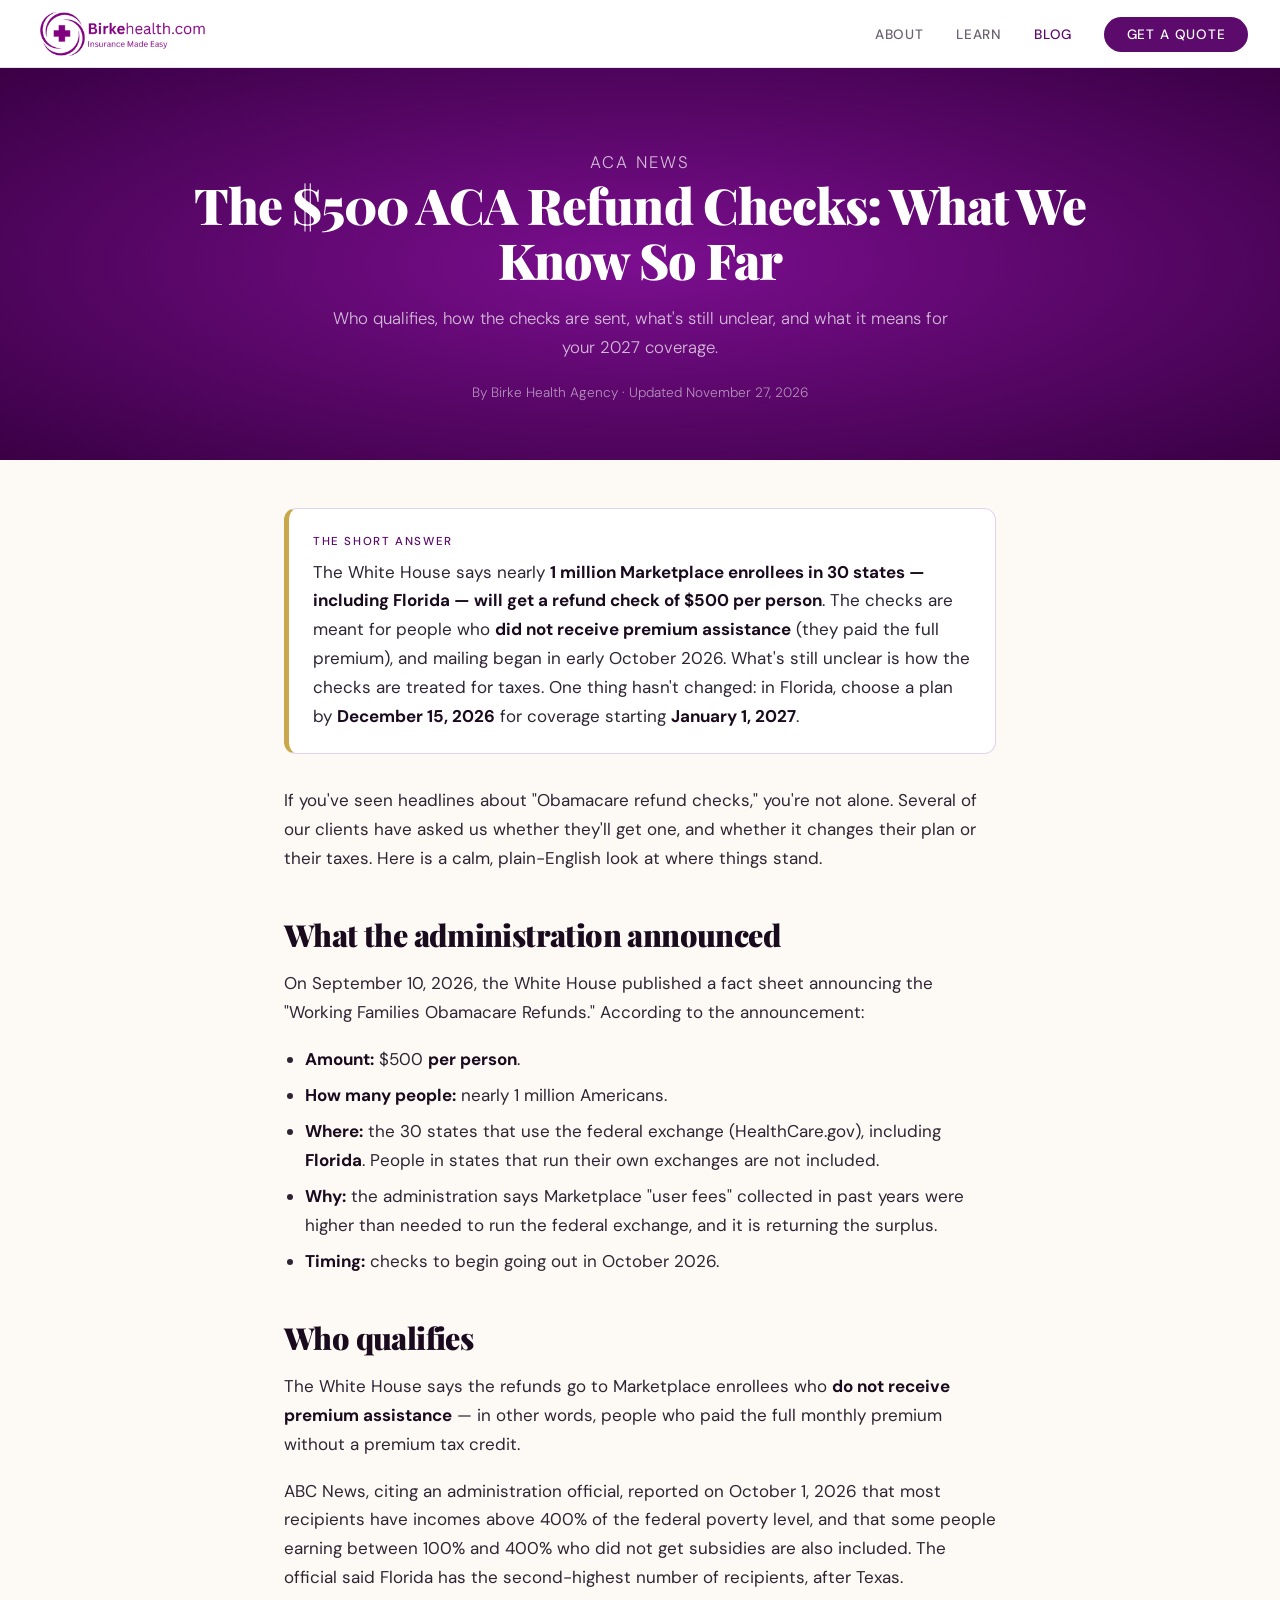
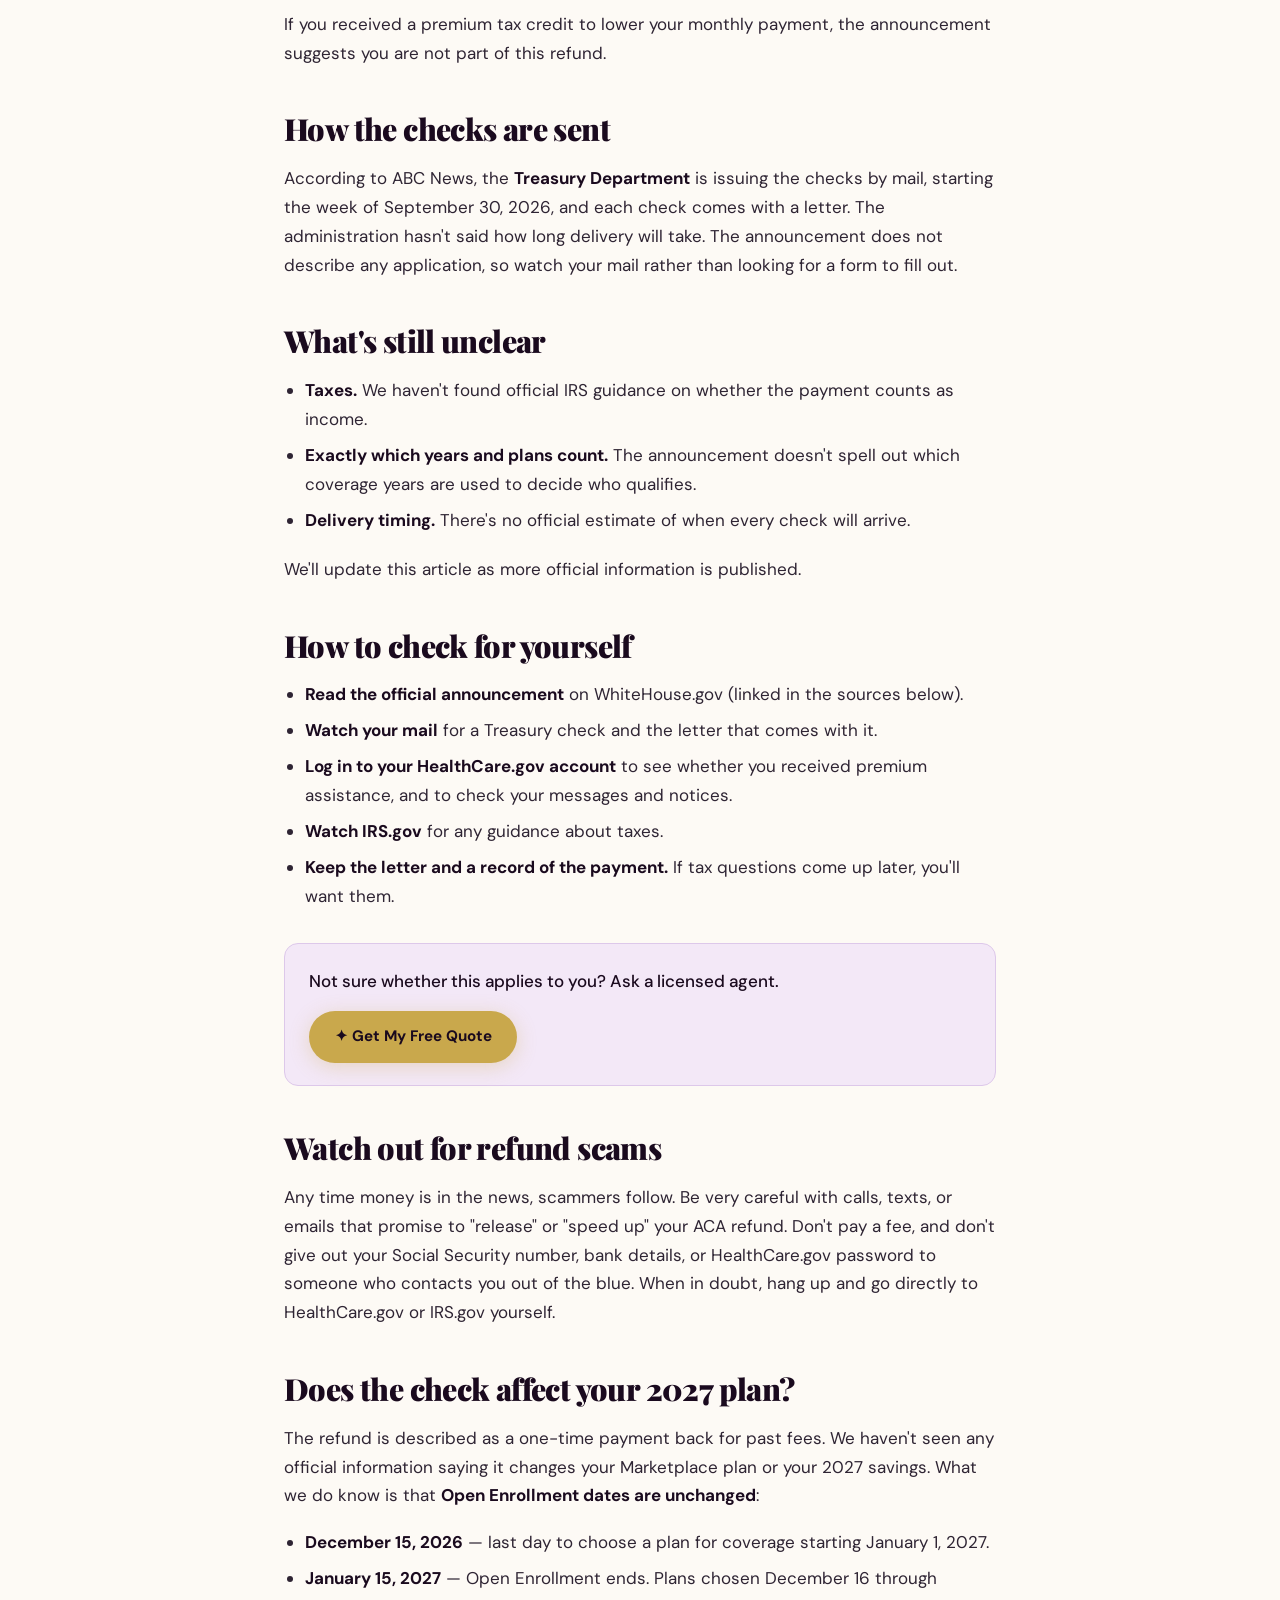
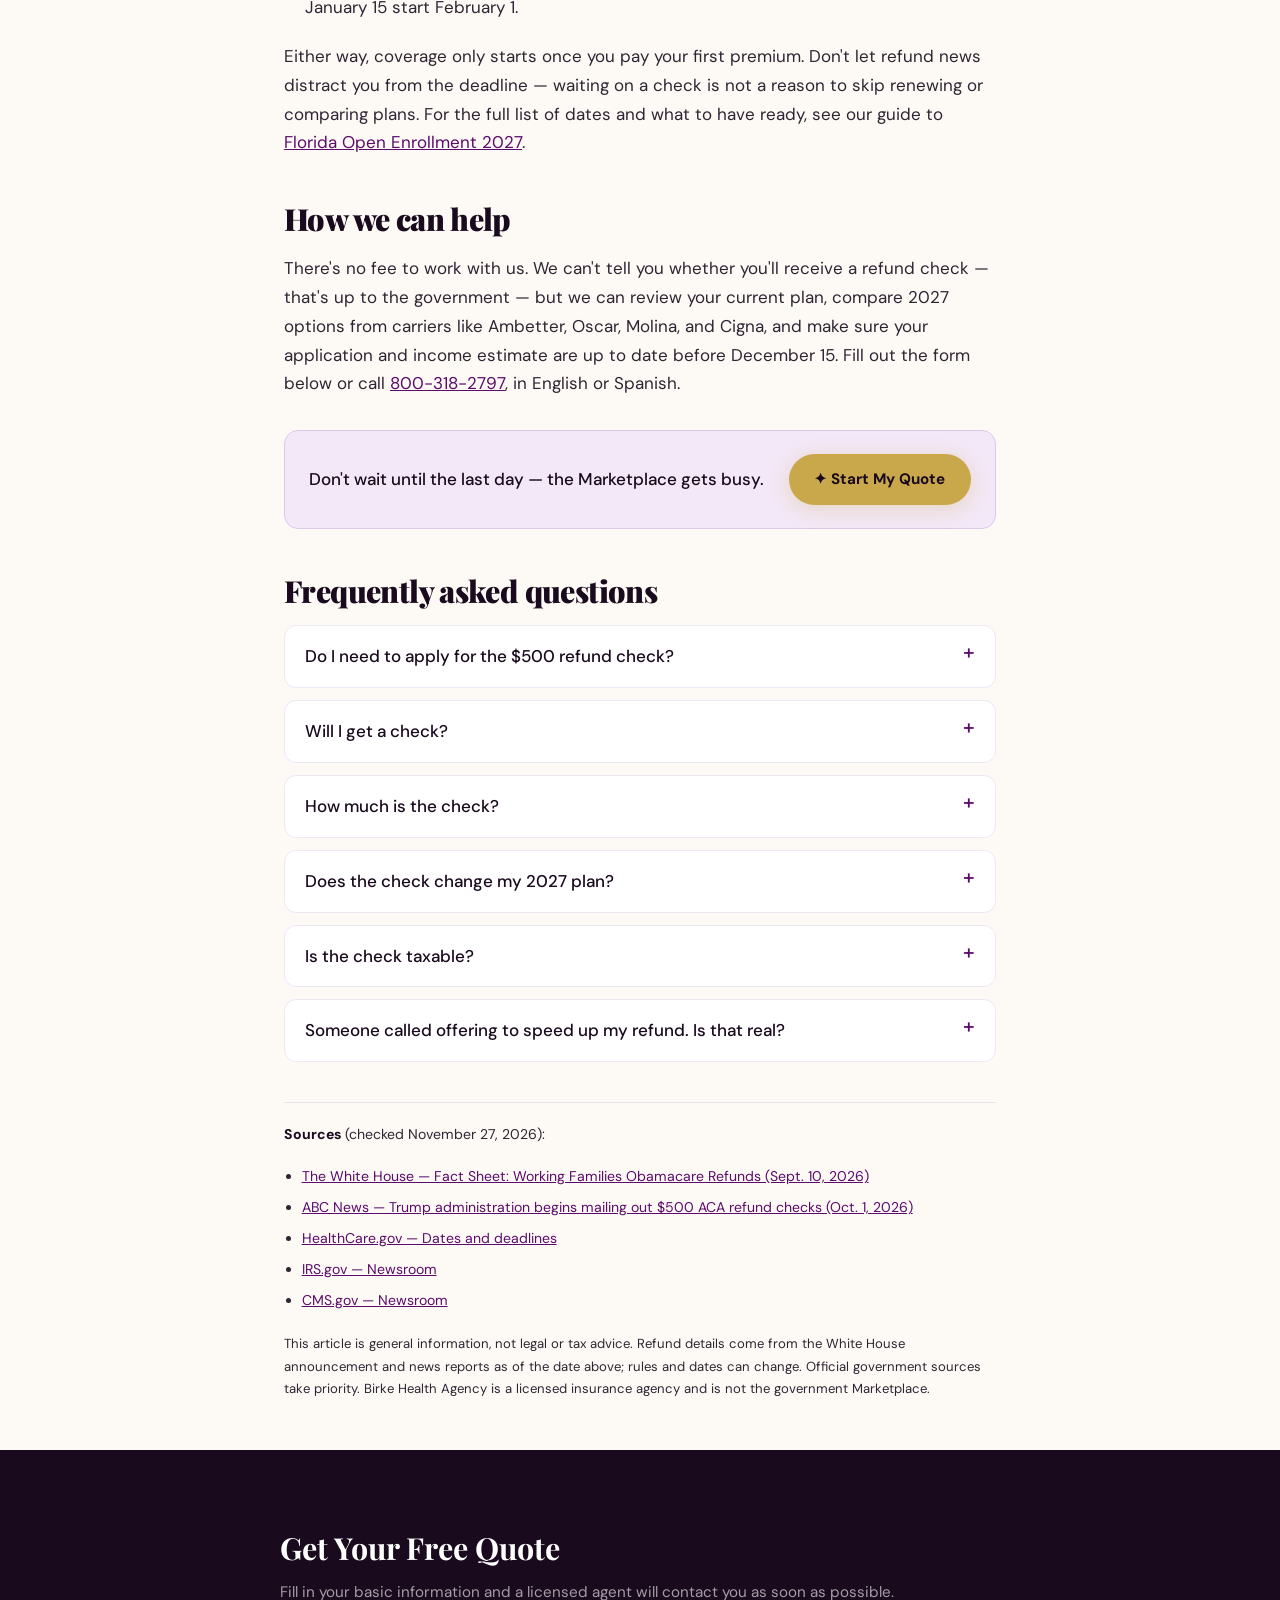
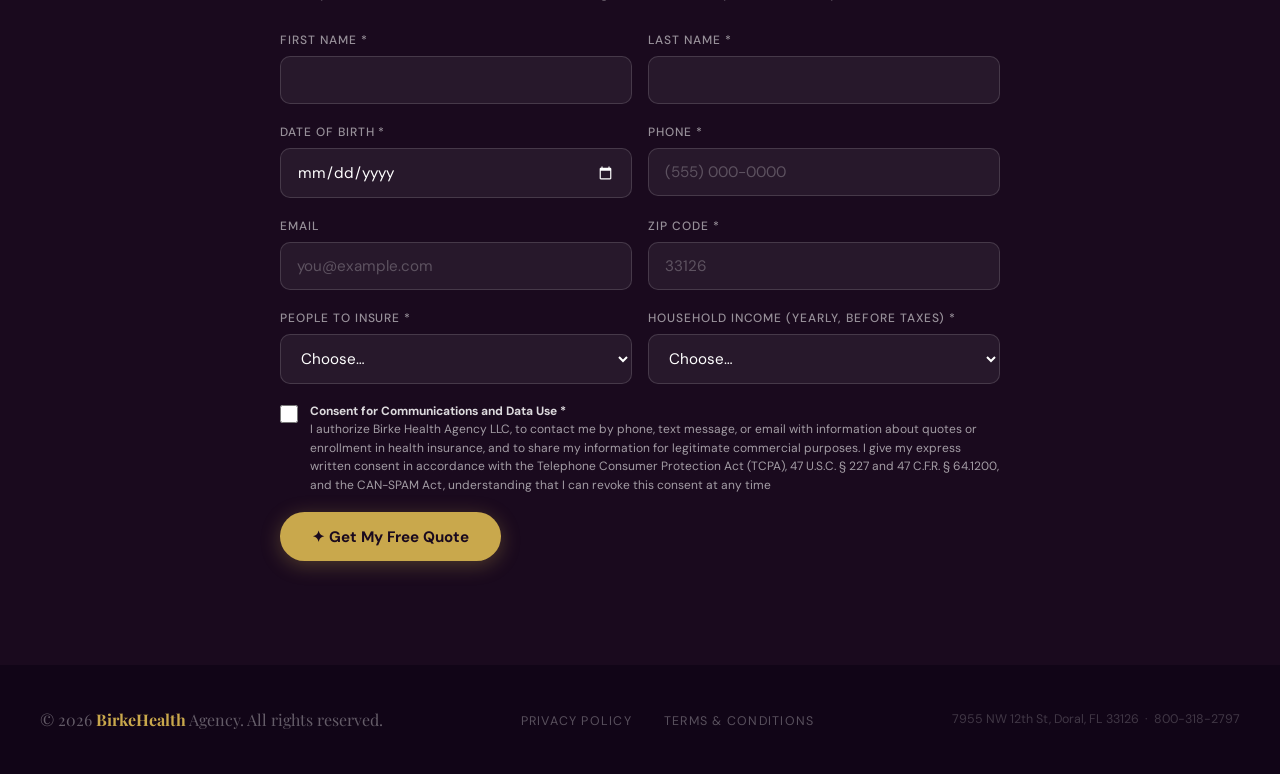
<file: blog/aca-refund-checks-2026.html>
<!DOCTYPE html>
<html lang="en">
<head>
  <meta charset="UTF-8">
  <meta name="viewport" content="width=device-width, initial-scale=1.0">
  <title>$500 ACA Refund Checks: What We Know So Far | Birke Health</title>
  <meta name="description" content="The White House says nearly 1 million Marketplace enrollees in 30 states, including Florida, will get a $500-per-person ACA refund check. Here's who qualifies, when checks go out, what's still unclear, and why the Dec. 15 deadline hasn't changed.">
  <link rel="canonical" href="https://birkehealth.com/blog/aca-refund-checks-2026.html">
  <meta property="og:type" content="article">
  <meta property="og:site_name" content="Birke Health Agency">
  <meta property="og:locale" content="en_US">
  <meta property="og:url" content="https://birkehealth.com/blog/aca-refund-checks-2026.html">
  <meta property="og:title" content="$500 ACA Refund Checks: What We Know So Far">
  <meta property="og:description" content="Who qualifies for the $500-per-person ACA refund checks, when they go out, and what's still unclear.">
  <meta property="og:image" content="https://birkehealth.com/og-image.png">
  <meta property="og:image:width" content="1200">
  <meta property="og:image:height" content="630">
  <meta name="twitter:card" content="summary_large_image">
  <link rel="preconnect" href="https://fonts.googleapis.com">
  <link rel="preconnect" href="https://fonts.gstatic.com" crossorigin>
  <link href="https://fonts.googleapis.com/css2?family=Playfair+Display:wght@700;900&family=DM+Sans:wght@300;400;500;700&display=swap" rel="stylesheet">
  <link rel="stylesheet" href="blog.css">
  <script type="application/ld+json">
  {
    "@context": "https://schema.org",
    "@type": "Article",
    "headline": "$500 ACA Refund Checks: What We Know So Far",
    "datePublished": "2026-11-27",
    "dateModified": "2026-11-27",
    "inLanguage": "en-US",
    "image": "https://birkehealth.com/og-image.png",
    "author": { "@type": "Organization", "name": "Birke Health Agency" },
    "publisher": { "@type": "Organization", "name": "Birke Health Agency", "logo": { "@type": "ImageObject", "url": "https://birkehealth.com/logo.webp" } },
    "mainEntityOfPage": "https://birkehealth.com/blog/aca-refund-checks-2026.html"
  }
  </script>
  <script type="application/ld+json">
  {
    "@context": "https://schema.org",
    "@type": "FAQPage",
    "mainEntity": [
      { "@type": "Question", "name": "Do I need to apply for the $500 ACA refund check?",
        "acceptedAnswer": { "@type": "Answer", "text": "The White House announcement does not describe any application. According to the administration, the Treasury Department mails checks to eligible people along with a letter. Never pay anyone or give out your personal or bank information to claim a refund." } },
      { "@type": "Question", "name": "Who qualifies for the $500 ACA refund check?",
        "acceptedAnswer": { "@type": "Answer", "text": "According to the White House, the checks go to Marketplace enrollees who did not receive premium assistance (paid the full premium) in the 30 states that use the federal exchange, including Florida. The amount is $500 per person." } },
      { "@type": "Question", "name": "Does the refund check change my health plan for 2027?",
        "acceptedAnswer": { "@type": "Answer", "text": "We have not seen any official information saying it does. Open Enrollment rules have not changed: in Florida, choose a plan by December 15, 2026 for coverage starting January 1, 2027." } },
      { "@type": "Question", "name": "Is the refund check taxable?",
        "acceptedAnswer": { "@type": "Answer", "text": "We have not found official IRS guidance on this yet. Keep any letter or payment record you receive and ask a tax professional when you file." } },
      { "@type": "Question", "name": "Does a licensed agent cost extra?",
        "acceptedAnswer": { "@type": "Answer", "text": "There is no fee to work with Birke Health Agency. We help you compare plans and enroll." } }
    ]
  }
  </script>
  <script src="../tracking.js"></script>
</head>
<body>

  <nav class="site-nav">
    <a href="/" class="nav-logo-img"><img src="../logo.webp" alt="Birkehealth.com – Insurance Made Easy"></a>
    <ul class="nav-links" id="navLinks">
      <li><a href="../about-us.html">About</a></li>
      <li><a href="../learn.html">Learn</a></li>
      <li><a href="./" class="active">Blog</a></li>
      <li><a href="#quote" class="nav-cta">Get a Quote</a></li>
    </ul>
    <button class="hamburger" aria-label="Menu" id="menuBtn"><span></span><span></span><span></span></button>
  </nav>

  <header class="page-hero">
    <p class="page-hero-label">ACA News</p>
    <h1>The $500 ACA Refund Checks: What We Know So Far</h1>
    <p>Who qualifies, how the checks are sent, what's still unclear, and what it means for your 2027 coverage.</p>
    <p class="meta">By Birke Health Agency · Updated November 27, 2026</p>
  </header>

  <main class="article">

    <div class="answer-box">
      <p class="label">The short answer</p>
      <p>The White House says nearly <strong>1 million Marketplace enrollees in 30 states — including Florida — will get a refund check of $500 per person</strong>. The checks are meant for people who <strong>did not receive premium assistance</strong> (they paid the full premium), and mailing began in early October 2026. What's still unclear is how the checks are treated for taxes. One thing hasn't changed: in Florida, choose a plan by <strong>December 15, 2026</strong> for coverage starting <strong>January 1, 2027</strong>.</p>
    </div>

    <p>If you've seen headlines about "Obamacare refund checks," you're not alone. Several of our clients have asked us whether they'll get one, and whether it changes their plan or their taxes. Here is a calm, plain-English look at where things stand.</p>

    <h2>What the administration announced</h2>
    <p>On September 10, 2026, the White House published a fact sheet announcing the "Working Families Obamacare Refunds." According to the announcement:</p>
    <ul>
      <li><strong>Amount:</strong> $500 <strong>per person</strong>.</li>
      <li><strong>How many people:</strong> nearly 1 million Americans.</li>
      <li><strong>Where:</strong> the 30 states that use the federal exchange (HealthCare.gov), including <strong>Florida</strong>. People in states that run their own exchanges are not included.</li>
      <li><strong>Why:</strong> the administration says Marketplace "user fees" collected in past years were higher than needed to run the federal exchange, and it is returning the surplus.</li>
      <li><strong>Timing:</strong> checks to begin going out in October 2026.</li>
    </ul>

    <h2>Who qualifies</h2>
    <p>The White House says the refunds go to Marketplace enrollees who <strong>do not receive premium assistance</strong> — in other words, people who paid the full monthly premium without a premium tax credit.</p>
    <p>ABC News, citing an administration official, reported on October 1, 2026 that most recipients have incomes above 400% of the federal poverty level, and that some people earning between 100% and 400% who did not get subsidies are also included. The official said Florida has the second-highest number of recipients, after Texas.</p>
    <p>If you received a premium tax credit to lower your monthly payment, the announcement suggests you are not part of this refund.</p>

    <h2>How the checks are sent</h2>
    <p>According to ABC News, the <strong>Treasury Department</strong> is issuing the checks by mail, starting the week of September 30, 2026, and each check comes with a letter. The administration hasn't said how long delivery will take. The announcement does not describe any application, so watch your mail rather than looking for a form to fill out.</p>

    <h2>What's still unclear</h2>
    <ul>
      <li><strong>Taxes.</strong> We haven't found official IRS guidance on whether the payment counts as income.</li>
      <li><strong>Exactly which years and plans count.</strong> The announcement doesn't spell out which coverage years are used to decide who qualifies.</li>
      <li><strong>Delivery timing.</strong> There's no official estimate of when every check will arrive.</li>
    </ul>
    <p>We'll update this article as more official information is published.</p>

    <h2>How to check for yourself</h2>
    <ul>
      <li><strong>Read the official announcement</strong> on WhiteHouse.gov (linked in the sources below).</li>
      <li><strong>Watch your mail</strong> for a Treasury check and the letter that comes with it.</li>
      <li><strong>Log in to your HealthCare.gov account</strong> to see whether you received premium assistance, and to check your messages and notices.</li>
      <li><strong>Watch IRS.gov</strong> for any guidance about taxes.</li>
      <li><strong>Keep the letter and a record of the payment.</strong> If tax questions come up later, you'll want them.</li>
    </ul>

    <div class="inline-cta">
      <p>Not sure whether this applies to you? Ask a licensed agent.</p>
      <a href="#quote" class="btn-gold">✦ Get My Free Quote</a>
    </div>

    <h2>Watch out for refund scams</h2>
    <p>Any time money is in the news, scammers follow. Be very careful with calls, texts, or emails that promise to "release" or "speed up" your ACA refund. Don't pay a fee, and don't give out your Social Security number, bank details, or HealthCare.gov password to someone who contacts you out of the blue. When in doubt, hang up and go directly to HealthCare.gov or IRS.gov yourself.</p>

    <h2>Does the check affect your 2027 plan?</h2>
    <p>The refund is described as a one-time payment back for past fees. We haven't seen any official information saying it changes your Marketplace plan or your 2027 savings. What we do know is that <strong>Open Enrollment dates are unchanged</strong>:</p>
    <ul>
      <li><strong>December 15, 2026</strong> — last day to choose a plan for coverage starting January 1, 2027.</li>
      <li><strong>January 15, 2027</strong> — Open Enrollment ends. Plans chosen December 16 through January 15 start February 1.</li>
    </ul>
    <p>Either way, coverage only starts once you pay your first premium. Don't let refund news distract you from the deadline — waiting on a check is not a reason to skip renewing or comparing plans. For the full list of dates and what to have ready, see our guide to <a href="open-enrollment-2027-florida-deadlines.html">Florida Open Enrollment 2027</a>.</p>

    <h2>How we can help</h2>
    <p>There's no fee to work with us. We can't tell you whether you'll receive a refund check — that's up to the government — but we can review your current plan, compare 2027 options from carriers like Ambetter, Oscar, Molina, and Cigna, and make sure your application and income estimate are up to date before December 15. Fill out the form below or call <a href="tel:8003182797">800-318-2797</a>, in English or Spanish.</p>

    <div class="inline-cta">
      <p>Don't wait until the last day — the Marketplace gets busy.</p>
      <a href="#quote" class="btn-gold">✦ Start My Quote</a>
    </div>

    <h2>Frequently asked questions</h2>
    <div class="faq">
      <details><summary>Do I need to apply for the $500 refund check?</summary><p>The White House announcement does not describe any application. According to the administration, the Treasury Department mails the checks with a letter. Never pay anyone or share personal or bank information to claim a refund.</p></details>
      <details><summary>Will I get a check?</summary><p>According to the White House, checks go to Marketplace enrollees in 30 federal-exchange states, including Florida, who did not receive premium assistance. If you got a premium tax credit, the announcement suggests you are not included.</p></details>
      <details><summary>How much is the check?</summary><p>$500 per person, according to the White House.</p></details>
      <details><summary>Does the check change my 2027 plan?</summary><p>We haven't seen official information saying it does. The deadline is still December 15, 2026 for coverage starting January 1, 2027.</p></details>
      <details><summary>Is the check taxable?</summary><p>We haven't found official IRS guidance yet. Keep your letter or payment record and ask a tax professional when you file.</p></details>
      <details><summary>Someone called offering to speed up my refund. Is that real?</summary><p>Be very cautious. Don't pay a fee or give out your Social Security number, bank details, or account password. Go directly to HealthCare.gov or IRS.gov instead.</p></details>
    </div>

    <div class="sources">
      <p><strong>Sources</strong> (checked November 27, 2026):</p>
      <ul>
        <li><a href="https://www.whitehouse.gov/fact-sheets/2026/09/fact-sheet-president-donald-j-trump-announces-the-working-families-obamacare-refunds/" rel="noopener">The White House — Fact Sheet: Working Families Obamacare Refunds (Sept. 10, 2026)</a></li>
        <li><a href="https://abcnews.com/Health/trump-administration-begins-mailing-500-aca-refund-checks/story?id=136915170" rel="noopener">ABC News — Trump administration begins mailing out $500 ACA refund checks (Oct. 1, 2026)</a></li>
        <li><a href="https://www.healthcare.gov/quick-guide/dates-and-deadlines/" rel="noopener">HealthCare.gov — Dates and deadlines</a></li>
        <li><a href="https://www.irs.gov/newsroom" rel="noopener">IRS.gov — Newsroom</a></li>
        <li><a href="https://www.cms.gov/newsroom" rel="noopener">CMS.gov — Newsroom</a></li>
      </ul>
      <p class="disclaimer">This article is general information, not legal or tax advice. Refund details come from the White House announcement and news reports as of the date above; rules and dates can change. Official government sources take priority. Birke Health Agency is a licensed insurance agency and is not the government Marketplace.</p>
    </div>
  </main>

  <section class="contact-section">
    <div id="quote" class="quote-wrap">
      <h2 class="quote-title">Get Your Free Quote</h2>
      <p class="quote-intro">Fill in your basic information and a licensed agent will contact you as soon as possible.</p>
      <form class="contact-form quote-form" data-site="birke" data-lang="en"
            data-endpoint="https://bha-crm.onrender.com/api/public/quote-request" novalidate>
        <div class="form-row">
          <div class="form-group"><label for="q-first">First name *</label><input type="text" id="q-first" name="firstName" autocomplete="given-name" maxlength="60"></div>
          <div class="form-group"><label for="q-last">Last name *</label><input type="text" id="q-last" name="lastName" autocomplete="family-name" maxlength="60"></div>
        </div>
        <div class="form-row">
          <div class="form-group"><label for="q-dob">Date of birth *</label><input type="date" id="q-dob" name="dob" autocomplete="bday" min="1900-01-01"></div>
          <div class="form-group"><label for="q-phone">Phone *</label><input type="tel" id="q-phone" name="phone" autocomplete="tel" inputmode="tel" placeholder="(555) 000-0000" maxlength="20"></div>
        </div>
        <div class="form-row">
          <div class="form-group"><label for="q-email">Email</label><input type="email" id="q-email" name="email" autocomplete="email" placeholder="you@example.com" maxlength="120"></div>
          <div class="form-group"><label for="q-zip">Zip code *</label><input type="text" id="q-zip" name="zip" autocomplete="postal-code" inputmode="numeric" maxlength="5" placeholder="33126"></div>
        </div>
        <div class="form-row">
          <div class="form-group"><label for="q-people">People to insure *</label>
            <select id="q-people" name="people"><option value="">Choose…</option><option value="1">1 – Individual</option><option value="2">2 – People</option><option value="3+">3 or more – Family plan</option></select></div>
          <div class="form-group"><label for="q-income">Household income (yearly, before taxes) *</label>
            <select id="q-income" name="income"><option value="">Choose…</option><option value="0-21000">$0 – $21,000</option><option value="21000-45000">$21,000 – $45,000</option><option value="45000-80000">$45,000 – $80,000</option><option value="80000+">$80,000 or more</option></select></div>
        </div>
        <div class="quote-hp" aria-hidden="true"><label for="q-company">Company</label><input type="text" id="q-company" name="company" tabindex="-1" autocomplete="off"></div>
        <div class="quote-consent">
          <label>
            <input type="checkbox" name="consent">
            <span><strong>Consent for Communications and Data Use *</strong><br>
            I authorize Birke Health Agency LLC, to contact me by phone, text message, or email with information about quotes or enrollment in health insurance, and to share my information for legitimate commercial purposes. I give my express written consent in accordance with the Telephone Consumer Protection Act (TCPA), 47 U.S.C. § 227 and 47 C.F.R. § 64.1200, and the CAN-SPAM Act, understanding that I can revoke this consent at any time</span>
          </label>
        </div>
        <button type="submit" class="btn-form">✦ Get My Free Quote</button>
        <p class="quote-status" role="alert"></p>
      </form>
      <div class="form-success quote-success" tabindex="-1" hidden>
        ✅ Thank you! A licensed agent will contact you soon.<br>
        Need help now? Call <a href="tel:8003182797">800-318-2797</a>.
      </div>
    </div>
  </section>

  <footer>
    <div class="footer-inner">
      <p class="footer-brand">© 2026 <strong>BirkeHealth</strong> Agency. All rights reserved.</p>
      <ul class="footer-links">
        <li><a href="../privacy-policy.html">Privacy Policy</a></li>
        <li><a href="../terms-and-conditions.html">Terms &amp; Conditions</a></li>
      </ul>
      <p class="footer-copy">7955 NW 12th St, Doral, FL 33126 &nbsp;·&nbsp; <a href="tel:8003182797">800-318-2797</a></p>
    </div>
  </footer>

  <script src="../quote-form.js" defer></script>
  <script>
    document.getElementById('menuBtn').addEventListener('click', function () {
      document.getElementById('navLinks').classList.toggle('open');
    });
  </script>
</body>
</html>
</file>
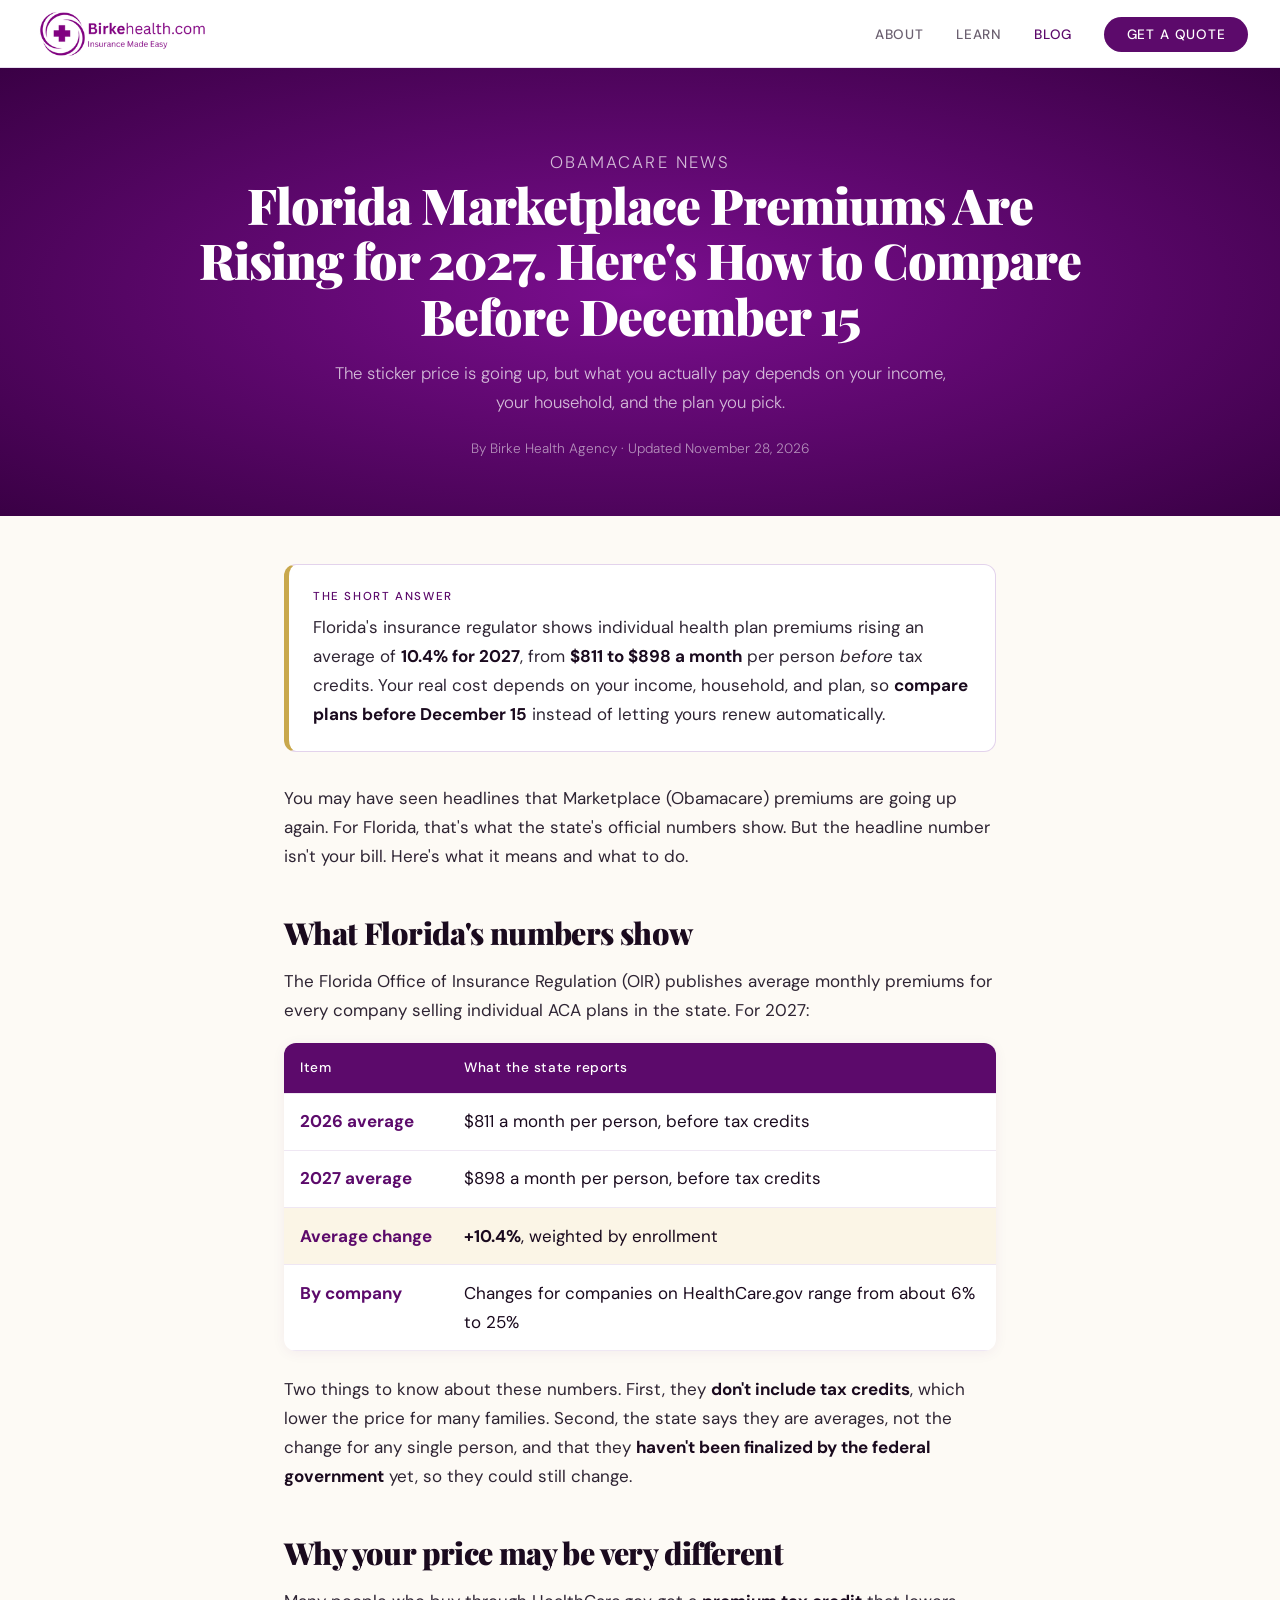
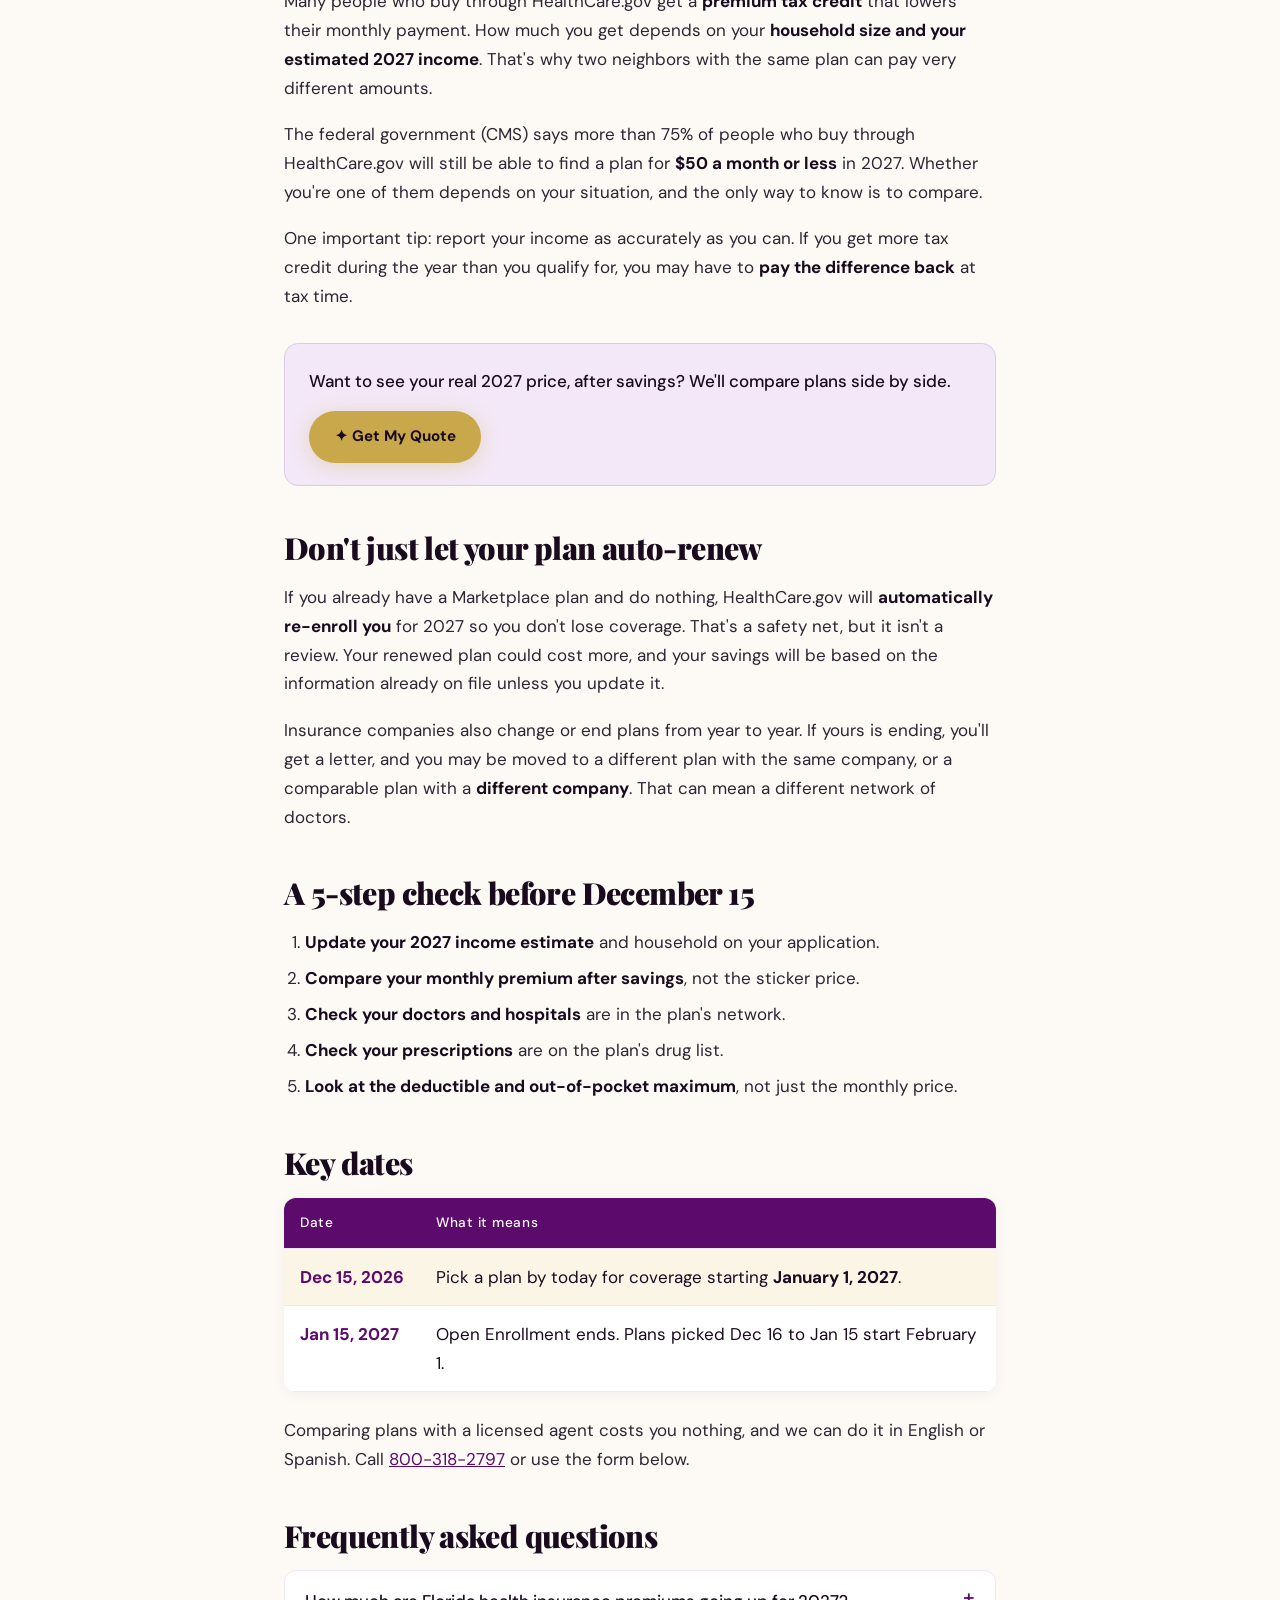
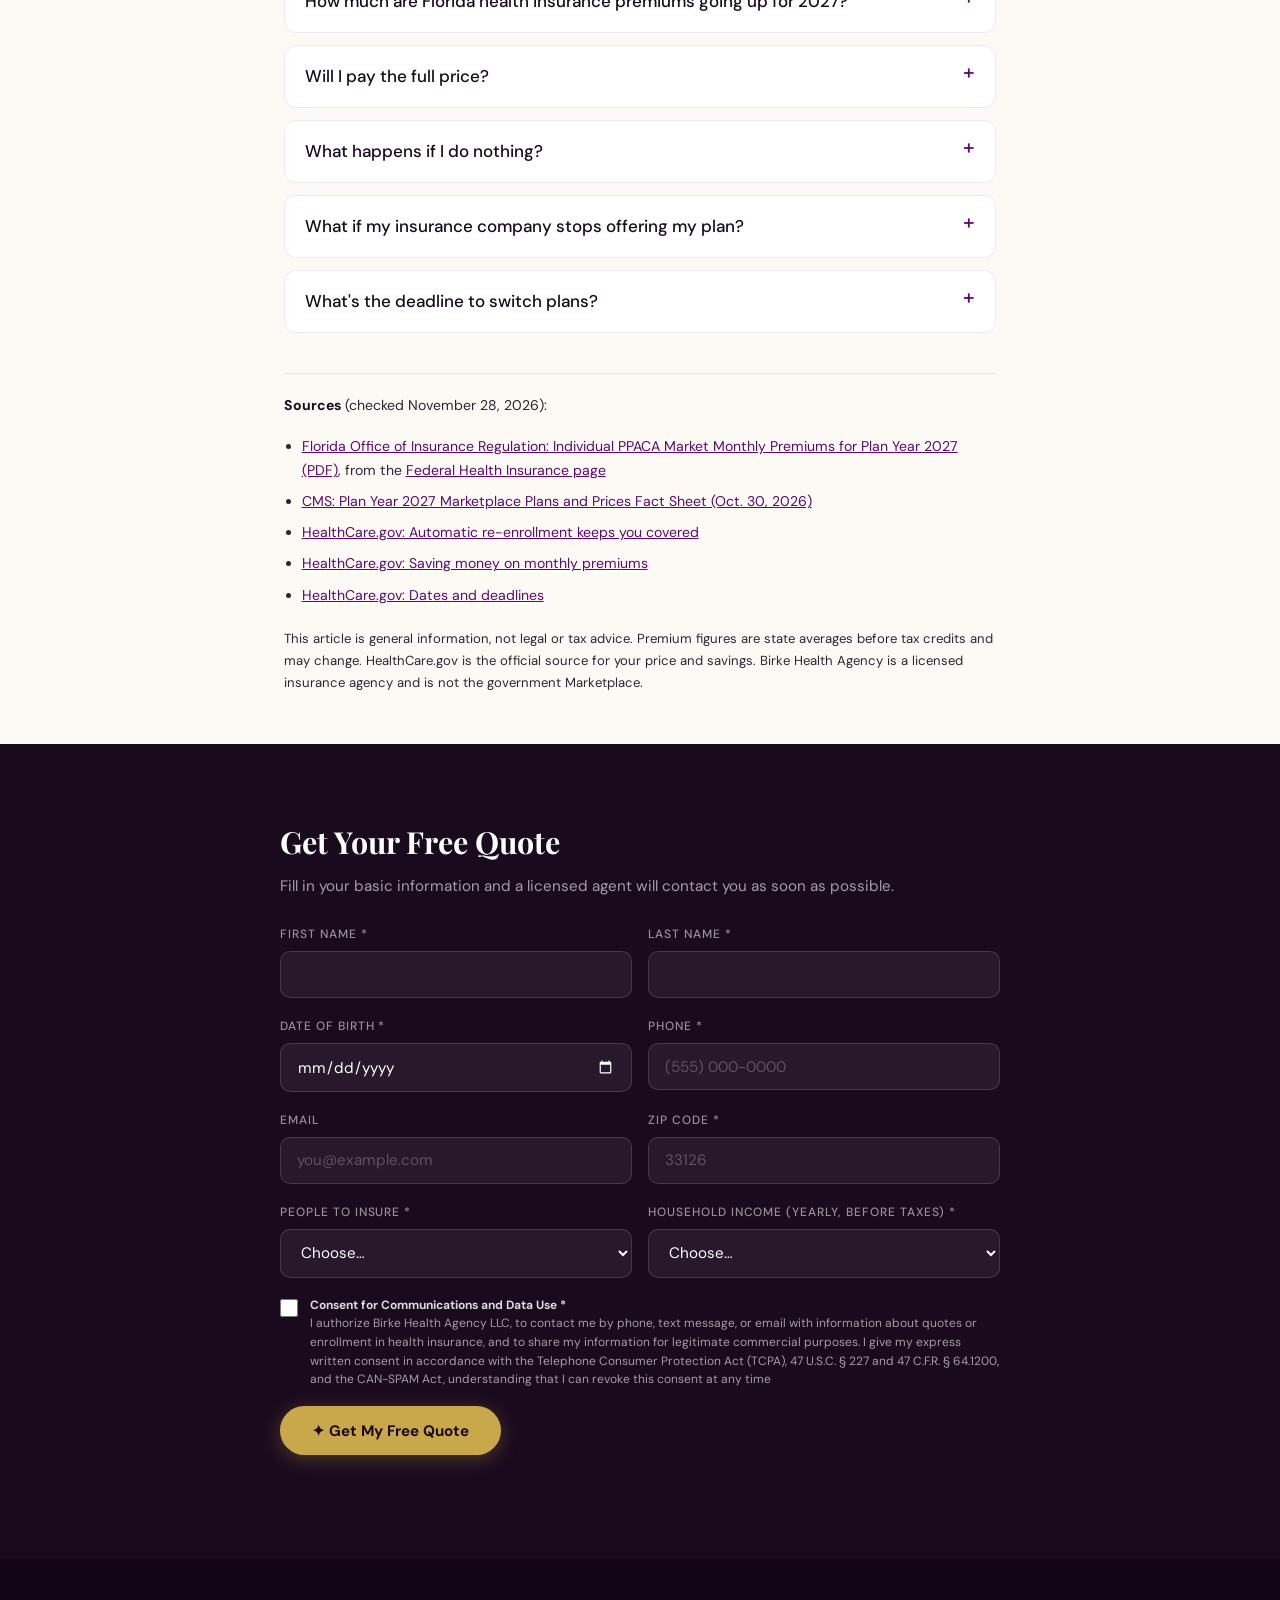
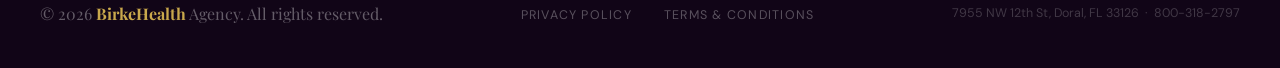
<file: blog/florida-2027-premium-increase.html>
<!DOCTYPE html>
<html lang="en">
<head>
  <meta charset="UTF-8">
  <meta name="viewport" content="width=device-width, initial-scale=1.0">
  <title>Florida 2027 Health Insurance Premiums Up 10.4%: How to Compare | Birke Health</title>
  <meta name="description" content="Florida regulators show individual health insurance premiums rising 10.4% on average for 2027, before tax credits. Why your real cost may differ, what auto-renewal does, and how to compare before December 15.">
  <link rel="canonical" href="https://birkehealth.com/blog/florida-2027-premium-increase.html">
  <meta property="og:type" content="article">
  <meta property="og:site_name" content="Birke Health Agency">
  <meta property="og:locale" content="en_US">
  <meta property="og:url" content="https://birkehealth.com/blog/florida-2027-premium-increase.html">
  <meta property="og:title" content="Florida Marketplace Premiums Are Rising 10.4% for 2027. Here's How to Compare Before December 15">
  <meta property="og:description" content="Average Florida premiums go from $811 to $898 a month before tax credits. What that means for you and how to compare before Dec. 15.">
  <meta property="og:image" content="https://birkehealth.com/og-image.png">
  <meta property="og:image:width" content="1200">
  <meta property="og:image:height" content="630">
  <meta name="twitter:card" content="summary_large_image">
  <link rel="preconnect" href="https://fonts.googleapis.com">
  <link rel="preconnect" href="https://fonts.gstatic.com" crossorigin>
  <link href="https://fonts.googleapis.com/css2?family=Playfair+Display:wght@700;900&family=DM+Sans:wght@300;400;500;700&display=swap" rel="stylesheet">
  <link rel="stylesheet" href="blog.css">
  <script type="application/ld+json">
  {
    "@context": "https://schema.org",
    "@type": "Article",
    "headline": "Florida Marketplace Premiums Are Rising 10.4% for 2027. Here's How to Compare Before December 15",
    "datePublished": "2026-11-28",
    "dateModified": "2026-11-28",
    "inLanguage": "en-US",
    "image": "https://birkehealth.com/og-image.png",
    "author": { "@type": "Organization", "name": "Birke Health Agency" },
    "publisher": { "@type": "Organization", "name": "Birke Health Agency", "logo": { "@type": "ImageObject", "url": "https://birkehealth.com/logo.webp" } },
    "mainEntityOfPage": "https://birkehealth.com/blog/florida-2027-premium-increase.html"
  }
  </script>
  <script type="application/ld+json">
  {
    "@context": "https://schema.org",
    "@type": "FAQPage",
    "mainEntity": [
      {
        "@type": "Question",
        "name": "How much are Florida health insurance premiums going up for 2027?",
        "acceptedAnswer": {
          "@type": "Answer",
          "text": "Florida's Office of Insurance Regulation shows an approved average increase of 10.4% for individual plans, from $811 to $898 a month per person, before any tax credits. It's an average across all companies, so your own change can be higher or lower."
        }
      },
      {
        "@type": "Question",
        "name": "Will I pay the full price?",
        "acceptedAnswer": {
          "@type": "Answer",
          "text": "Not necessarily. If you qualify for a premium tax credit, it lowers your monthly premium. The amount depends on your household size and estimated 2027 income. HealthCare.gov shows your price after savings when you compare plans."
        }
      },
      {
        "@type": "Question",
        "name": "What happens if I do nothing?",
        "acceptedAnswer": {
          "@type": "Answer",
          "text": "If you have Marketplace coverage, HealthCare.gov will automatically re-enroll you in a plan for 2027 so you don't have a gap. But it may not be the best price for you, and it may be a different plan if yours is ending."
        }
      },
      {
        "@type": "Question",
        "name": "What if my insurance company stops offering my plan?",
        "acceptedAnswer": {
          "@type": "Answer",
          "text": "You'll get a letter. HealthCare.gov may move you to a different plan with the same company, or to a comparable plan with a different company. Check that your doctors and medicines are still covered."
        }
      },
      {
        "@type": "Question",
        "name": "What's the deadline to switch plans?",
        "acceptedAnswer": {
          "@type": "Answer",
          "text": "Choose a new plan by December 15, 2026 for coverage that starts January 1, 2027. Open Enrollment ends January 15, 2027. Plans picked from December 16 to January 15 start February 1."
        }
      }
    ]
  }
  </script>
  <script src="../tracking.js"></script>
</head>
<body>

  <nav class="site-nav">
    <a href="/" class="nav-logo-img"><img src="../logo.webp" alt="Birkehealth.com – Insurance Made Easy"></a>
    <ul class="nav-links" id="navLinks">
      <li><a href="../about-us.html">About</a></li>
      <li><a href="../learn.html">Learn</a></li>
      <li><a href="./" class="active">Blog</a></li>
      <li><a href="#quote" class="nav-cta">Get a Quote</a></li>
    </ul>
    <button class="hamburger" aria-label="Menu" id="menuBtn"><span></span><span></span><span></span></button>
  </nav>

  <header class="page-hero">
    <p class="page-hero-label">Obamacare news</p>
    <h1>Florida Marketplace Premiums Are Rising for 2027. Here's How to Compare Before December 15</h1>
    <p>The sticker price is going up, but what you actually pay depends on your income, your household, and the plan you pick.</p>
    <p class="meta">By Birke Health Agency · Updated November 28, 2026</p>
  </header>

  <main class="article">

    <div class="answer-box">
      <p class="label">The short answer</p>
      <p>Florida's insurance regulator shows individual health plan premiums rising an average of <strong>10.4% for 2027</strong>, from <strong>$811 to $898 a month</strong> per person <em>before</em> tax credits. Your real cost depends on your income, household, and plan, so <strong>compare plans before December 15</strong> instead of letting yours renew automatically.</p>
    </div>

    <p>You may have seen headlines that Marketplace (Obamacare) premiums are going up again. For Florida, that's what the state's official numbers show. But the headline number isn't your bill. Here's what it means and what to do.</p>

    <h2>What Florida's numbers show</h2>
    <p>The Florida Office of Insurance Regulation (OIR) publishes average monthly premiums for every company selling individual ACA plans in the state. For 2027:</p>
    <table class="dates">
      <thead><tr><th>Item</th><th>What the state reports</th></tr></thead>
      <tbody>
        <tr><td>2026 average</td><td>$811 a month per person, before tax credits</td></tr>
        <tr><td>2027 average</td><td>$898 a month per person, before tax credits</td></tr>
        <tr class="hl"><td>Average change</td><td><strong>+10.4%</strong>, weighted by enrollment</td></tr>
        <tr><td>By company</td><td>Changes for companies on HealthCare.gov range from about 6% to 25%</td></tr>
      </tbody>
    </table>
    <p>Two things to know about these numbers. First, they <strong>don't include tax credits</strong>, which lower the price for many families. Second, the state says they are averages, not the change for any single person, and that they <strong>haven't been finalized by the federal government</strong> yet, so they could still change.</p>

    <h2>Why your price may be very different</h2>
    <p>Many people who buy through HealthCare.gov get a <strong>premium tax credit</strong> that lowers their monthly payment. How much you get depends on your <strong>household size and your estimated 2027 income</strong>. That's why two neighbors with the same plan can pay very different amounts.</p>
    <p>The federal government (CMS) says more than 75% of people who buy through HealthCare.gov will still be able to find a plan for <strong>$50 a month or less</strong> in 2027. Whether you're one of them depends on your situation, and the only way to know is to compare.</p>
    <p>One important tip: report your income as accurately as you can. If you get more tax credit during the year than you qualify for, you may have to <strong>pay the difference back</strong> at tax time.</p>

    <div class="inline-cta">
      <p>Want to see your real 2027 price, after savings? We'll compare plans side by side.</p>
      <a href="#quote" class="btn-gold">✦ Get My Quote</a>
    </div>

    <h2>Don't just let your plan auto-renew</h2>
    <p>If you already have a Marketplace plan and do nothing, HealthCare.gov will <strong>automatically re-enroll you</strong> for 2027 so you don't lose coverage. That's a safety net, but it isn't a review. Your renewed plan could cost more, and your savings will be based on the information already on file unless you update it.</p>
    <p>Insurance companies also change or end plans from year to year. If yours is ending, you'll get a letter, and you may be moved to a different plan with the same company, or a comparable plan with a <strong>different company</strong>. That can mean a different network of doctors.</p>

    <h2>A 5-step check before December 15</h2>
    <ol>
      <li><strong>Update your 2027 income estimate</strong> and household on your application.</li>
      <li><strong>Compare your monthly premium after savings</strong>, not the sticker price.</li>
      <li><strong>Check your doctors and hospitals</strong> are in the plan's network.</li>
      <li><strong>Check your prescriptions</strong> are on the plan's drug list.</li>
      <li><strong>Look at the deductible and out-of-pocket maximum</strong>, not just the monthly price.</li>
    </ol>

    <h2>Key dates</h2>
    <table class="dates">
      <thead><tr><th>Date</th><th>What it means</th></tr></thead>
      <tbody>
        <tr class="hl"><td>Dec 15, 2026</td><td>Pick a plan by today for coverage starting <strong>January 1, 2027</strong>.</td></tr>
        <tr><td>Jan 15, 2027</td><td>Open Enrollment ends. Plans picked Dec 16 to Jan 15 start February 1.</td></tr>
      </tbody>
    </table>
    <p>Comparing plans with a licensed agent costs you nothing, and we can do it in English or Spanish. Call <a href="tel:8003182797">800-318-2797</a> or use the form below.</p>

    <h2>Frequently asked questions</h2>
    <div class="faq">
      <details><summary>How much are Florida health insurance premiums going up for 2027?</summary><p>Florida's Office of Insurance Regulation shows an approved average increase of 10.4% for individual plans, from $811 to $898 a month per person, before any tax credits. It's an average across all companies, so your own change can be higher or lower.</p></details>
      <details><summary>Will I pay the full price?</summary><p>Not necessarily. If you qualify for a premium tax credit, it lowers your monthly premium. The amount depends on your household size and estimated 2027 income. HealthCare.gov shows your price after savings when you compare plans.</p></details>
      <details><summary>What happens if I do nothing?</summary><p>If you have Marketplace coverage, HealthCare.gov will automatically re-enroll you in a plan for 2027 so you don't have a gap. But it may not be the best price for you, and it may be a different plan if yours is ending.</p></details>
      <details><summary>What if my insurance company stops offering my plan?</summary><p>You'll get a letter. HealthCare.gov may move you to a different plan with the same company, or to a comparable plan with a different company. Check that your doctors and medicines are still covered.</p></details>
      <details><summary>What's the deadline to switch plans?</summary><p>Choose a new plan by December 15, 2026 for coverage that starts January 1, 2027. Open Enrollment ends January 15, 2027. Plans picked from December 16 to January 15 start February 1.</p></details>
    </div>

    <div class="sources">
      <p><strong>Sources</strong> (checked November 28, 2026):</p>
      <ul>
        <li><a href="https://floir.gov/docs-sf/life-health-libraries/federal-health-insurance/2027-plan-year/aca-2027-web-tables_deliverable-part-1.pdf" rel="noopener">Florida Office of Insurance Regulation: Individual PPACA Market Monthly Premiums for Plan Year 2027 (PDF)</a>, from the <a href="https://floir.gov/life-health/federal-health-insurance" rel="noopener">Federal Health Insurance page</a></li>
        <li><a href="https://www.cms.gov/newsroom/fact-sheets/plan-year-2027-marketplace-plans-prices-fact-sheet-0" rel="noopener">CMS: Plan Year 2027 Marketplace Plans and Prices Fact Sheet (Oct. 30, 2026)</a></li>
        <li><a href="https://www.healthcare.gov/keep-or-change-plan/automatically-enrolled/" rel="noopener">HealthCare.gov: Automatic re-enrollment keeps you covered</a></li>
        <li><a href="https://www.healthcare.gov/lower-costs/save-on-monthly-premiums/" rel="noopener">HealthCare.gov: Saving money on monthly premiums</a></li>
        <li><a href="https://www.healthcare.gov/quick-guide/dates-and-deadlines/" rel="noopener">HealthCare.gov: Dates and deadlines</a></li>
      </ul>
      <p class="disclaimer">This article is general information, not legal or tax advice. Premium figures are state averages before tax credits and may change. HealthCare.gov is the official source for your price and savings. Birke Health Agency is a licensed insurance agency and is not the government Marketplace.</p>
    </div>
  </main>

  <section class="contact-section">
    <div id="quote" class="quote-wrap">
      <h2 class="quote-title">Get Your Free Quote</h2>
      <p class="quote-intro">Fill in your basic information and a licensed agent will contact you as soon as possible.</p>
      <form class="contact-form quote-form" data-site="birke" data-lang="en"
            data-endpoint="https://bha-crm.onrender.com/api/public/quote-request" novalidate>
        <div class="form-row">
          <div class="form-group"><label for="q-first">First name *</label><input type="text" id="q-first" name="firstName" autocomplete="given-name" maxlength="60"></div>
          <div class="form-group"><label for="q-last">Last name *</label><input type="text" id="q-last" name="lastName" autocomplete="family-name" maxlength="60"></div>
        </div>
        <div class="form-row">
          <div class="form-group"><label for="q-dob">Date of birth *</label><input type="date" id="q-dob" name="dob" autocomplete="bday" min="1900-01-01"></div>
          <div class="form-group"><label for="q-phone">Phone *</label><input type="tel" id="q-phone" name="phone" autocomplete="tel" inputmode="tel" placeholder="(555) 000-0000" maxlength="20"></div>
        </div>
        <div class="form-row">
          <div class="form-group"><label for="q-email">Email</label><input type="email" id="q-email" name="email" autocomplete="email" placeholder="you@example.com" maxlength="120"></div>
          <div class="form-group"><label for="q-zip">Zip code *</label><input type="text" id="q-zip" name="zip" autocomplete="postal-code" inputmode="numeric" maxlength="5" placeholder="33126"></div>
        </div>
        <div class="form-row">
          <div class="form-group"><label for="q-people">People to insure *</label>
            <select id="q-people" name="people"><option value="">Choose…</option><option value="1">1 – Individual</option><option value="2">2 – People</option><option value="3+">3 or more – Family plan</option></select></div>
          <div class="form-group"><label for="q-income">Household income (yearly, before taxes) *</label>
            <select id="q-income" name="income"><option value="">Choose…</option><option value="0-21000">$0 – $21,000</option><option value="21000-45000">$21,000 – $45,000</option><option value="45000-80000">$45,000 – $80,000</option><option value="80000+">$80,000 or more</option></select></div>
        </div>
        <div class="quote-hp" aria-hidden="true"><label for="q-company">Company</label><input type="text" id="q-company" name="company" tabindex="-1" autocomplete="off"></div>
        <div class="quote-consent">
          <label>
            <input type="checkbox" name="consent">
            <span><strong>Consent for Communications and Data Use *</strong><br>
            I authorize Birke Health Agency LLC, to contact me by phone, text message, or email with information about quotes or enrollment in health insurance, and to share my information for legitimate commercial purposes. I give my express written consent in accordance with the Telephone Consumer Protection Act (TCPA), 47 U.S.C. § 227 and 47 C.F.R. § 64.1200, and the CAN-SPAM Act, understanding that I can revoke this consent at any time</span>
          </label>
        </div>
        <button type="submit" class="btn-form">✦ Get My Free Quote</button>
        <p class="quote-status" role="alert"></p>
      </form>
      <div class="form-success quote-success" tabindex="-1" hidden>
        ✅ Thank you! A licensed agent will contact you soon.<br>
        Need help now? Call <a href="tel:8003182797">800-318-2797</a>.
      </div>
    </div>
  </section>

  <footer>
    <div class="footer-inner">
      <p class="footer-brand">© 2026 <strong>BirkeHealth</strong> Agency. All rights reserved.</p>
      <ul class="footer-links">
        <li><a href="../privacy-policy.html">Privacy Policy</a></li>
        <li><a href="../terms-and-conditions.html">Terms &amp; Conditions</a></li>
      </ul>
      <p class="footer-copy">7955 NW 12th St, Doral, FL 33126 &nbsp;·&nbsp; <a href="tel:8003182797">800-318-2797</a></p>
    </div>
  </footer>

  <script src="../quote-form.js" defer></script>
  <script>
    document.getElementById('menuBtn').addEventListener('click', function () {
      document.getElementById('navLinks').classList.toggle('open');
    });
  </script>
</body>
</html>
</file>
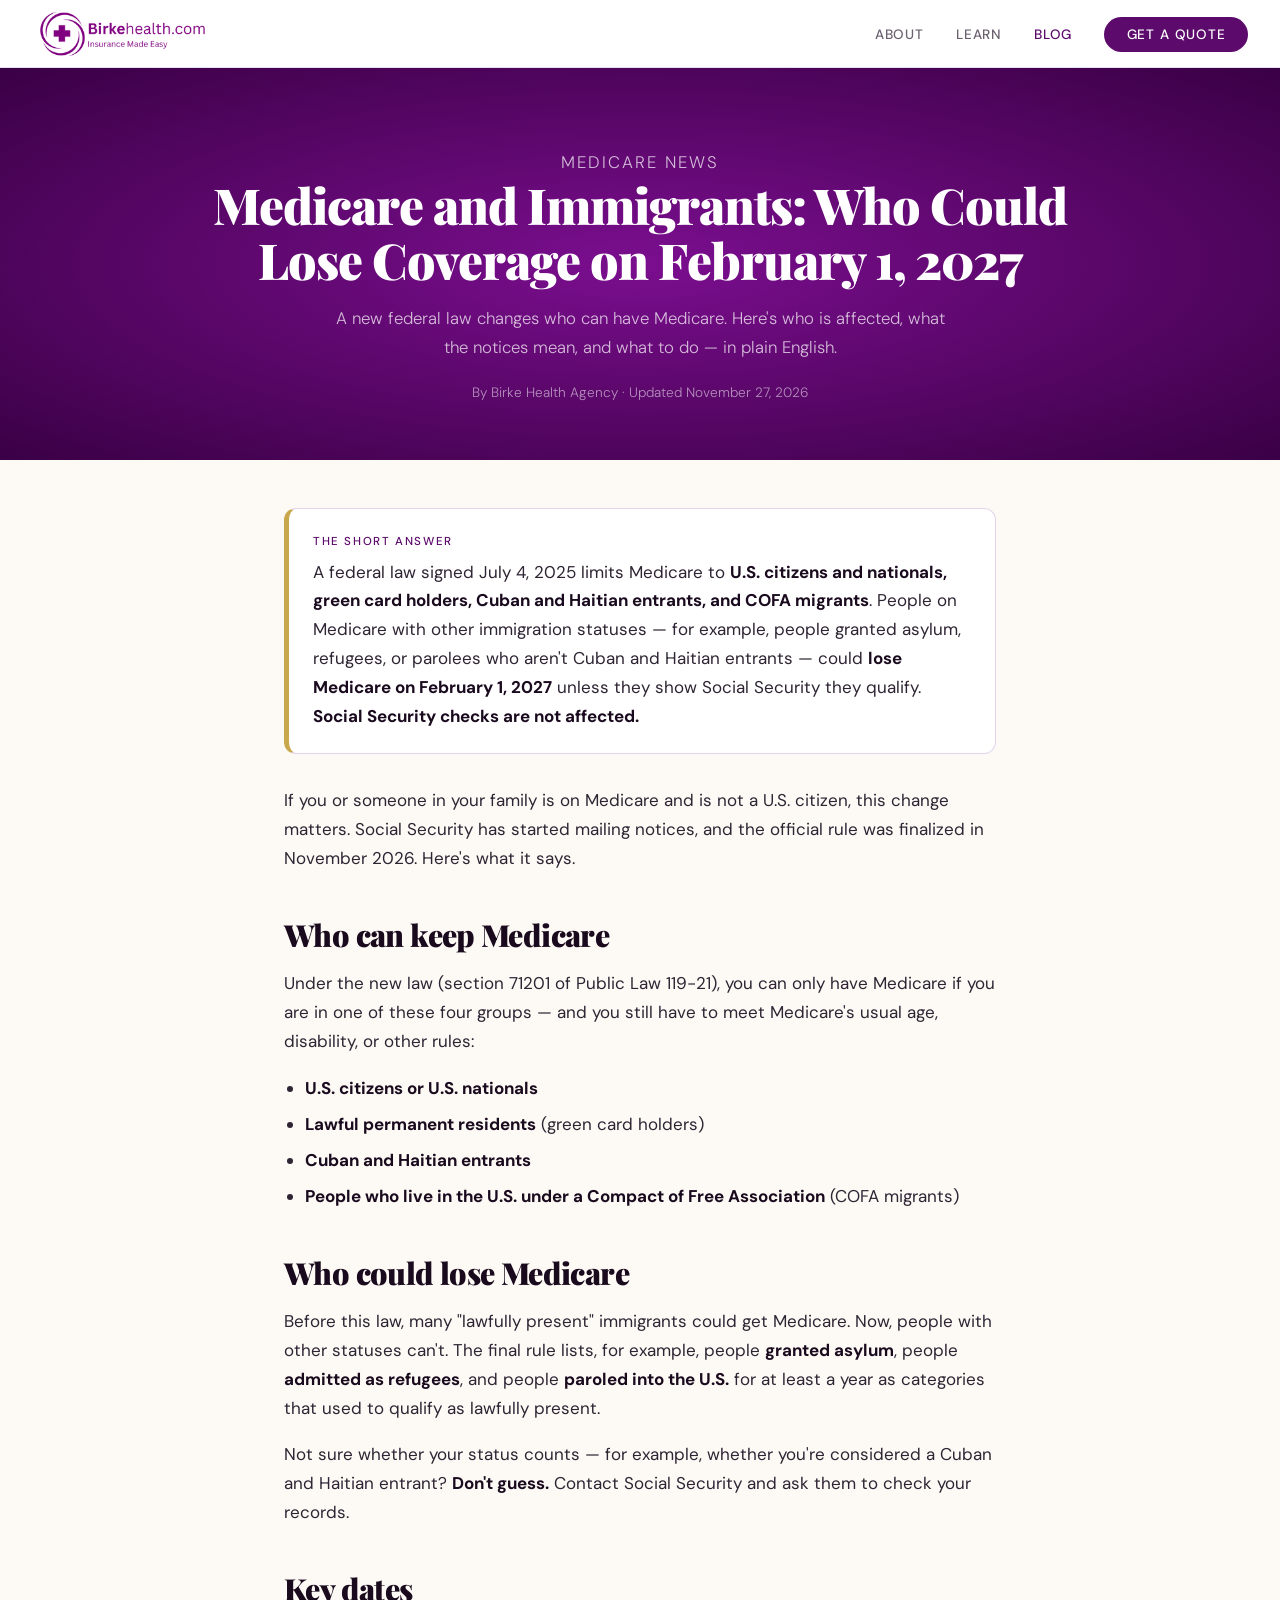
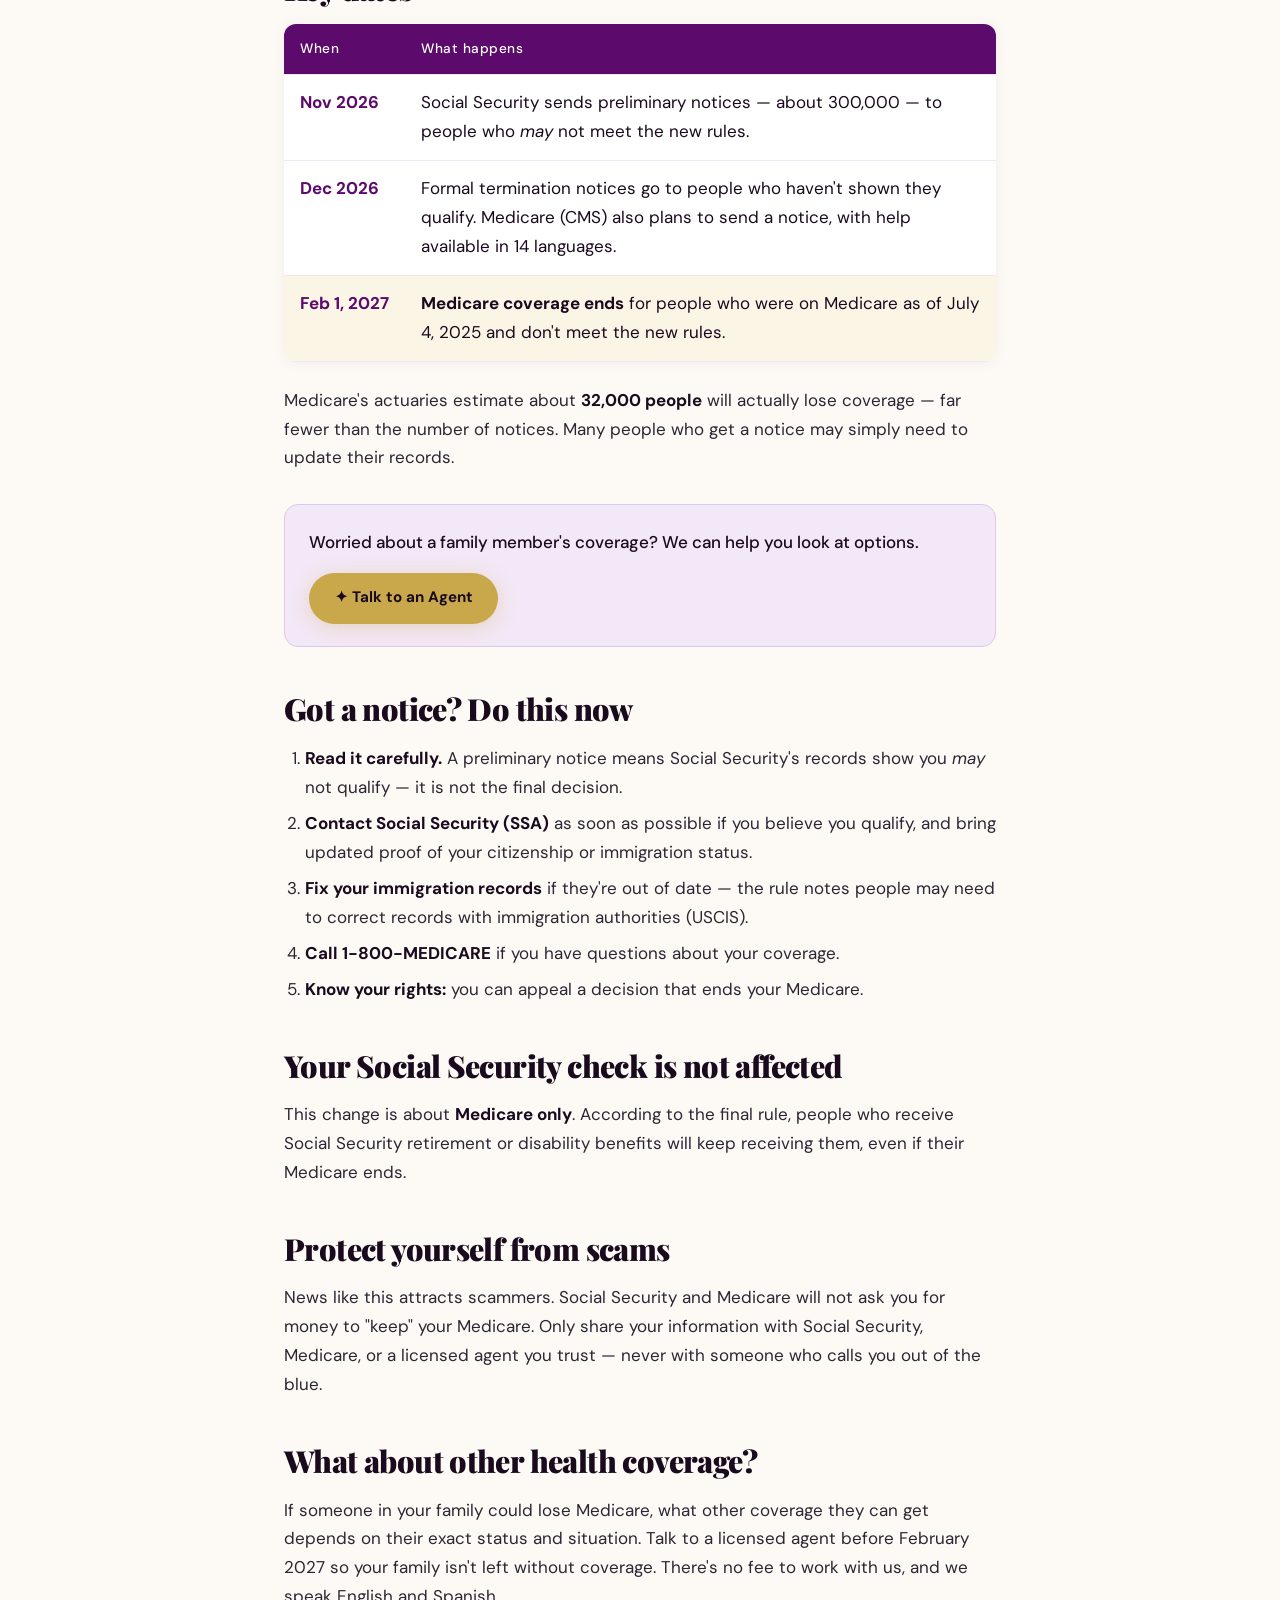
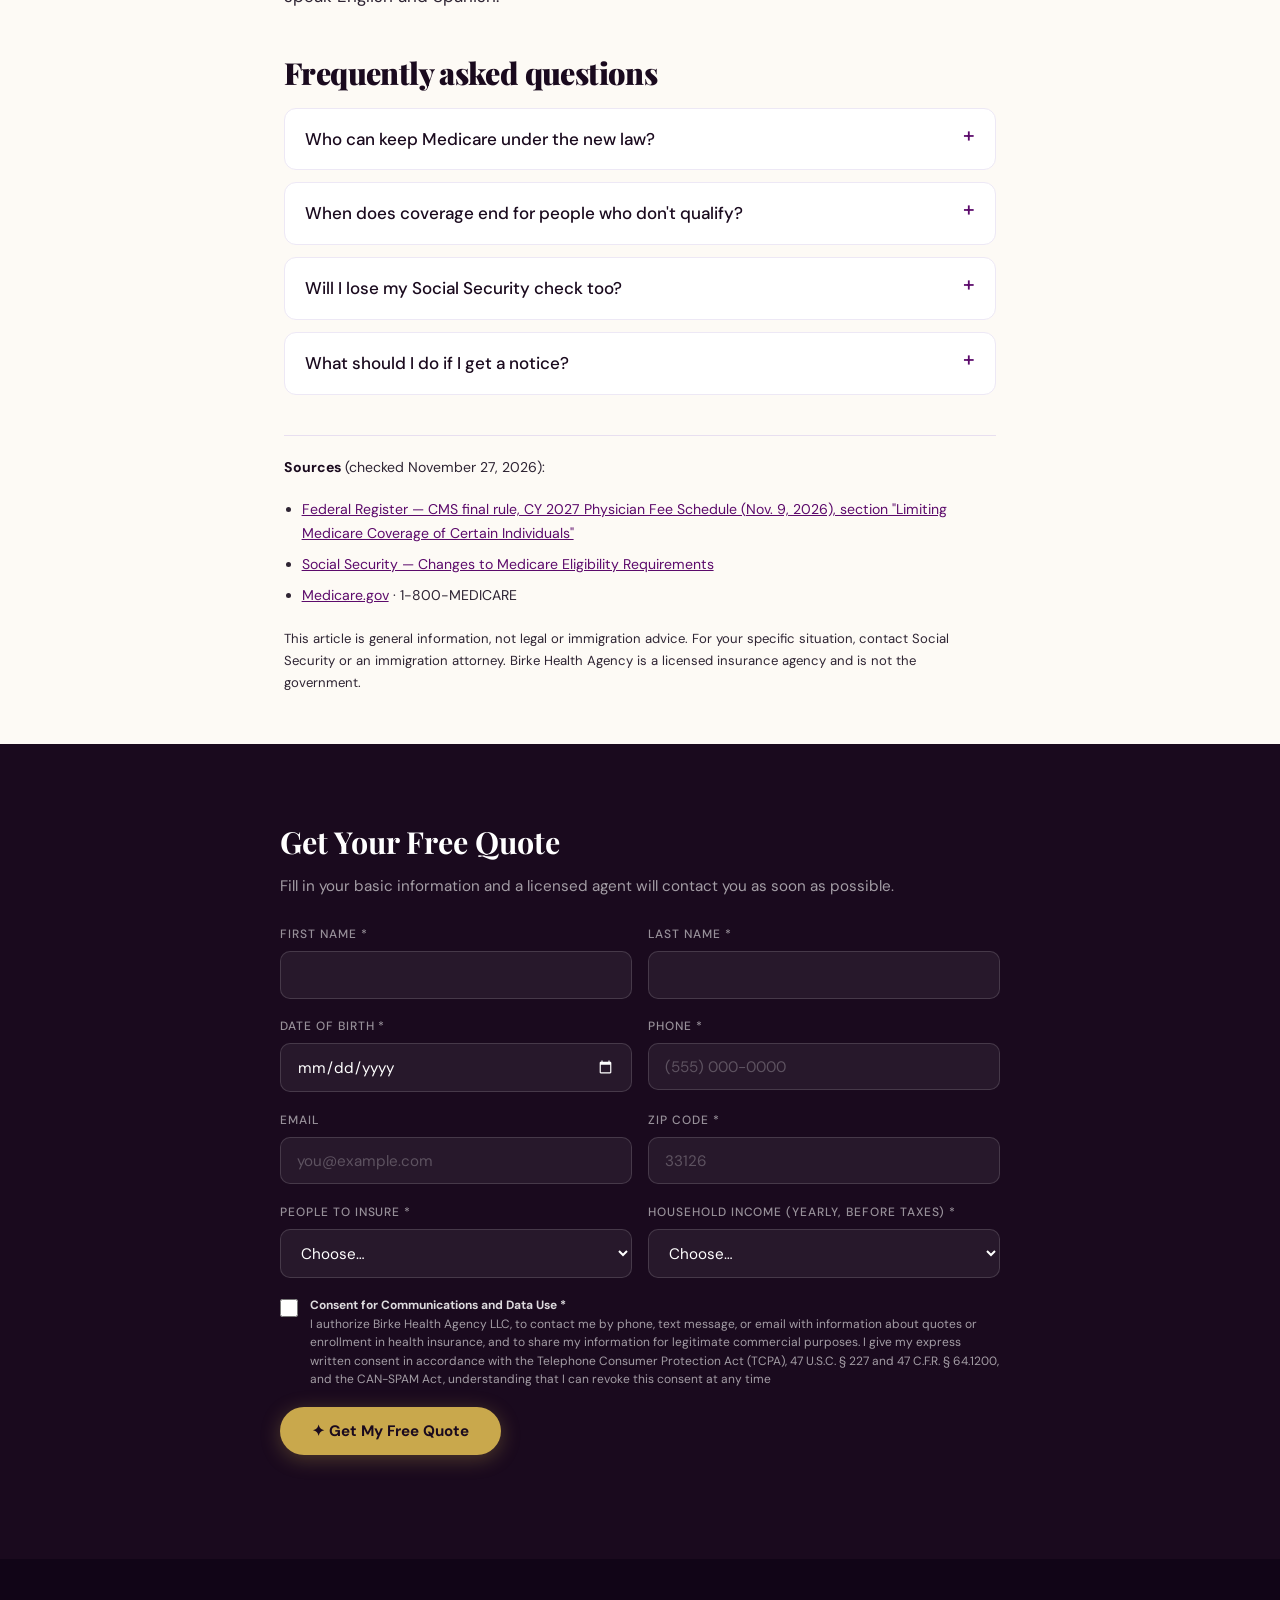
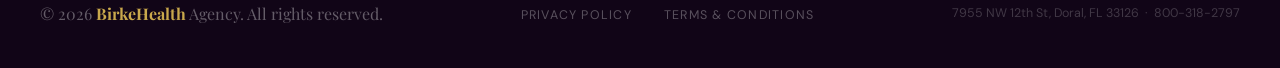
<file: blog/medicare-immigrants-february-2027.html>
<!DOCTYPE html>
<html lang="en">
<head>
  <meta charset="UTF-8">
  <meta name="viewport" content="width=device-width, initial-scale=1.0">
  <title>Medicare and Immigrants: Who Could Lose Coverage Feb. 1, 2027 | Birke Health</title>
  <meta name="description" content="A new federal law limits Medicare to citizens, green card holders, Cuban and Haitian entrants, and COFA migrants. Others could lose Medicare on February 1, 2027. What the notices mean and what to do.">
  <link rel="canonical" href="https://birkehealth.com/blog/medicare-immigrants-february-2027.html">
  <meta property="og:type" content="article">
  <meta property="og:site_name" content="Birke Health Agency">
  <meta property="og:locale" content="en_US">
  <meta property="og:url" content="https://birkehealth.com/blog/medicare-immigrants-february-2027.html">
  <meta property="og:title" content="Medicare and Immigrants: Who Could Lose Coverage on February 1, 2027">
  <meta property="og:description" content="Who keeps Medicare, who could lose it on Feb. 1, 2027, and what to do if you get a notice from Social Security.">
  <meta property="og:image" content="https://birkehealth.com/og-image.png">
  <meta property="og:image:width" content="1200">
  <meta property="og:image:height" content="630">
  <meta name="twitter:card" content="summary_large_image">
  <link rel="preconnect" href="https://fonts.googleapis.com">
  <link rel="preconnect" href="https://fonts.gstatic.com" crossorigin>
  <link href="https://fonts.googleapis.com/css2?family=Playfair+Display:wght@700;900&family=DM+Sans:wght@300;400;500;700&display=swap" rel="stylesheet">
  <link rel="stylesheet" href="blog.css">
  <script type="application/ld+json">
  {
    "@context": "https://schema.org",
    "@type": "Article",
    "headline": "Medicare and Immigrants: Who Could Lose Coverage on February 1, 2027",
    "datePublished": "2026-11-27",
    "dateModified": "2026-11-27",
    "inLanguage": "en-US",
    "image": "https://birkehealth.com/og-image.png",
    "author": { "@type": "Organization", "name": "Birke Health Agency" },
    "publisher": { "@type": "Organization", "name": "Birke Health Agency", "logo": { "@type": "ImageObject", "url": "https://birkehealth.com/logo.webp" } },
    "mainEntityOfPage": "https://birkehealth.com/blog/medicare-immigrants-february-2027.html"
  }
  </script>
  <script type="application/ld+json">
  {
    "@context": "https://schema.org",
    "@type": "FAQPage",
    "mainEntity": [
      {
        "@type": "Question",
        "name": "Who can keep Medicare under the new law?",
        "acceptedAnswer": {
          "@type": "Answer",
          "text": "U.S. citizens and nationals, lawful permanent residents (green card holders), Cuban and Haitian entrants, and people living in the U.S. under a Compact of Free Association (COFA), as long as they meet Medicare's usual rules."
        }
      },
      {
        "@type": "Question",
        "name": "When does coverage end for people who don't qualify?",
        "acceptedAnswer": {
          "@type": "Answer",
          "text": "For people who were already on Medicare on July 4, 2025 and can't show they qualify, Medicare coverage ends February 1, 2027."
        }
      },
      {
        "@type": "Question",
        "name": "Will I lose my Social Security check too?",
        "acceptedAnswer": {
          "@type": "Answer",
          "text": "No. The change is about Medicare only. According to the final rule, people who get Social Security benefits keep receiving them even if their Medicare ends."
        }
      },
      {
        "@type": "Question",
        "name": "What should I do if I get a notice?",
        "acceptedAnswer": {
          "@type": "Answer",
          "text": "Read it right away and contact Social Security (SSA) with updated proof of your status if you believe you qualify, before your coverage ends. You can also call 1-800-MEDICARE. You have the right to appeal."
        }
      }
    ]
  }
  </script>
  <script src="../tracking.js"></script>
</head>
<body>

  <nav class="site-nav">
    <a href="/" class="nav-logo-img"><img src="../logo.webp" alt="Birkehealth.com – Insurance Made Easy"></a>
    <ul class="nav-links" id="navLinks">
      <li><a href="../about-us.html">About</a></li>
      <li><a href="../learn.html">Learn</a></li>
      <li><a href="./" class="active">Blog</a></li>
      <li><a href="#quote" class="nav-cta">Get a Quote</a></li>
    </ul>
    <button class="hamburger" aria-label="Menu" id="menuBtn"><span></span><span></span><span></span></button>
  </nav>

  <header class="page-hero">
    <p class="page-hero-label">Medicare news</p>
    <h1>Medicare and Immigrants: Who Could Lose Coverage on February 1, 2027</h1>
    <p>A new federal law changes who can have Medicare. Here's who is affected, what the notices mean, and what to do — in plain English.</p>
    <p class="meta">By Birke Health Agency · Updated November 27, 2026</p>
  </header>

  <main class="article">

    <div class="answer-box">
      <p class="label">The short answer</p>
      <p>A federal law signed July 4, 2025 limits Medicare to <strong>U.S. citizens and nationals, green card holders, Cuban and Haitian entrants, and COFA migrants</strong>. People on Medicare with other immigration statuses — for example, people granted asylum, refugees, or parolees who aren't Cuban and Haitian entrants — could <strong>lose Medicare on February 1, 2027</strong> unless they show Social Security they qualify. <strong>Social Security checks are not affected.</strong></p>
    </div>

    <p>If you or someone in your family is on Medicare and is not a U.S. citizen, this change matters. Social Security has started mailing notices, and the official rule was finalized in November 2026. Here's what it says.</p>

    <h2>Who can keep Medicare</h2>
    <p>Under the new law (section 71201 of Public Law 119-21), you can only have Medicare if you are in one of these four groups — and you still have to meet Medicare's usual age, disability, or other rules:</p>
    <ul>
      <li><strong>U.S. citizens or U.S. nationals</strong></li>
      <li><strong>Lawful permanent residents</strong> (green card holders)</li>
      <li><strong>Cuban and Haitian entrants</strong></li>
      <li><strong>People who live in the U.S. under a Compact of Free Association</strong> (COFA migrants)</li>
    </ul>

    <h2>Who could lose Medicare</h2>
    <p>Before this law, many "lawfully present" immigrants could get Medicare. Now, people with other statuses can't. The final rule lists, for example, people <strong>granted asylum</strong>, people <strong>admitted as refugees</strong>, and people <strong>paroled into the U.S.</strong> for at least a year as categories that used to qualify as lawfully present.</p>
    <p>Not sure whether your status counts — for example, whether you're considered a Cuban and Haitian entrant? <strong>Don't guess.</strong> Contact Social Security and ask them to check your records.</p>

    <h2>Key dates</h2>
    <table class="dates">
      <thead><tr><th>When</th><th>What happens</th></tr></thead>
      <tbody>
        <tr><td>Nov 2026</td><td>Social Security sends preliminary notices — about 300,000 — to people who <em>may</em> not meet the new rules.</td></tr>
        <tr><td>Dec 2026</td><td>Formal termination notices go to people who haven't shown they qualify. Medicare (CMS) also plans to send a notice, with help available in 14 languages.</td></tr>
        <tr class="hl"><td>Feb 1, 2027</td><td><strong>Medicare coverage ends</strong> for people who were on Medicare as of July 4, 2025 and don't meet the new rules.</td></tr>
      </tbody>
    </table>
    <p>Medicare's actuaries estimate about <strong>32,000 people</strong> will actually lose coverage — far fewer than the number of notices. Many people who get a notice may simply need to update their records.</p>

    <div class="inline-cta">
      <p>Worried about a family member's coverage? We can help you look at options.</p>
      <a href="#quote" class="btn-gold">✦ Talk to an Agent</a>
    </div>

    <h2>Got a notice? Do this now</h2>
    <ol>
      <li><strong>Read it carefully.</strong> A preliminary notice means Social Security's records show you <em>may</em> not qualify — it is not the final decision.</li>
      <li><strong>Contact Social Security (SSA)</strong> as soon as possible if you believe you qualify, and bring updated proof of your citizenship or immigration status.</li>
      <li><strong>Fix your immigration records</strong> if they're out of date — the rule notes people may need to correct records with immigration authorities (USCIS).</li>
      <li><strong>Call 1-800-MEDICARE</strong> if you have questions about your coverage.</li>
      <li><strong>Know your rights:</strong> you can appeal a decision that ends your Medicare.</li>
    </ol>

    <h2>Your Social Security check is not affected</h2>
    <p>This change is about <strong>Medicare only</strong>. According to the final rule, people who receive Social Security retirement or disability benefits will keep receiving them, even if their Medicare ends.</p>

    <h2>Protect yourself from scams</h2>
    <p>News like this attracts scammers. Social Security and Medicare will not ask you for money to "keep" your Medicare. Only share your information with Social Security, Medicare, or a licensed agent you trust — never with someone who calls you out of the blue.</p>

    <h2>What about other health coverage?</h2>
    <p>If someone in your family could lose Medicare, what other coverage they can get depends on their exact status and situation. Talk to a licensed agent before February 2027 so your family isn't left without coverage. There's no fee to work with us, and we speak English and Spanish.</p>

    <h2>Frequently asked questions</h2>
    <div class="faq">
      <details><summary>Who can keep Medicare under the new law?</summary><p>U.S. citizens and nationals, lawful permanent residents (green card holders), Cuban and Haitian entrants, and people living in the U.S. under a Compact of Free Association (COFA), as long as they meet Medicare's usual rules.</p></details>
      <details><summary>When does coverage end for people who don't qualify?</summary><p>For people who were already on Medicare on July 4, 2025 and can't show they qualify, Medicare coverage ends February 1, 2027.</p></details>
      <details><summary>Will I lose my Social Security check too?</summary><p>No. The change is about Medicare only. According to the final rule, people who get Social Security benefits keep receiving them even if their Medicare ends.</p></details>
      <details><summary>What should I do if I get a notice?</summary><p>Read it right away and contact Social Security (SSA) with updated proof of your status if you believe you qualify, before your coverage ends. You can also call 1-800-MEDICARE. You have the right to appeal.</p></details>
    </div>

    <div class="sources">
      <p><strong>Sources</strong> (checked November 27, 2026):</p>
      <ul>
        <li><a href="https://www.federalregister.gov/documents/2026/11/09/2026-22743/medicare-and-medicaid-programs-cy-2027-payment-policies-under-the-physician-fee-schedule-and-other" rel="noopener">Federal Register — CMS final rule, CY 2027 Physician Fee Schedule (Nov. 9, 2026), section "Limiting Medicare Coverage of Certain Individuals"</a></li>
        <li><a href="https://www.ssa.gov/news/en/advocates/2026-11-10.html" rel="noopener">Social Security — Changes to Medicare Eligibility Requirements</a></li>
        <li><a href="https://www.medicare.gov/" rel="noopener">Medicare.gov</a> · 1-800-MEDICARE</li>
      </ul>
      <p class="disclaimer">This article is general information, not legal or immigration advice. For your specific situation, contact Social Security or an immigration attorney. Birke Health Agency is a licensed insurance agency and is not the government.</p>
    </div>
  </main>

  <section class="contact-section">
    <div id="quote" class="quote-wrap">
      <h2 class="quote-title">Get Your Free Quote</h2>
      <p class="quote-intro">Fill in your basic information and a licensed agent will contact you as soon as possible.</p>
      <form class="contact-form quote-form" data-site="birke" data-lang="en"
            data-endpoint="https://bha-crm.onrender.com/api/public/quote-request" novalidate>
        <div class="form-row">
          <div class="form-group"><label for="q-first">First name *</label><input type="text" id="q-first" name="firstName" autocomplete="given-name" maxlength="60"></div>
          <div class="form-group"><label for="q-last">Last name *</label><input type="text" id="q-last" name="lastName" autocomplete="family-name" maxlength="60"></div>
        </div>
        <div class="form-row">
          <div class="form-group"><label for="q-dob">Date of birth *</label><input type="date" id="q-dob" name="dob" autocomplete="bday" min="1900-01-01"></div>
          <div class="form-group"><label for="q-phone">Phone *</label><input type="tel" id="q-phone" name="phone" autocomplete="tel" inputmode="tel" placeholder="(555) 000-0000" maxlength="20"></div>
        </div>
        <div class="form-row">
          <div class="form-group"><label for="q-email">Email</label><input type="email" id="q-email" name="email" autocomplete="email" placeholder="you@example.com" maxlength="120"></div>
          <div class="form-group"><label for="q-zip">Zip code *</label><input type="text" id="q-zip" name="zip" autocomplete="postal-code" inputmode="numeric" maxlength="5" placeholder="33126"></div>
        </div>
        <div class="form-row">
          <div class="form-group"><label for="q-people">People to insure *</label>
            <select id="q-people" name="people"><option value="">Choose…</option><option value="1">1 – Individual</option><option value="2">2 – People</option><option value="3+">3 or more – Family plan</option></select></div>
          <div class="form-group"><label for="q-income">Household income (yearly, before taxes) *</label>
            <select id="q-income" name="income"><option value="">Choose…</option><option value="0-21000">$0 – $21,000</option><option value="21000-45000">$21,000 – $45,000</option><option value="45000-80000">$45,000 – $80,000</option><option value="80000+">$80,000 or more</option></select></div>
        </div>
        <div class="quote-hp" aria-hidden="true"><label for="q-company">Company</label><input type="text" id="q-company" name="company" tabindex="-1" autocomplete="off"></div>
        <div class="quote-consent">
          <label>
            <input type="checkbox" name="consent">
            <span><strong>Consent for Communications and Data Use *</strong><br>
            I authorize Birke Health Agency LLC, to contact me by phone, text message, or email with information about quotes or enrollment in health insurance, and to share my information for legitimate commercial purposes. I give my express written consent in accordance with the Telephone Consumer Protection Act (TCPA), 47 U.S.C. § 227 and 47 C.F.R. § 64.1200, and the CAN-SPAM Act, understanding that I can revoke this consent at any time</span>
          </label>
        </div>
        <button type="submit" class="btn-form">✦ Get My Free Quote</button>
        <p class="quote-status" role="alert"></p>
      </form>
      <div class="form-success quote-success" tabindex="-1" hidden>
        ✅ Thank you! A licensed agent will contact you soon.<br>
        Need help now? Call <a href="tel:8003182797">800-318-2797</a>.
      </div>
    </div>
  </section>

  <footer>
    <div class="footer-inner">
      <p class="footer-brand">© 2026 <strong>BirkeHealth</strong> Agency. All rights reserved.</p>
      <ul class="footer-links">
        <li><a href="../privacy-policy.html">Privacy Policy</a></li>
        <li><a href="../terms-and-conditions.html">Terms &amp; Conditions</a></li>
      </ul>
      <p class="footer-copy">7955 NW 12th St, Doral, FL 33126 &nbsp;·&nbsp; <a href="tel:8003182797">800-318-2797</a></p>
    </div>
  </footer>

  <script src="../quote-form.js" defer></script>
  <script>
    document.getElementById('menuBtn').addEventListener('click', function () {
      document.getElementById('navLinks').classList.toggle('open');
    });
  </script>
</body>
</html>
</file>
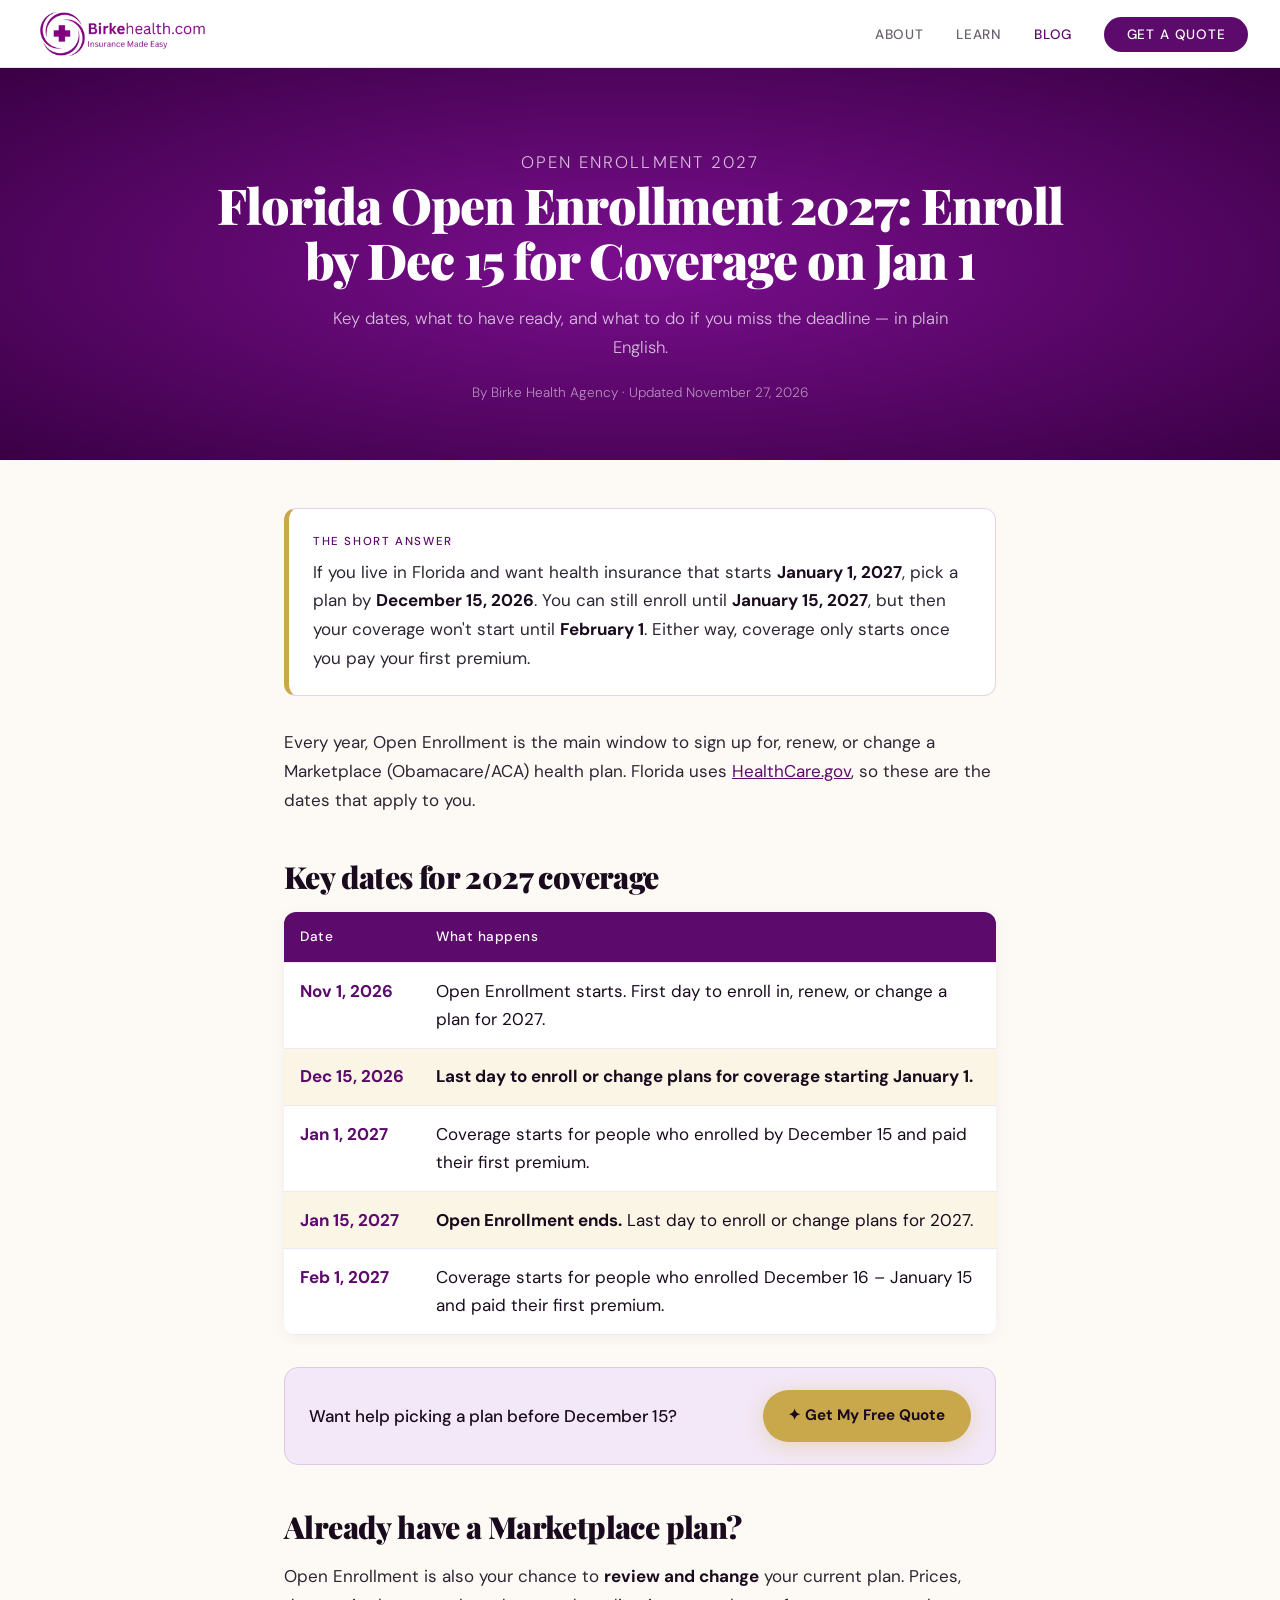
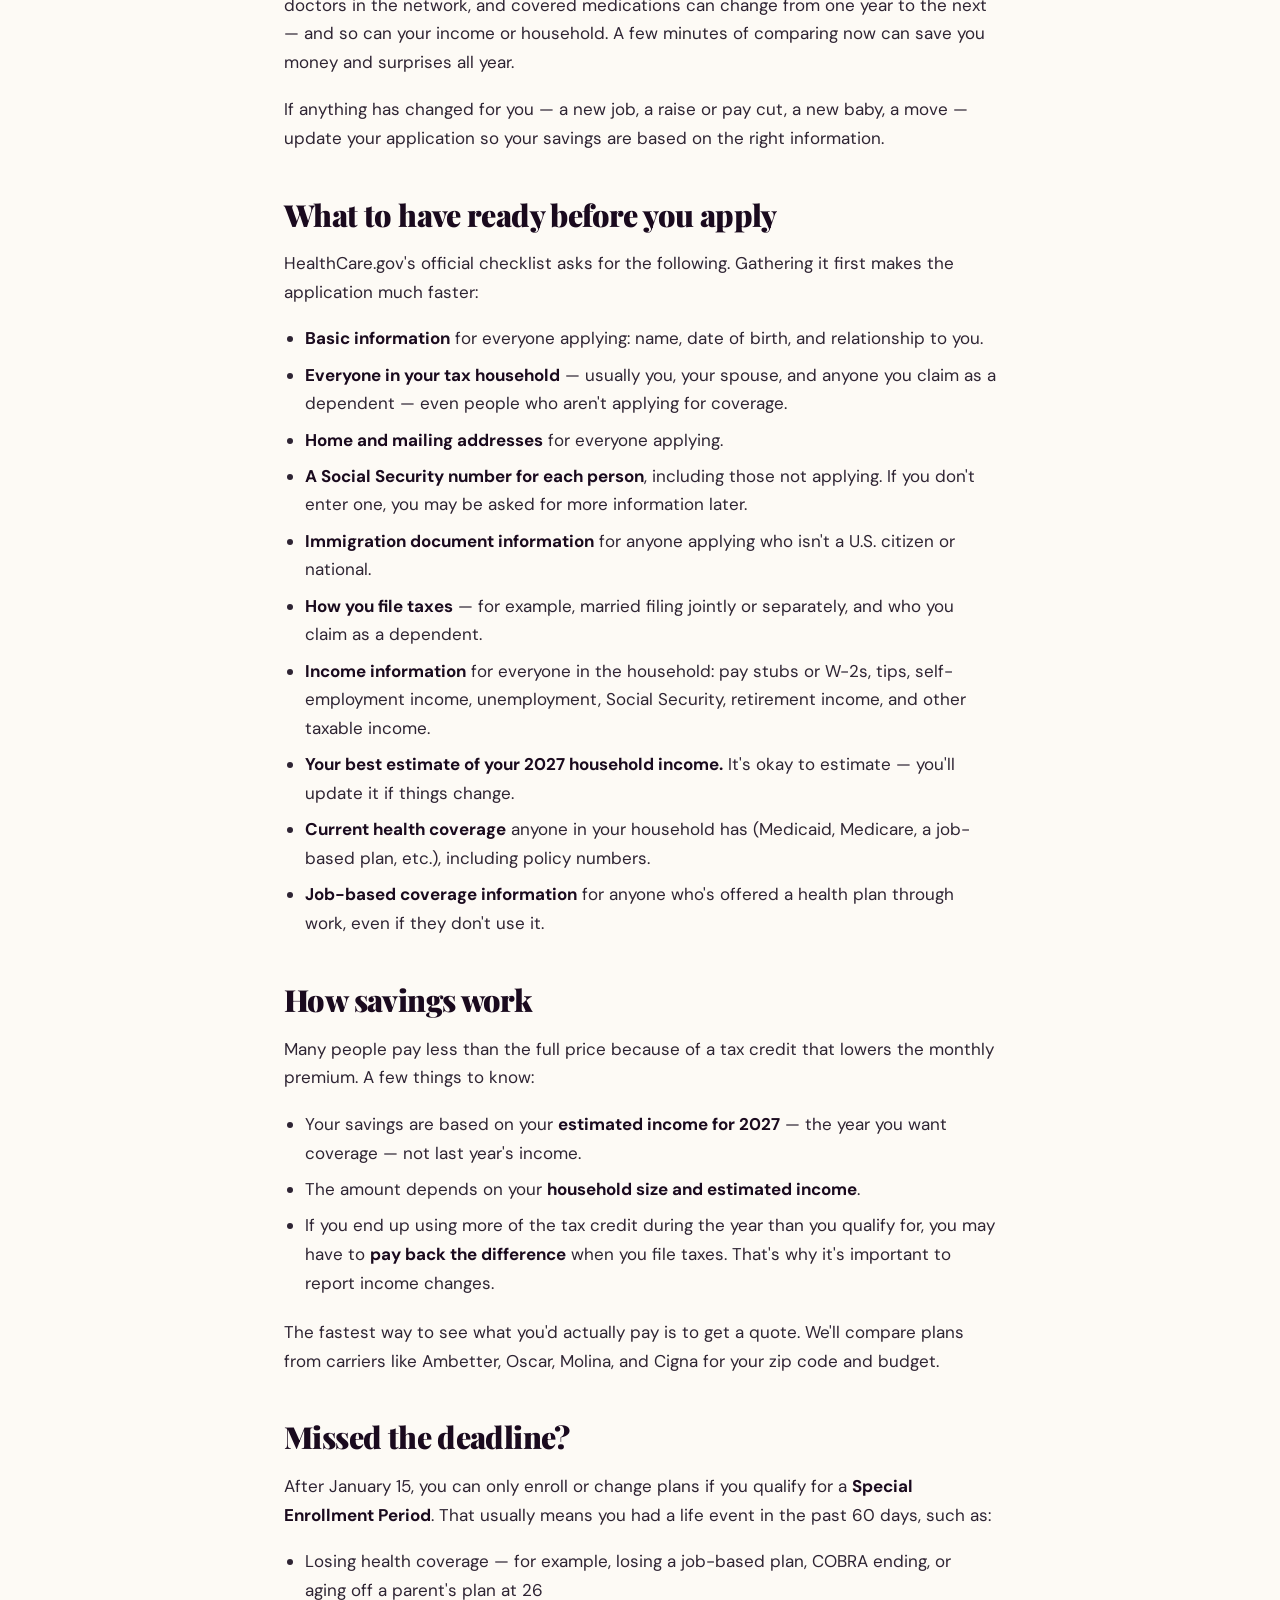
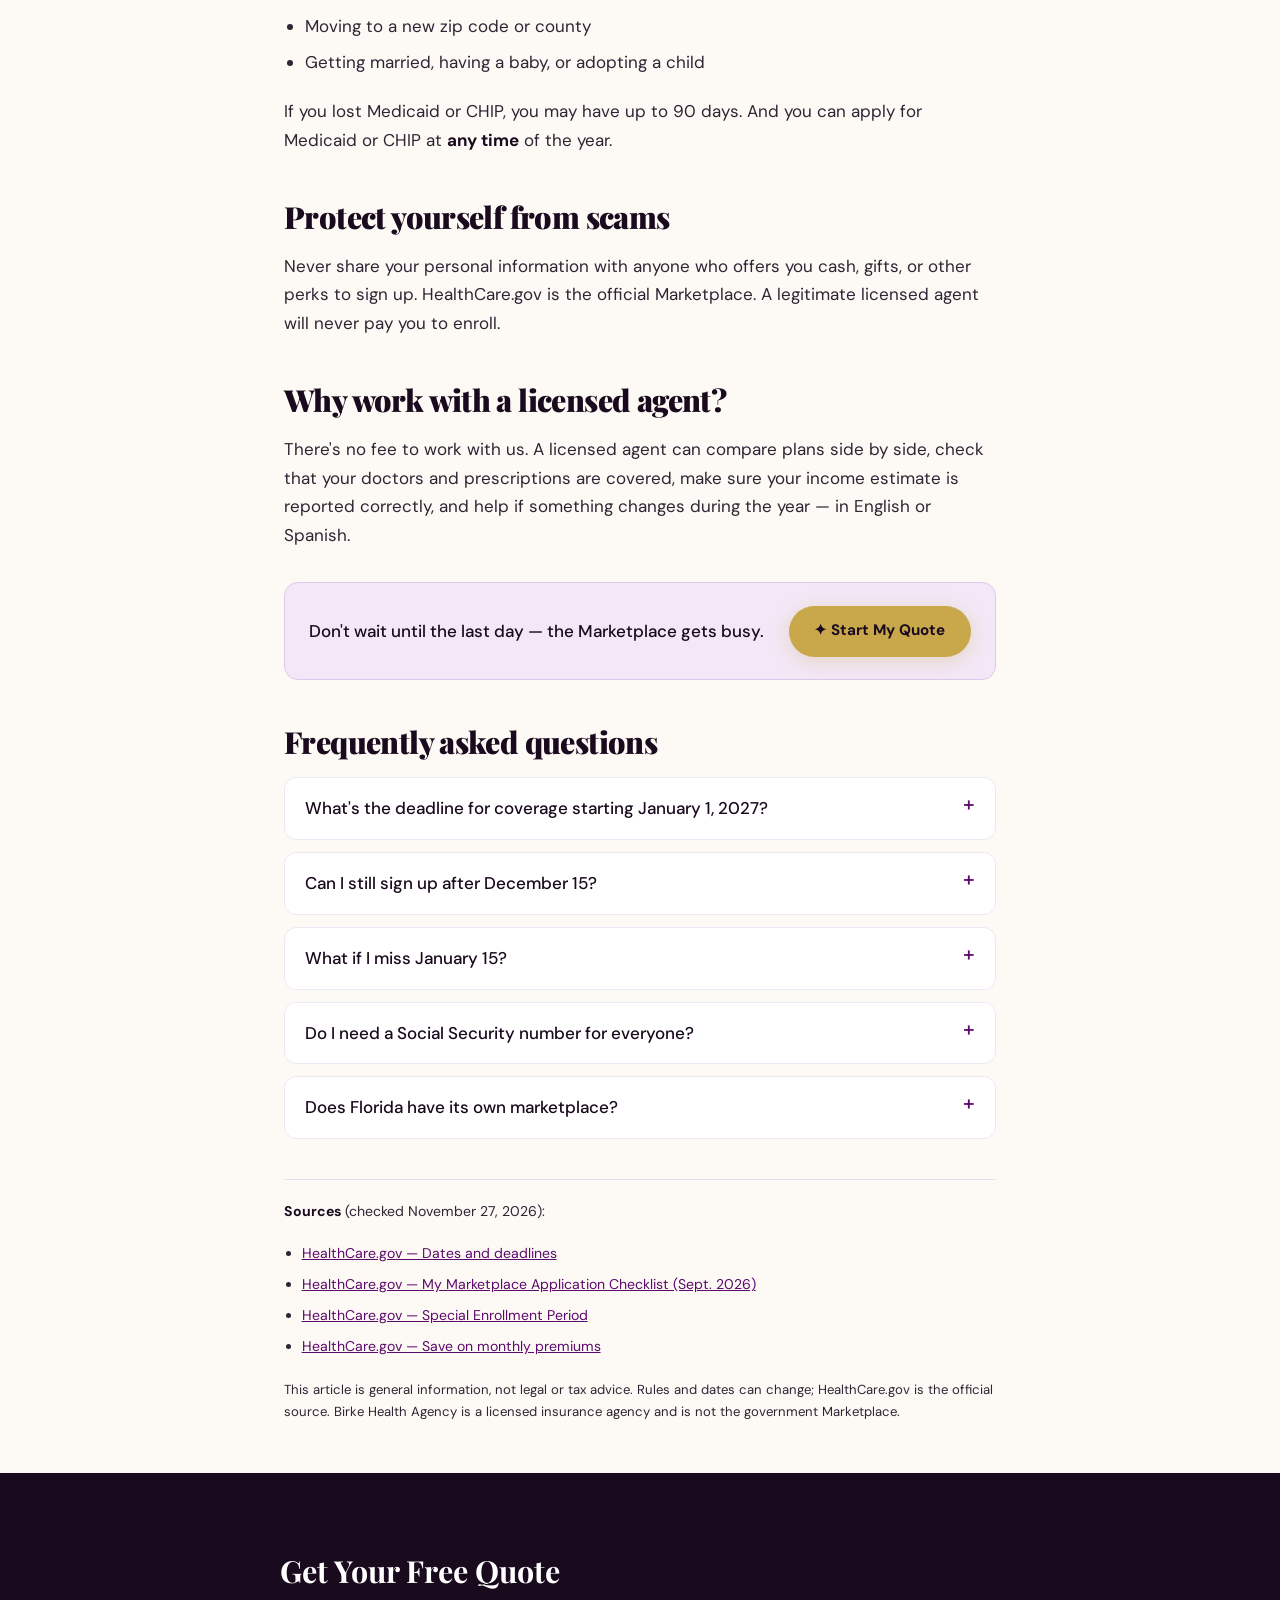
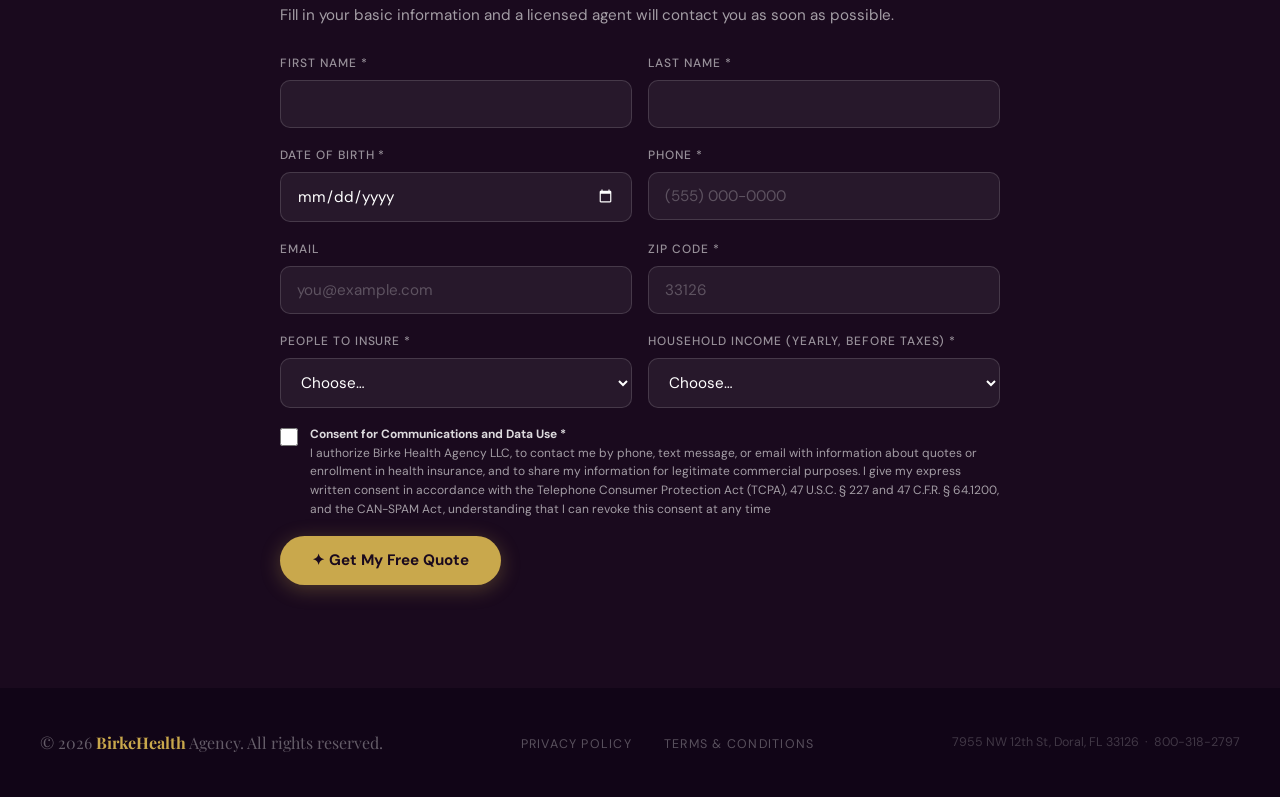
<file: blog/open-enrollment-2027-florida-deadlines.html>
<!DOCTYPE html>
<html lang="en">
<head>
  <meta charset="UTF-8">
  <meta name="viewport" content="width=device-width, initial-scale=1.0">
  <title>Florida Open Enrollment 2027: Enroll by Dec 15 for Jan 1 Coverage | Birke Health</title>
  <meta name="description" content="Florida Open Enrollment for 2027 health insurance: enroll by December 15 for coverage starting January 1, or by January 15 for February 1. Key dates, what to have ready, and what to do if you miss it.">
  <link rel="canonical" href="https://birkehealth.com/blog/open-enrollment-2027-florida-deadlines.html">
  <meta property="og:type" content="article">
  <meta property="og:site_name" content="Birke Health Agency">
  <meta property="og:locale" content="en_US">
  <meta property="og:url" content="https://birkehealth.com/blog/open-enrollment-2027-florida-deadlines.html">
  <meta property="og:title" content="Florida Open Enrollment 2027: Enroll by Dec 15 for Jan 1 Coverage">
  <meta property="og:description" content="Key dates for 2027 health insurance in Florida, what to have ready, and what to do if you miss the deadline.">
  <meta property="og:image" content="https://birkehealth.com/og-image.png">
  <meta property="og:image:width" content="1200">
  <meta property="og:image:height" content="630">
  <meta name="twitter:card" content="summary_large_image">
  <link rel="preconnect" href="https://fonts.googleapis.com">
  <link rel="preconnect" href="https://fonts.gstatic.com" crossorigin>
  <link href="https://fonts.googleapis.com/css2?family=Playfair+Display:wght@700;900&family=DM+Sans:wght@300;400;500;700&display=swap" rel="stylesheet">
  <link rel="stylesheet" href="blog.css">
  <script type="application/ld+json">
  {
    "@context": "https://schema.org",
    "@type": "Article",
    "headline": "Florida Open Enrollment 2027: Enroll by Dec 15 for Jan 1 Coverage",
    "datePublished": "2026-11-27",
    "dateModified": "2026-11-27",
    "inLanguage": "en-US",
    "image": "https://birkehealth.com/og-image.png",
    "author": { "@type": "Organization", "name": "Birke Health Agency" },
    "publisher": { "@type": "Organization", "name": "Birke Health Agency", "logo": { "@type": "ImageObject", "url": "https://birkehealth.com/logo.webp" } },
    "mainEntityOfPage": "https://birkehealth.com/blog/open-enrollment-2027-florida-deadlines.html"
  }
  </script>
  <script type="application/ld+json">
  {
    "@context": "https://schema.org",
    "@type": "FAQPage",
    "mainEntity": [
      { "@type": "Question", "name": "What is the deadline to get health insurance starting January 1, 2027 in Florida?",
        "acceptedAnswer": { "@type": "Answer", "text": "December 15, 2026. Floridians use HealthCare.gov, and plans chosen by December 15 start January 1 once you pay your first premium." } },
      { "@type": "Question", "name": "Can I still enroll after December 15?",
        "acceptedAnswer": { "@type": "Answer", "text": "Yes. Open Enrollment ends January 15, 2027. If you enroll between December 16 and January 15, coverage starts February 1 once you pay your first premium." } },
      { "@type": "Question", "name": "What if I miss January 15?",
        "acceptedAnswer": { "@type": "Answer", "text": "After January 15 you can only enroll if you qualify for a Special Enrollment Period, usually because of a life event like losing coverage, moving, getting married, or having a baby in the past 60 days. You can apply for Medicaid or CHIP at any time." } },
      { "@type": "Question", "name": "Does a licensed agent cost extra?",
        "acceptedAnswer": { "@type": "Answer", "text": "There is no fee to work with Birke Health Agency. We help you compare plans and enroll." } }
    ]
  }
  </script>
  <script src="../tracking.js"></script>
</head>
<body>

  <nav class="site-nav">
    <a href="/" class="nav-logo-img"><img src="../logo.webp" alt="Birkehealth.com – Insurance Made Easy"></a>
    <ul class="nav-links" id="navLinks">
      <li><a href="../about-us.html">About</a></li>
      <li><a href="../learn.html">Learn</a></li>
      <li><a href="./" class="active">Blog</a></li>
      <li><a href="#quote" class="nav-cta">Get a Quote</a></li>
    </ul>
    <button class="hamburger" aria-label="Menu" id="menuBtn"><span></span><span></span><span></span></button>
  </nav>

  <header class="page-hero">
    <p class="page-hero-label">Open Enrollment 2027</p>
    <h1>Florida Open Enrollment 2027: Enroll by Dec 15 for Coverage on Jan 1</h1>
    <p>Key dates, what to have ready, and what to do if you miss the deadline — in plain English.</p>
    <p class="meta">By Birke Health Agency · Updated November 27, 2026</p>
  </header>

  <main class="article">

    <div class="answer-box">
      <p class="label">The short answer</p>
      <p>If you live in Florida and want health insurance that starts <strong>January 1, 2027</strong>, pick a plan by <strong>December 15, 2026</strong>. You can still enroll until <strong>January 15, 2027</strong>, but then your coverage won't start until <strong>February 1</strong>. Either way, coverage only starts once you pay your first premium.</p>
    </div>

    <p>Every year, Open Enrollment is the main window to sign up for, renew, or change a Marketplace (Obamacare/ACA) health plan. Florida uses <a href="https://www.healthcare.gov/" rel="noopener">HealthCare.gov</a>, so these are the dates that apply to you.</p>

    <h2>Key dates for 2027 coverage</h2>
    <table class="dates">
      <thead><tr><th>Date</th><th>What happens</th></tr></thead>
      <tbody>
        <tr><td>Nov 1, 2026</td><td>Open Enrollment starts. First day to enroll in, renew, or change a plan for 2027.</td></tr>
        <tr class="hl"><td>Dec 15, 2026</td><td><strong>Last day to enroll or change plans for coverage starting January 1.</strong></td></tr>
        <tr><td>Jan 1, 2027</td><td>Coverage starts for people who enrolled by December 15 and paid their first premium.</td></tr>
        <tr class="hl"><td>Jan 15, 2027</td><td><strong>Open Enrollment ends.</strong> Last day to enroll or change plans for 2027.</td></tr>
        <tr><td>Feb 1, 2027</td><td>Coverage starts for people who enrolled December 16 – January 15 and paid their first premium.</td></tr>
      </tbody>
    </table>

    <div class="inline-cta">
      <p>Want help picking a plan before December 15?</p>
      <a href="#quote" class="btn-gold">✦ Get My Free Quote</a>
    </div>

    <h2>Already have a Marketplace plan?</h2>
    <p>Open Enrollment is also your chance to <strong>review and change</strong> your current plan. Prices, doctors in the network, and covered medications can change from one year to the next — and so can your income or household. A few minutes of comparing now can save you money and surprises all year.</p>
    <p>If anything has changed for you — a new job, a raise or pay cut, a new baby, a move — update your application so your savings are based on the right information.</p>

    <h2>What to have ready before you apply</h2>
    <p>HealthCare.gov's official checklist asks for the following. Gathering it first makes the application much faster:</p>
    <ul>
      <li><strong>Basic information</strong> for everyone applying: name, date of birth, and relationship to you.</li>
      <li><strong>Everyone in your tax household</strong> — usually you, your spouse, and anyone you claim as a dependent — even people who aren't applying for coverage.</li>
      <li><strong>Home and mailing addresses</strong> for everyone applying.</li>
      <li><strong>A Social Security number for each person</strong>, including those not applying. If you don't enter one, you may be asked for more information later.</li>
      <li><strong>Immigration document information</strong> for anyone applying who isn't a U.S. citizen or national.</li>
      <li><strong>How you file taxes</strong> — for example, married filing jointly or separately, and who you claim as a dependent.</li>
      <li><strong>Income information</strong> for everyone in the household: pay stubs or W-2s, tips, self-employment income, unemployment, Social Security, retirement income, and other taxable income.</li>
      <li><strong>Your best estimate of your 2027 household income.</strong> It's okay to estimate — you'll update it if things change.</li>
      <li><strong>Current health coverage</strong> anyone in your household has (Medicaid, Medicare, a job-based plan, etc.), including policy numbers.</li>
      <li><strong>Job-based coverage information</strong> for anyone who's offered a health plan through work, even if they don't use it.</li>
    </ul>

    <h2>How savings work</h2>
    <p>Many people pay less than the full price because of a tax credit that lowers the monthly premium. A few things to know:</p>
    <ul>
      <li>Your savings are based on your <strong>estimated income for 2027</strong> — the year you want coverage — not last year's income.</li>
      <li>The amount depends on your <strong>household size and estimated income</strong>.</li>
      <li>If you end up using more of the tax credit during the year than you qualify for, you may have to <strong>pay back the difference</strong> when you file taxes. That's why it's important to report income changes.</li>
    </ul>
    <p>The fastest way to see what you'd actually pay is to get a quote. We'll compare plans from carriers like Ambetter, Oscar, Molina, and Cigna for your zip code and budget.</p>

    <h2>Missed the deadline?</h2>
    <p>After January 15, you can only enroll or change plans if you qualify for a <strong>Special Enrollment Period</strong>. That usually means you had a life event in the past 60 days, such as:</p>
    <ul>
      <li>Losing health coverage — for example, losing a job-based plan, COBRA ending, or aging off a parent's plan at 26</li>
      <li>Moving to a new zip code or county</li>
      <li>Getting married, having a baby, or adopting a child</li>
    </ul>
    <p>If you lost Medicaid or CHIP, you may have up to 90 days. And you can apply for Medicaid or CHIP at <strong>any time</strong> of the year.</p>

    <h2>Protect yourself from scams</h2>
    <p>Never share your personal information with anyone who offers you cash, gifts, or other perks to sign up. HealthCare.gov is the official Marketplace. A legitimate licensed agent will never pay you to enroll.</p>

    <h2>Why work with a licensed agent?</h2>
    <p>There's no fee to work with us. A licensed agent can compare plans side by side, check that your doctors and prescriptions are covered, make sure your income estimate is reported correctly, and help if something changes during the year — in English or Spanish.</p>

    <div class="inline-cta">
      <p>Don't wait until the last day — the Marketplace gets busy.</p>
      <a href="#quote" class="btn-gold">✦ Start My Quote</a>
    </div>

    <h2>Frequently asked questions</h2>
    <div class="faq">
      <details><summary>What's the deadline for coverage starting January 1, 2027?</summary><p>December 15, 2026. Your plan starts January 1 once you pay your first premium.</p></details>
      <details><summary>Can I still sign up after December 15?</summary><p>Yes — until January 15, 2027. Plans chosen December 16 through January 15 start February 1.</p></details>
      <details><summary>What if I miss January 15?</summary><p>You'll need a Special Enrollment Period, usually from a life event in the past 60 days (like losing coverage, moving, marriage, or a new baby). You can apply for Medicaid or CHIP any time.</p></details>
      <details><summary>Do I need a Social Security number for everyone?</summary><p>The application asks for one for each person in your household, even those not applying. If someone doesn't have one or you don't enter it, you may be asked for more information later.</p></details>
      <details><summary>Does Florida have its own marketplace?</summary><p>No. Florida uses HealthCare.gov, so the federal dates above apply.</p></details>
    </div>

    <div class="sources">
      <p><strong>Sources</strong> (checked November 27, 2026):</p>
      <ul>
        <li><a href="https://www.healthcare.gov/quick-guide/dates-and-deadlines/" rel="noopener">HealthCare.gov — Dates and deadlines</a></li>
        <li><a href="https://www.healthcare.gov/downloads/apply-for-or-renew-coverage.pdf" rel="noopener">HealthCare.gov — My Marketplace Application Checklist (Sept. 2026)</a></li>
        <li><a href="https://www.healthcare.gov/coverage-outside-open-enrollment/special-enrollment-period/" rel="noopener">HealthCare.gov — Special Enrollment Period</a></li>
        <li><a href="https://www.healthcare.gov/lower-costs/save-on-monthly-premiums/" rel="noopener">HealthCare.gov — Save on monthly premiums</a></li>
      </ul>
      <p class="disclaimer">This article is general information, not legal or tax advice. Rules and dates can change; HealthCare.gov is the official source. Birke Health Agency is a licensed insurance agency and is not the government Marketplace.</p>
    </div>
  </main>

  <section class="contact-section">
    <div id="quote" class="quote-wrap">
      <h2 class="quote-title">Get Your Free Quote</h2>
      <p class="quote-intro">Fill in your basic information and a licensed agent will contact you as soon as possible.</p>
      <form class="contact-form quote-form" data-site="birke" data-lang="en"
            data-endpoint="https://bha-crm.onrender.com/api/public/quote-request" novalidate>
        <div class="form-row">
          <div class="form-group"><label for="q-first">First name *</label><input type="text" id="q-first" name="firstName" autocomplete="given-name" maxlength="60"></div>
          <div class="form-group"><label for="q-last">Last name *</label><input type="text" id="q-last" name="lastName" autocomplete="family-name" maxlength="60"></div>
        </div>
        <div class="form-row">
          <div class="form-group"><label for="q-dob">Date of birth *</label><input type="date" id="q-dob" name="dob" autocomplete="bday" min="1900-01-01"></div>
          <div class="form-group"><label for="q-phone">Phone *</label><input type="tel" id="q-phone" name="phone" autocomplete="tel" inputmode="tel" placeholder="(555) 000-0000" maxlength="20"></div>
        </div>
        <div class="form-row">
          <div class="form-group"><label for="q-email">Email</label><input type="email" id="q-email" name="email" autocomplete="email" placeholder="you@example.com" maxlength="120"></div>
          <div class="form-group"><label for="q-zip">Zip code *</label><input type="text" id="q-zip" name="zip" autocomplete="postal-code" inputmode="numeric" maxlength="5" placeholder="33126"></div>
        </div>
        <div class="form-row">
          <div class="form-group"><label for="q-people">People to insure *</label>
            <select id="q-people" name="people"><option value="">Choose…</option><option value="1">1 – Individual</option><option value="2">2 – People</option><option value="3+">3 or more – Family plan</option></select></div>
          <div class="form-group"><label for="q-income">Household income (yearly, before taxes) *</label>
            <select id="q-income" name="income"><option value="">Choose…</option><option value="0-21000">$0 – $21,000</option><option value="21000-45000">$21,000 – $45,000</option><option value="45000-80000">$45,000 – $80,000</option><option value="80000+">$80,000 or more</option></select></div>
        </div>
        <div class="quote-hp" aria-hidden="true"><label for="q-company">Company</label><input type="text" id="q-company" name="company" tabindex="-1" autocomplete="off"></div>
        <div class="quote-consent">
          <label>
            <input type="checkbox" name="consent">
            <span><strong>Consent for Communications and Data Use *</strong><br>
            I authorize Birke Health Agency LLC, to contact me by phone, text message, or email with information about quotes or enrollment in health insurance, and to share my information for legitimate commercial purposes. I give my express written consent in accordance with the Telephone Consumer Protection Act (TCPA), 47 U.S.C. § 227 and 47 C.F.R. § 64.1200, and the CAN-SPAM Act, understanding that I can revoke this consent at any time</span>
          </label>
        </div>
        <button type="submit" class="btn-form">✦ Get My Free Quote</button>
        <p class="quote-status" role="alert"></p>
      </form>
      <div class="form-success quote-success" tabindex="-1" hidden>
        ✅ Thank you! A licensed agent will contact you soon.<br>
        Need help now? Call <a href="tel:8003182797">800-318-2797</a>.
      </div>
    </div>
  </section>

  <footer>
    <div class="footer-inner">
      <p class="footer-brand">© 2026 <strong>BirkeHealth</strong> Agency. All rights reserved.</p>
      <ul class="footer-links">
        <li><a href="../privacy-policy.html">Privacy Policy</a></li>
        <li><a href="../terms-and-conditions.html">Terms &amp; Conditions</a></li>
      </ul>
      <p class="footer-copy">7955 NW 12th St, Doral, FL 33126 &nbsp;·&nbsp; <a href="tel:8003182797">800-318-2797</a></p>
    </div>
  </footer>

  <script src="../quote-form.js" defer></script>
  <script>
    document.getElementById('menuBtn').addEventListener('click', function () {
      document.getElementById('navLinks').classList.toggle('open');
    });
  </script>
</body>
</html>
</file>
<file: blog/blog.css>
/* Birke Health — blog styles (shared by /blog/ pages) */
:root {
  --plum: #5C0A6B; --plum-light: #7B0E8F; --plum-pale: #f3e8f7;
  --gold: #C9A84C; --gold-light: #f0d88a; --cream: #FDFAF5; --ink: #1A0A1E; --muted: #6B6070; --white: #ffffff;
  --font-display: 'Playfair Display', Georgia, serif;
  --font-body: 'DM Sans', sans-serif;
}
*, *::before, *::after { box-sizing: border-box; margin: 0; padding: 0; }
html { scroll-behavior: smooth; }
body { font-family: var(--font-body); background: var(--cream); color: var(--ink); font-size: 17px; line-height: 1.7; }

/* NAV */
.site-nav { position: sticky; top: 0; z-index: 100; background: var(--white); border-bottom: 1px solid #e8dff0; padding: 0 2rem; display: flex; align-items: center; justify-content: space-between; height: 68px; }
.nav-logo-img img { height: 48px; width: auto; display: block; }
.nav-links { display: flex; gap: 2rem; list-style: none; }
.nav-links a { text-decoration: none; color: var(--muted); font-size: 0.85rem; font-weight: 500; letter-spacing: 0.06em; text-transform: uppercase; transition: color 0.2s; }
.nav-links a:hover, .nav-links a.active { color: var(--plum); }
.nav-cta { background: var(--plum); color: var(--white) !important; padding: 0.55rem 1.4rem; border-radius: 50px; }
.nav-cta:hover { background: var(--plum-light); }
.hamburger { display: none; background: none; border: none; cursor: pointer; padding: 0.5rem; flex-direction: column; gap: 5px; }
.hamburger span { display: block; width: 24px; height: 2px; background: var(--plum); }

/* HERO */
.page-hero { background: radial-gradient(ellipse at 50% 50%, #7B0E8F 0%, #3a0045 100%); padding: 4rem 2rem 3.5rem; text-align: center; }
.page-hero-label { display: inline-flex; align-items: center; gap: 0.5rem; font-size: 0.75rem; font-weight: 500; letter-spacing: 0.12em; text-transform: uppercase; color: var(--gold); margin-bottom: 1rem; }
.page-hero h1 { font-family: var(--font-display); font-size: clamp(2rem, 4.2vw, 3.1rem); font-weight: 900; color: var(--white); letter-spacing: -0.02em; line-height: 1.12; max-width: 900px; margin: 0 auto; }
.page-hero p { color: rgba(255,255,255,0.72); font-size: 1.05rem; font-weight: 300; margin: 1rem auto 0; max-width: 620px; }
.page-hero .meta { font-size: 0.85rem; color: rgba(255,255,255,0.55); margin-top: 1.25rem; }

/* ARTICLE */
.article { max-width: 760px; margin: 0 auto; padding: 3rem 1.5rem 2rem; }
.article h2 { font-family: var(--font-display); font-size: clamp(1.45rem, 2.6vw, 1.9rem); font-weight: 900; color: var(--ink); letter-spacing: -0.02em; line-height: 1.2; margin: 2.75rem 0 1rem; }
.article h3 { font-family: var(--font-display); font-size: 1.15rem; color: var(--plum); margin: 1.75rem 0 0.5rem; }
.article p { margin-bottom: 1.1rem; color: #2e2433; }
.article ul, .article ol { margin: 0 0 1.25rem 1.3rem; color: #2e2433; }
.article li { margin-bottom: 0.45rem; }
.article a { color: var(--plum); }
.article strong { color: var(--ink); }

.answer-box { background: var(--white); border: 1px solid #e3d3ec; border-left: 5px solid var(--gold); border-radius: 12px; padding: 1.4rem 1.5rem; margin: 0 0 2rem; }
.answer-box .label { font-size: 0.72rem; letter-spacing: 0.14em; text-transform: uppercase; color: var(--plum); font-weight: 500; margin-bottom: 0.4rem; }
.answer-box p:last-child { margin-bottom: 0; }

.dates { width: 100%; border-collapse: collapse; margin: 0.5rem 0 1.5rem; background: var(--white); border-radius: 12px; overflow: hidden; box-shadow: 0 2px 14px rgba(92,10,107,0.06); }
.dates th, .dates td { padding: 0.85rem 1rem; text-align: left; border-bottom: 1px solid #efe7f3; vertical-align: top; }
.dates th { background: var(--plum); color: var(--white); font-weight: 500; font-size: 0.85rem; letter-spacing: 0.04em; }
.dates td:first-child { font-weight: 700; color: var(--plum); white-space: nowrap; }
.dates tr.hl td { background: #fbf5e6; }

.inline-cta { background: var(--plum-pale); border: 1px solid #ddc8ea; border-radius: 14px; padding: 1.4rem 1.5rem; margin: 2rem 0; display: flex; flex-wrap: wrap; align-items: center; justify-content: space-between; gap: 1rem; }
.inline-cta p { margin: 0; font-weight: 500; color: var(--ink); }
.btn-gold { display: inline-flex; align-items: center; gap: 0.5rem; background: var(--gold); color: var(--ink) !important; padding: 0.8rem 1.6rem; border-radius: 50px; font-weight: 700; font-size: 0.95rem; text-decoration: none; box-shadow: 0 4px 20px rgba(201,168,76,0.3); }
.btn-gold:hover { transform: translateY(-2px); }

.faq details { background: var(--white); border: 1px solid #ede8f5; border-radius: 12px; margin-bottom: 0.75rem; padding: 0 1.25rem; }
.faq summary { cursor: pointer; padding: 1rem 0; font-weight: 500; color: var(--ink); list-style: none; display: flex; justify-content: space-between; gap: 1rem; }
.faq summary::after { content: '+'; color: var(--plum); font-size: 1.3rem; line-height: 1; }
.faq details[open] summary::after { content: '–'; }
.faq details p { padding-bottom: 1rem; margin: 0; color: var(--muted); }

.sources { font-size: 0.88rem; color: var(--muted); border-top: 1px solid #e8dff0; margin-top: 2.5rem; padding-top: 1.25rem; }
.sources ul { margin-left: 1.1rem; }
.disclaimer { font-size: 0.82rem; color: var(--muted); margin-top: 1rem; }

/* BLOG INDEX */
.post-list { max-width: 900px; margin: 0 auto; padding: 3rem 1.5rem 4rem; display: grid; gap: 1.25rem; }
.post-card { display: block; background: var(--white); border: 1px solid #ede8f5; border-radius: 16px; padding: 1.6rem 1.75rem; text-decoration: none; color: var(--ink); transition: transform 0.2s, box-shadow 0.2s, border-color 0.2s; }
.post-card:hover { transform: translateY(-3px); box-shadow: 0 12px 32px rgba(92,10,107,0.1); border-color: var(--plum); }
.post-card .tag { font-size: 0.72rem; letter-spacing: 0.12em; text-transform: uppercase; color: var(--plum); font-weight: 500; }
.post-card h2 { font-family: var(--font-display); font-size: 1.4rem; line-height: 1.25; margin: 0.35rem 0 0.5rem; }
.post-card p { color: var(--muted); font-size: 0.95rem; }
.post-card .more { color: var(--plum); font-weight: 500; font-size: 0.9rem; margin-top: 0.6rem; display: inline-block; }

/* QUOTE SECTION (dark) */
section.contact-section { background: var(--ink); padding: 4.5rem 1.5rem; }
.quote-wrap { max-width: 720px; margin: 0 auto; scroll-margin-top: 90px; }
.quote-title { font-family: var(--font-display); font-size: 1.9rem; color: var(--white); margin-bottom: 0.4rem; }
.quote-intro { color: rgba(255,255,255,0.6); font-size: 0.95rem; margin-bottom: 1.5rem; }
.contact-form { display: flex; flex-direction: column; gap: 1.1rem; }
.form-row { display: grid; grid-template-columns: 1fr 1fr; gap: 1rem; }
.form-group { display: flex; flex-direction: column; gap: 0.4rem; }
.form-group label { font-size: 0.75rem; font-weight: 500; letter-spacing: 0.08em; text-transform: uppercase; color: rgba(255,255,255,0.55); }
.form-group input, .form-group select { background: rgba(255,255,255,0.06); border: 1px solid rgba(255,255,255,0.14); border-radius: 10px; padding: 0.8rem 1rem; color: var(--white); font-family: var(--font-body); font-size: 0.95rem; outline: none; }
.form-group input::placeholder { color: rgba(255,255,255,0.25); }
.form-group input:focus, .form-group select:focus { border-color: var(--gold); }
.form-group select option { color: var(--ink); }
.form-group input[type="date"] { color-scheme: dark; }
.quote-consent label { display: flex; gap: 0.75rem; align-items: flex-start; font-size: 0.75rem; line-height: 1.55; color: rgba(255,255,255,0.6); cursor: pointer; }
.quote-consent strong { color: rgba(255,255,255,0.85); }
.quote-consent input { margin-top: 0.2rem; width: 18px; height: 18px; flex-shrink: 0; accent-color: var(--gold); }
.has-error input, .has-error select { border-color: #ff8a80 !important; }
.field-error { color: #ff8a80; font-size: 0.8rem; }
.quote-consent .field-error { display: block; margin: 0.4rem 0 0 1.9rem; }
.quote-status { color: #ff8a80; font-size: 0.9rem; min-height: 1em; }
.btn-form { display: inline-flex; align-items: center; justify-content: center; gap: 0.5rem; background: var(--gold); color: var(--ink); padding: 0.9rem 2rem; border-radius: 50px; font-weight: 700; font-size: 0.95rem; border: none; cursor: pointer; font-family: var(--font-body); align-self: flex-start; box-shadow: 0 4px 20px rgba(201,168,76,0.3); }
.btn-form:disabled { opacity: 0.6; cursor: wait; }
.quote-form[hidden] { display: none !important; }
.quote-hp { position: absolute; left: -10000px; width: 1px; height: 1px; overflow: hidden; }
.form-success { display: none; background: rgba(201,168,76,0.12); border: 1px solid var(--gold); border-radius: 12px; padding: 1.2rem; color: var(--gold); text-align: center; }
.quote-success:not([hidden]) { display: block; }
.quote-success a { color: var(--gold-light); }

/* FOOTER */
footer { background: #110517; padding: 2.5rem 2rem; }
.footer-inner { max-width: 1200px; margin: 0 auto; display: flex; flex-wrap: wrap; align-items: center; justify-content: space-between; gap: 1.5rem; }
.footer-brand { font-family: var(--font-display); font-size: 1rem; color: rgba(255,255,255,0.35); }
.footer-brand strong { color: var(--gold); }
.footer-links { display: flex; gap: 2rem; list-style: none; }
.footer-links a { font-size: 0.78rem; text-transform: uppercase; letter-spacing: 0.1em; color: rgba(255,255,255,0.3); text-decoration: none; }
.footer-links a:hover { color: var(--gold); }
.footer-copy { font-size: 0.78rem; color: rgba(255,255,255,0.2); }
.footer-copy a { color: inherit; text-decoration: none; }

@media (max-width: 760px) {
  .nav-links { display: none; }
  .nav-links.open { display: flex; flex-direction: column; position: absolute; top: 68px; left: 0; right: 0; background: #fff; padding: 1.5rem 2rem; border-bottom: 1px solid #ede8f5; gap: 1.2rem; }
  .hamburger { display: flex; }
  .form-row { grid-template-columns: 1fr; }
  .footer-inner { flex-direction: column; text-align: center; }
  .dates td:first-child { white-space: normal; }
}
</file>
